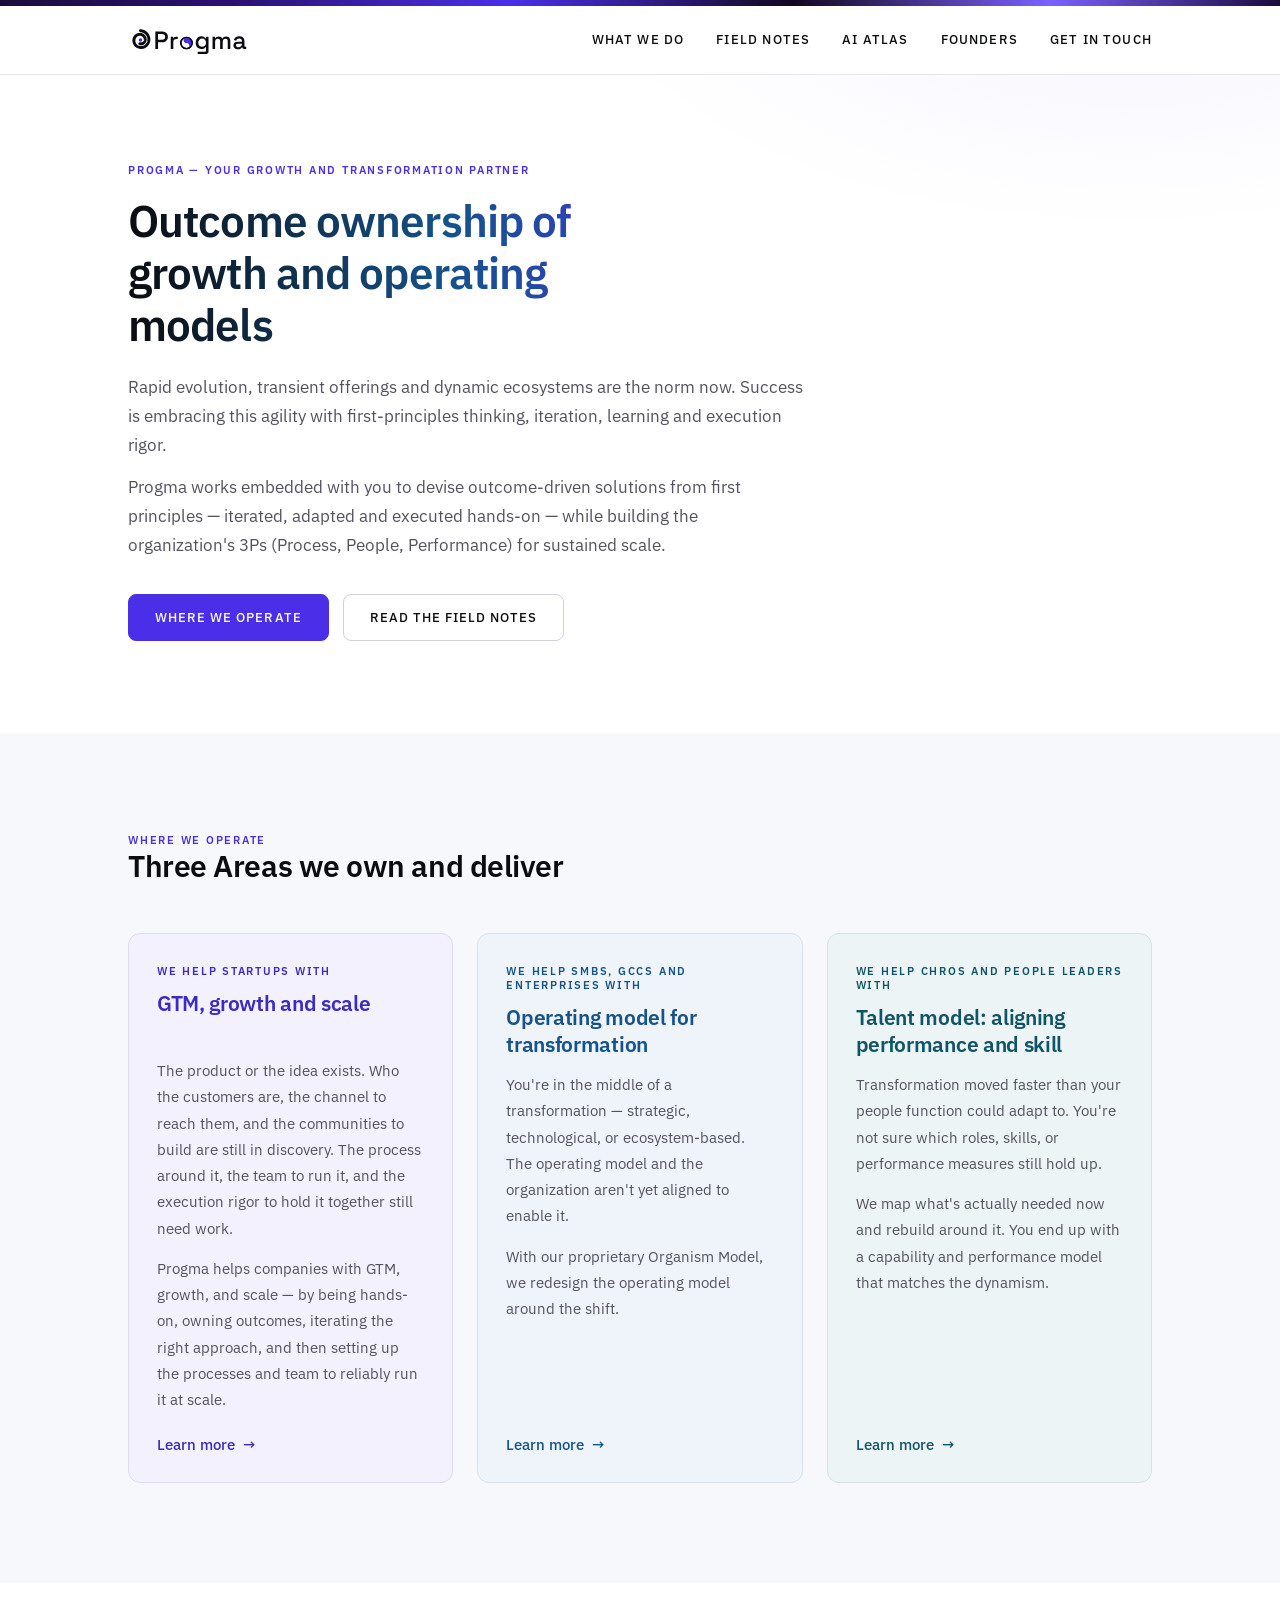
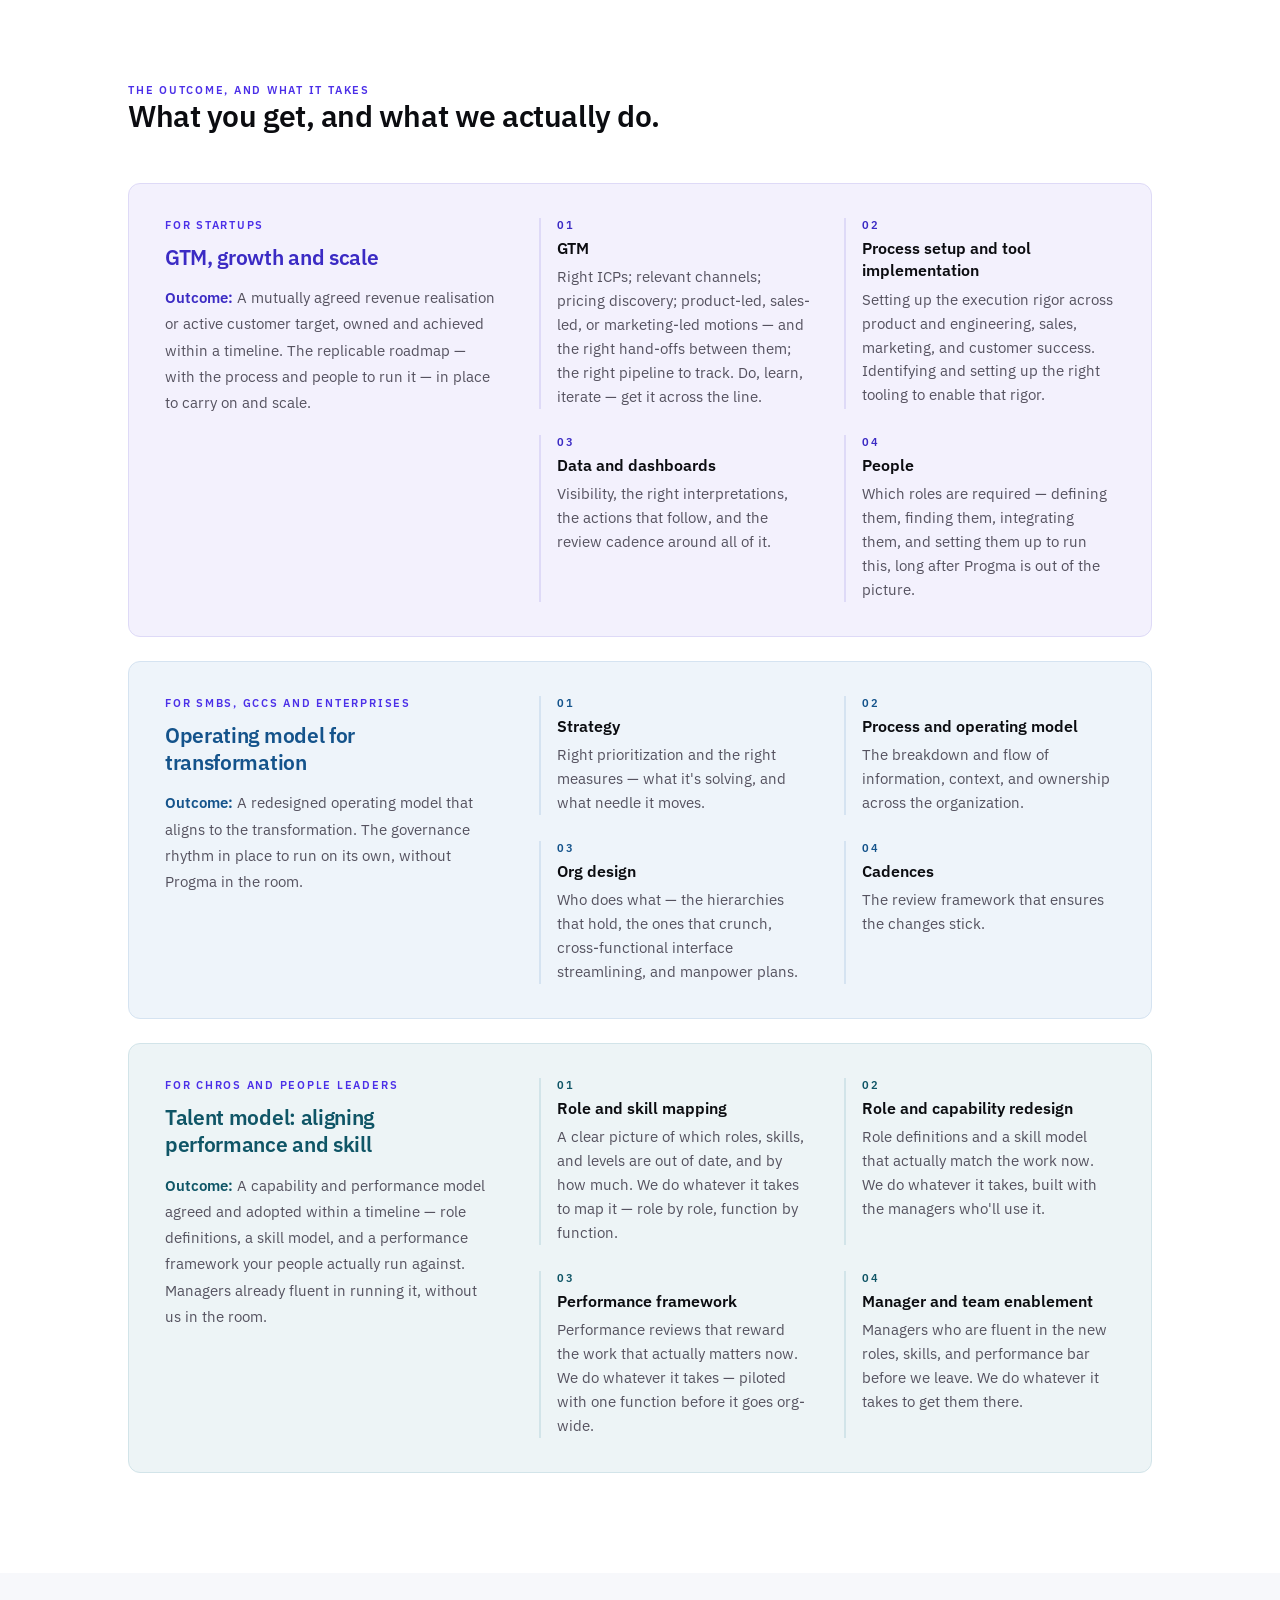
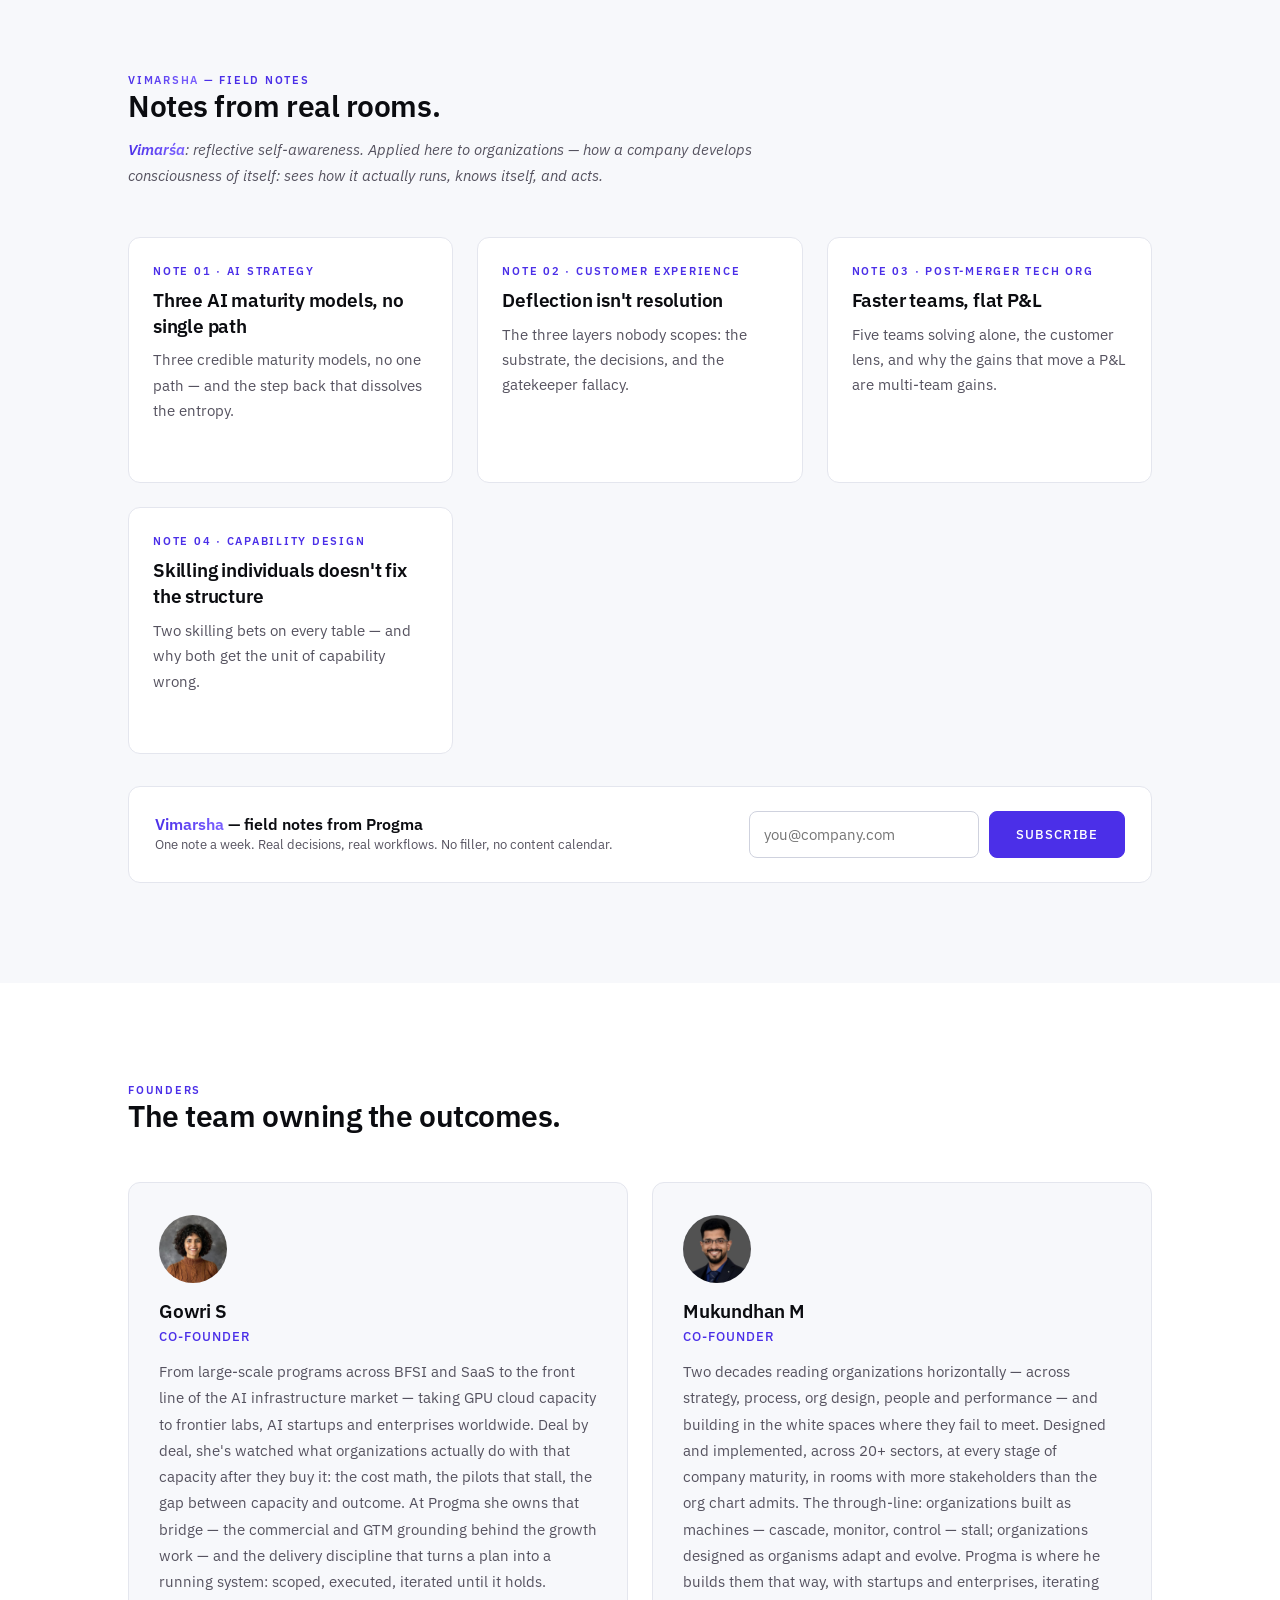
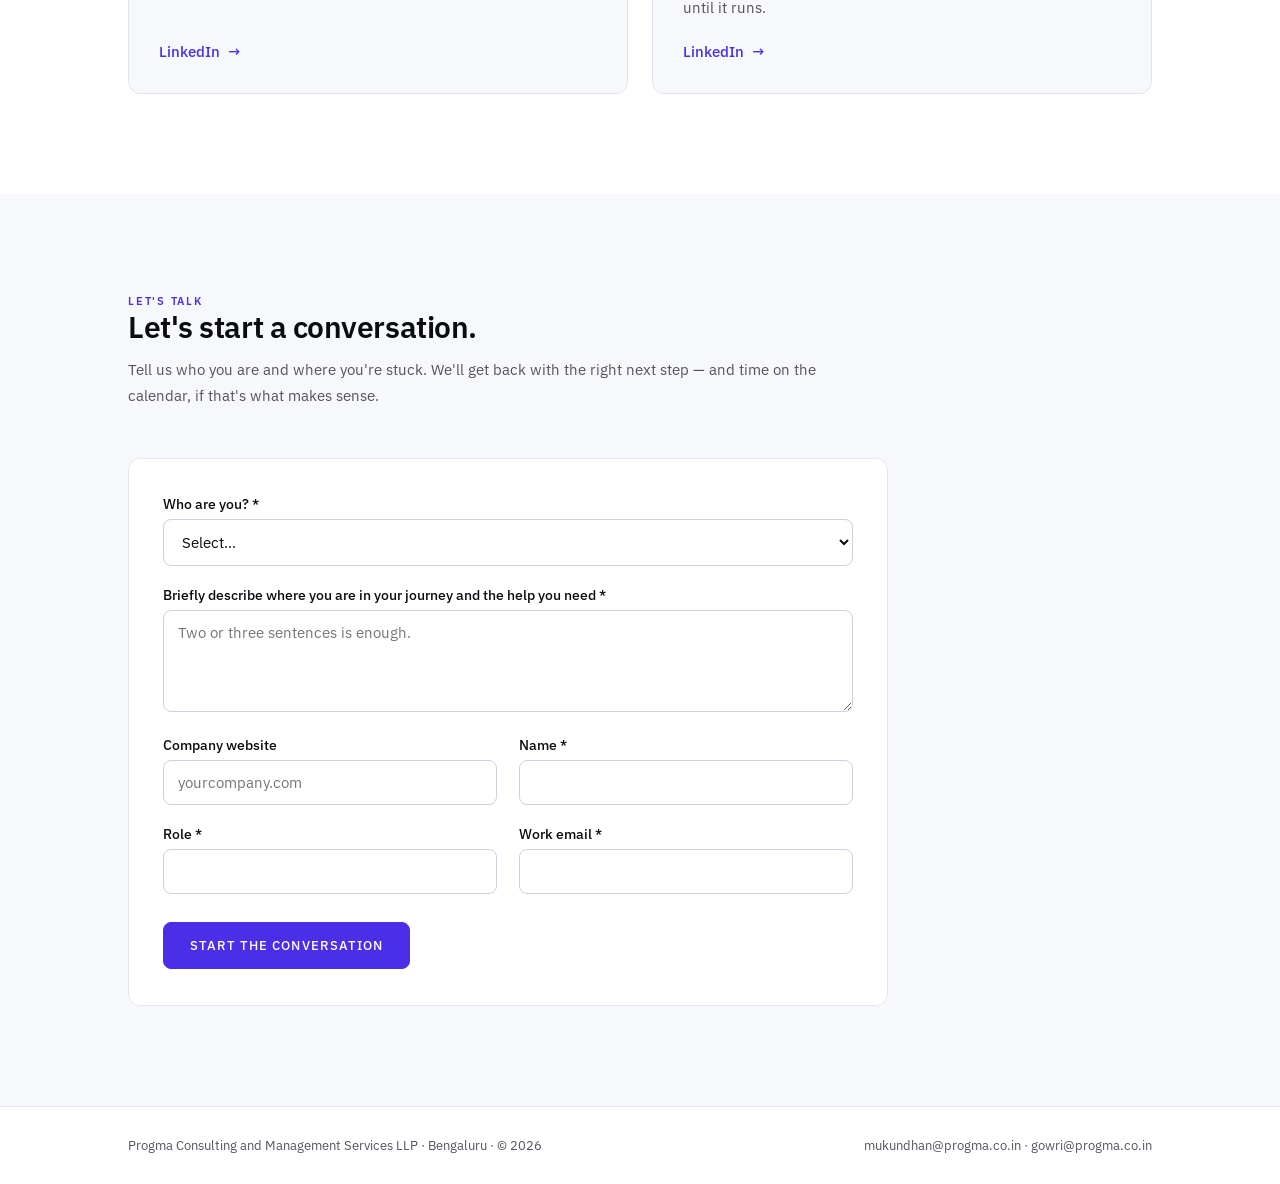
<file: index.html>
<!DOCTYPE html><html lang="en"><head><meta charset="utf-8"><meta name="viewport" content="width=device-width,initial-scale=1">
<title>Progma — outcome ownership of growth and operating models</title>
<meta name="description" content="Progma takes outcome ownership of growth and operating models — embedded with startups, SMBs, enterprises and people leaders, from first principles, iterated and executed hands-on. Bengaluru.">
<meta property="og:title" content="Progma — outcome ownership of growth and operating models"><meta property="og:description" content="Embedded with you — from first principles, iterated and executed hands-on. GTM and growth, operating model transformation, and talent models.">
<meta property="og:image" content="https://www.progma.co.in/assets/og.png"><meta property="og:type" content="website">
<meta property="og:url" content="https://www.progma.co.in/"><link rel="canonical" href="https://www.progma.co.in/">
<meta name="twitter:card" content="summary_large_image">
<link rel="icon" href="/assets/favicon-48.png"><link rel="apple-touch-icon" href="/assets/favicon-192.png">
<link rel="preconnect" href="https://fonts.googleapis.com"><link rel="preconnect" href="https://fonts.gstatic.com" crossorigin>
<link href="https://fonts.googleapis.com/css2?family=IBM+Plex+Sans:wght@400;500;600&display=swap" rel="stylesheet">
<link rel="stylesheet" href="https://assets.calendly.com/assets/external/widget.css">
<link rel="stylesheet" href="/assets/style.css"></head><body>
<div class="strip"></div>
<header><div class="hwrap">
<a href="/"><img class="logo" src="/assets/lockup-light.svg" alt="Progma"></a>
<nav><a href="#areas">What we do</a><a href="#notes">Field notes</a><a href="/atlas/">AI atlas</a><a href="#founders">Founders</a><a href="#read">Get in touch</a></nav>
</div></header>

<section class="hero"><div class="container">
<div class="label">Progma — your growth and transformation partner</div>
<h1>Outcome ownership of growth and operating models</h1>
<p class="lead measure">Rapid evolution, transient offerings and dynamic ecosystems are the norm now. Success is embracing this agility with first-principles thinking, iteration, learning and execution rigor.</p>
<p class="lead measure">Progma works embedded with you to devise outcome-driven solutions from first principles — iterated, adapted and executed hands-on — while building the organization's 3Ps (Process, People, Performance) for sustained scale.</p>
<div class="hero-ctas">
<a class="btn" href="#areas">Where we operate</a>
<a class="btn2" href="#notes">Read the field notes</a>
</div>
</div></section>

<section class="tint" id="areas"><div class="container">
<div class="sec-head"><div class="label">Where we operate</div>
<h2>Three Areas we own and deliver</h2></div>
<div class="grid3">

<a class="card t1" href="#offer-startups">
<div class="label">We help startups with</div>
<div class="card-title">GTM, growth and scale</div>
<p>The product or the idea exists. Who the customers are, the channel to reach them, and the communities to build are still in discovery. The process around it, the team to run it, and the execution rigor to hold it together still need work.</p>
<p>Progma helps companies with GTM, growth, and scale — by being hands-on, owning outcomes, iterating the right approach, and then setting up the processes and team to reliably run it at scale.</p>
<span class="card-link">Learn more <span class="arrow">&rarr;</span></span>
</a>

<a class="card t2" href="#offer-transformation">
<div class="label">We help SMBs, GCCs and enterprises with</div>
<div class="card-title">Operating model for transformation</div>
<p>You're in the middle of a transformation — strategic, technological, or ecosystem-based. The operating model and the organization aren't yet aligned to enable it.</p>
<p>With our proprietary Organism Model, we redesign the operating model around the shift.</p>
<span class="card-link">Learn more <span class="arrow">&rarr;</span></span>
</a>

<a class="card t3" href="#offer-talent">
<div class="label">We help CHROs and people leaders with</div>
<div class="card-title">Talent model: aligning performance and skill</div>
<p>Transformation moved faster than your people function could adapt to. You're not sure which roles, skills, or performance measures still hold up.</p>
<p>We map what's actually needed now and rebuild around it. You end up with a capability and performance model that matches the dynamism.</p>
<span class="card-link">Learn more <span class="arrow">&rarr;</span></span>
</a>

</div>
</div></section>

<section id="offerings"><div class="container">
<div class="sec-head"><div class="label">The outcome, and what it takes</div>
<h2>What you get, and what we actually do.</h2></div>
<div class="bands">

<article class="band t1" id="offer-startups">
<div class="band-head">
<div class="label">For startups</div>
<h3 class="band-title">GTM, growth and scale</h3>
<p class="outcome"><b>Outcome:</b> A mutually agreed revenue realisation or active customer target, owned and achieved within a timeline. The replicable roadmap — with the process and people to run it — in place to carry on and scale.</p>
</div>
<div class="band-items">
<div class="offer-item"><div class="offer-num">01</div><h4>GTM</h4><p>Right ICPs; relevant channels; pricing discovery; product-led, sales-led, or marketing-led motions — and the right hand-offs between them; the right pipeline to track. Do, learn, iterate — get it across the line.</p></div>
<div class="offer-item"><div class="offer-num">02</div><h4>Process setup and tool implementation</h4><p>Setting up the execution rigor across product and engineering, sales, marketing, and customer success. Identifying and setting up the right tooling to enable that rigor.</p></div>
<div class="offer-item"><div class="offer-num">03</div><h4>Data and dashboards</h4><p>Visibility, the right interpretations, the actions that follow, and the review cadence around all of it.</p></div>
<div class="offer-item"><div class="offer-num">04</div><h4>People</h4><p>Which roles are required — defining them, finding them, integrating them, and setting them up to run this, long after Progma is out of the picture.</p></div>
</div>
</article>

<article class="band t2" id="offer-transformation">
<div class="band-head">
<div class="label">For SMBs, GCCs and enterprises</div>
<h3 class="band-title">Operating model for transformation</h3>
<p class="outcome"><b>Outcome:</b> A redesigned operating model that aligns to the transformation. The governance rhythm in place to run on its own, without Progma in the room.</p>
</div>
<div class="band-items">
<div class="offer-item"><div class="offer-num">01</div><h4>Strategy</h4><p>Right prioritization and the right measures — what it's solving, and what needle it moves.</p></div>
<div class="offer-item"><div class="offer-num">02</div><h4>Process and operating model</h4><p>The breakdown and flow of information, context, and ownership across the organization.</p></div>
<div class="offer-item"><div class="offer-num">03</div><h4>Org design</h4><p>Who does what — the hierarchies that hold, the ones that crunch, cross-functional interface streamlining, and manpower plans.</p></div>
<div class="offer-item"><div class="offer-num">04</div><h4>Cadences</h4><p>The review framework that ensures the changes stick.</p></div>
</div>
</article>

<article class="band t3" id="offer-talent">
<div class="band-head">
<div class="label">For CHROs and people leaders</div>
<h3 class="band-title">Talent model: aligning performance and skill</h3>
<p class="outcome"><b>Outcome:</b> A capability and performance model agreed and adopted within a timeline — role definitions, a skill model, and a performance framework your people actually run against. Managers already fluent in running it, without us in the room.</p>
</div>
<div class="band-items">
<div class="offer-item"><div class="offer-num">01</div><h4>Role and skill mapping</h4><p>A clear picture of which roles, skills, and levels are out of date, and by how much. We do whatever it takes to map it — role by role, function by function.</p></div>
<div class="offer-item"><div class="offer-num">02</div><h4>Role and capability redesign</h4><p>Role definitions and a skill model that actually match the work now. We do whatever it takes, built with the managers who'll use it.</p></div>
<div class="offer-item"><div class="offer-num">03</div><h4>Performance framework</h4><p>Performance reviews that reward the work that actually matters now. We do whatever it takes — piloted with one function before it goes org-wide.</p></div>
<div class="offer-item"><div class="offer-num">04</div><h4>Manager and team enablement</h4><p>Managers who are fluent in the new roles, skills, and performance bar before we leave. We do whatever it takes to get them there.</p></div>
</div>
</article>

</div>
</div></section>

<section class="tint" id="notes"><div class="container">
<div class="sec-head"><div class="label"><span class="vim">Vimarsha</span> — field notes</div>
<h2>Notes from real rooms.</h2>
<p style="margin-top:12px"><i><span class="vim">Vimarśa</span>: reflective self-awareness. Applied here to organizations — how a company develops consciousness of itself: sees how it actually runs, knows itself, and acts.</i></p></div>
<div class="notes-grid">
<a class="notecard" href="/notes/three-maps.html"><div class="label">Note 01 · AI strategy</div><h3>Three AI maturity models, no single path</h3><p>Three credible maturity models, no one path — and the step back that dissolves the entropy.</p><span class="note-read">Read note <span class="arrow">&rarr;</span></span></a>
<a class="notecard" href="/notes/every-call-answered.html"><div class="label">Note 02 · Customer experience</div><h3>Deflection isn't resolution</h3><p>The three layers nobody scopes: the substrate, the decisions, and the gatekeeper fallacy.</p><span class="note-read">Read note <span class="arrow">&rarr;</span></span></a>
<a class="notecard" href="/notes/every-team-faster.html"><div class="label">Note 03 · Post-merger tech org</div><h3>Faster teams, flat P&amp;L</h3><p>Five teams solving alone, the customer lens, and why the gains that move a P&amp;L are multi-team gains.</p><span class="note-read">Read note <span class="arrow">&rarr;</span></span></a>
<a class="notecard" href="/notes/skilling-bets.html"><div class="label">Note 04 · Capability design</div><h3>Skilling individuals doesn't fix the structure</h3><p>Two skilling bets on every table — and why both get the unit of capability wrong.</p><span class="note-read">Read note <span class="arrow">&rarr;</span></span></a>
</div>
<div class="subband">
<div><h4><span class="vim">Vimarsha</span> — field notes from Progma</h4>
<div class="cap">One note a week. Real decisions, real workflows. No filler, no content calendar.</div></div>
<form action="https://formspree.io/f/mrenplyg" method="POST" class="inline-form">
<input type="email" name="email" required placeholder="you@company.com">
<button class="btn" type="submit">Subscribe</button></form></div>
</div></section>

<section id="founders"><div class="container">
<div class="sec-head"><div class="label">Founders</div>
<h2>The team owning the outcomes.</h2></div>
<div class="grid2">

<div class="founder">
<img src="/assets/gowri.jpg" alt="Gowri S">
<h3>Gowri S</h3>
<div class="role">Co-founder</div>
<p>From large-scale programs across BFSI and SaaS to the front line of the AI infrastructure market — taking GPU cloud capacity to frontier labs, AI startups and enterprises worldwide. Deal by deal, she's watched what organizations actually do with that capacity after they buy it: the cost math, the pilots that stall, the gap between capacity and outcome. At Progma she owns that bridge — the commercial and GTM grounding behind the growth work — and the delivery discipline that turns a plan into a running system: scoped, executed, iterated until it holds.</p>
<a class="founder-link" href="https://www.linkedin.com/in/gowrisethu/" target="_blank" rel="noopener">LinkedIn <span class="arrow">&rarr;</span></a>
</div>

<div class="founder">
<img src="/assets/mukundhan.jpg" alt="Mukundhan M">
<h3>Mukundhan M</h3>
<div class="role">Co-founder</div>
<p>Two decades reading organizations horizontally — across strategy, process, org design, people and performance — and building in the white spaces where they fail to meet. Designed and implemented, across 20+ sectors, at every stage of company maturity, in rooms with more stakeholders than the org chart admits. The through-line: organizations built as machines — cascade, monitor, control — stall; organizations designed as organisms adapt and evolve. Progma is where he builds them that way, with startups and enterprises, iterating until it runs.</p>
<a class="founder-link" href="https://www.linkedin.com/in/mukundhan-m-6b95ab28/" target="_blank" rel="noopener">LinkedIn <span class="arrow">&rarr;</span></a>
</div>

</div>
</div></section>

<section class="tint" id="read"><div class="container">
<div class="sec-head"><div class="label">Let's talk</div>
<h2>Let's start a conversation.</h2>
<p style="margin-top:12px">Tell us who you are and where you're stuck. We'll get back with the right next step — and time on the calendar, if that's what makes sense.</p></div>
<form action="https://formspree.io/f/mkodjzvl" method="POST" class="formcard" id="talk-form" novalidate>
<label>Who are you? *</label>
<select name="persona" required>
<option value="">Select…</option>
<option>A startup looking for GTM, growth and scale</option>
<option>An SMB or enterprise looking for transformation</option>
<option>A CHRO or people leader looking for talent models</option>
</select>
<label>Briefly describe where you are in your journey and the help you need *</label>
<textarea name="journey" rows="4" required placeholder="Two or three sentences is enough."></textarea>
<div class="fgrid">
<div><label>Company website</label><input name="company_website" placeholder="yourcompany.com"></div>
<div><label>Name *</label><input name="name" required></div>
<div><label>Role *</label><input name="role" required></div>
<div><label>Work email *</label><input type="email" name="email" required></div>
</div>
<button class="btn" type="submit" style="margin-top:28px" id="talk-submit">Start the conversation</button>
<p class="form-error" id="talk-error" hidden>That didn't go through. Please try again, or email <a href="mailto:mukundhan@progma.co.in">mukundhan@progma.co.in</a> directly.</p>
</form>

<div class="formcard confirm" id="talk-confirm">
<div class="confirm-mark" aria-hidden="true"><svg width="20" height="20" viewBox="0 0 24 24" fill="none" stroke="currentColor" stroke-width="2.5" stroke-linecap="round" stroke-linejoin="round"><polyline points="20 6 9 17 4 12"></polyline></svg></div>
<h3 id="confirm-title">Your request is in.</h3>
<p id="confirm-body">Now pick a time that suits you. Once you've chosen a slot, the calendar invite lands in your inbox straight away.</p>
<dl class="confirm-meta" id="confirm-meta"></dl>
<a class="btn" id="book-btn" href="https://calendly.com/mukundhan-progma/ai-transformation-exploration" target="_blank" rel="noopener">Pick your time</a>
</div>
</div></section>

<footer><div class="fwrap"><div>Progma Consulting and Management Services LLP · Bengaluru · © 2026</div>
<div><a href="mailto:mukundhan@progma.co.in">mukundhan@progma.co.in</a> · <a href="mailto:gowri@progma.co.in">gowri@progma.co.in</a></div></div></footer>

<script src="https://assets.calendly.com/assets/external/widget.js" async></script>
<script>
(function(){
  var CAL = "https://calendly.com/mukundhan-progma/ai-transformation-exploration";
  var form = document.getElementById('talk-form');
  if (!form) return;
  var submit  = document.getElementById('talk-submit');
  var errBox  = document.getElementById('talk-error');
  var panel   = document.getElementById('talk-confirm');
  var title   = document.getElementById('confirm-title');
  var body    = document.getElementById('confirm-body');
  var meta    = document.getElementById('confirm-meta');
  var bookBtn = document.getElementById('book-btn');
  var sentAt = null, email = '', name = '';

  function stamp(d){
    return d.toLocaleString(undefined,{weekday:'short',day:'numeric',month:'short',year:'numeric',
                                       hour:'numeric',minute:'2-digit',timeZoneName:'short'});
  }
  function rows(pairs){
    meta.innerHTML = pairs.map(function(r){
      return '<dt>'+r[0]+'</dt><dd>'+r[1]+'</dd>';
    }).join('');
  }
  function esc(s){ return String(s).replace(/[&<>"]/g,function(c){
    return {'&':'&amp;','<':'&lt;','>':'&gt;','"':'&quot;'}[c]; }); }

  form.addEventListener('submit', function(e){
    e.preventDefault();
    errBox.hidden = true;
    if (!form.checkValidity()) { form.reportValidity(); return; }

    var data = new FormData(form);
    name  = esc(data.get('name')  || '');
    email = esc(data.get('email') || '');
    submit.disabled = true;
    submit.textContent = 'Sending…';

    var done = function(ok){
      submit.disabled = false;
      submit.textContent = 'Start the conversation';
      if (!ok) { errBox.hidden = false; return; }
      sentAt = new Date();
      form.style.display = 'none';
      panel.setAttribute('data-show','1');
      rows([['Request sent', stamp(sentAt)], ['Name', name], ['We\'ll reply to', email]]);
      panel.scrollIntoView({behavior:'smooth', block:'center'});
    };

    if (form.dataset.demo === '1') { setTimeout(function(){ done(true); }, 450); return; }

    fetch(form.action, {method:'POST', body:data, headers:{'Accept':'application/json'}})
      .then(function(r){ done(r.ok); })
      .catch(function(){ done(false); });
  });

  // Calendly popup when its widget is available; plain new-tab link otherwise
  bookBtn.addEventListener('click', function(e){
    if (window.Calendly && typeof window.Calendly.initPopupWidget === 'function') {
      e.preventDefault();
      window.Calendly.initPopupWidget({url: CAL});
    }
  });

  // Calendly tells us the moment a slot is confirmed
  window.addEventListener('message', function(e){
    if (!e.data || e.data.event !== 'calendly.event_scheduled') return;
    var bookedAt = new Date();
    title.textContent = 'Conversation booked.';
    body.textContent  = 'The slot you picked and the calendar invite are already on their way to your inbox.';
    rows([['Request sent', sentAt ? stamp(sentAt) : '—'],
          ['Booked',       stamp(bookedAt)],
          ['Invite sent to', email || 'your inbox']]);
    bookBtn.textContent = 'Change or cancel your slot';
    panel.setAttribute('data-booked','1');
  });
})();
</script>
</body></html>
</file>
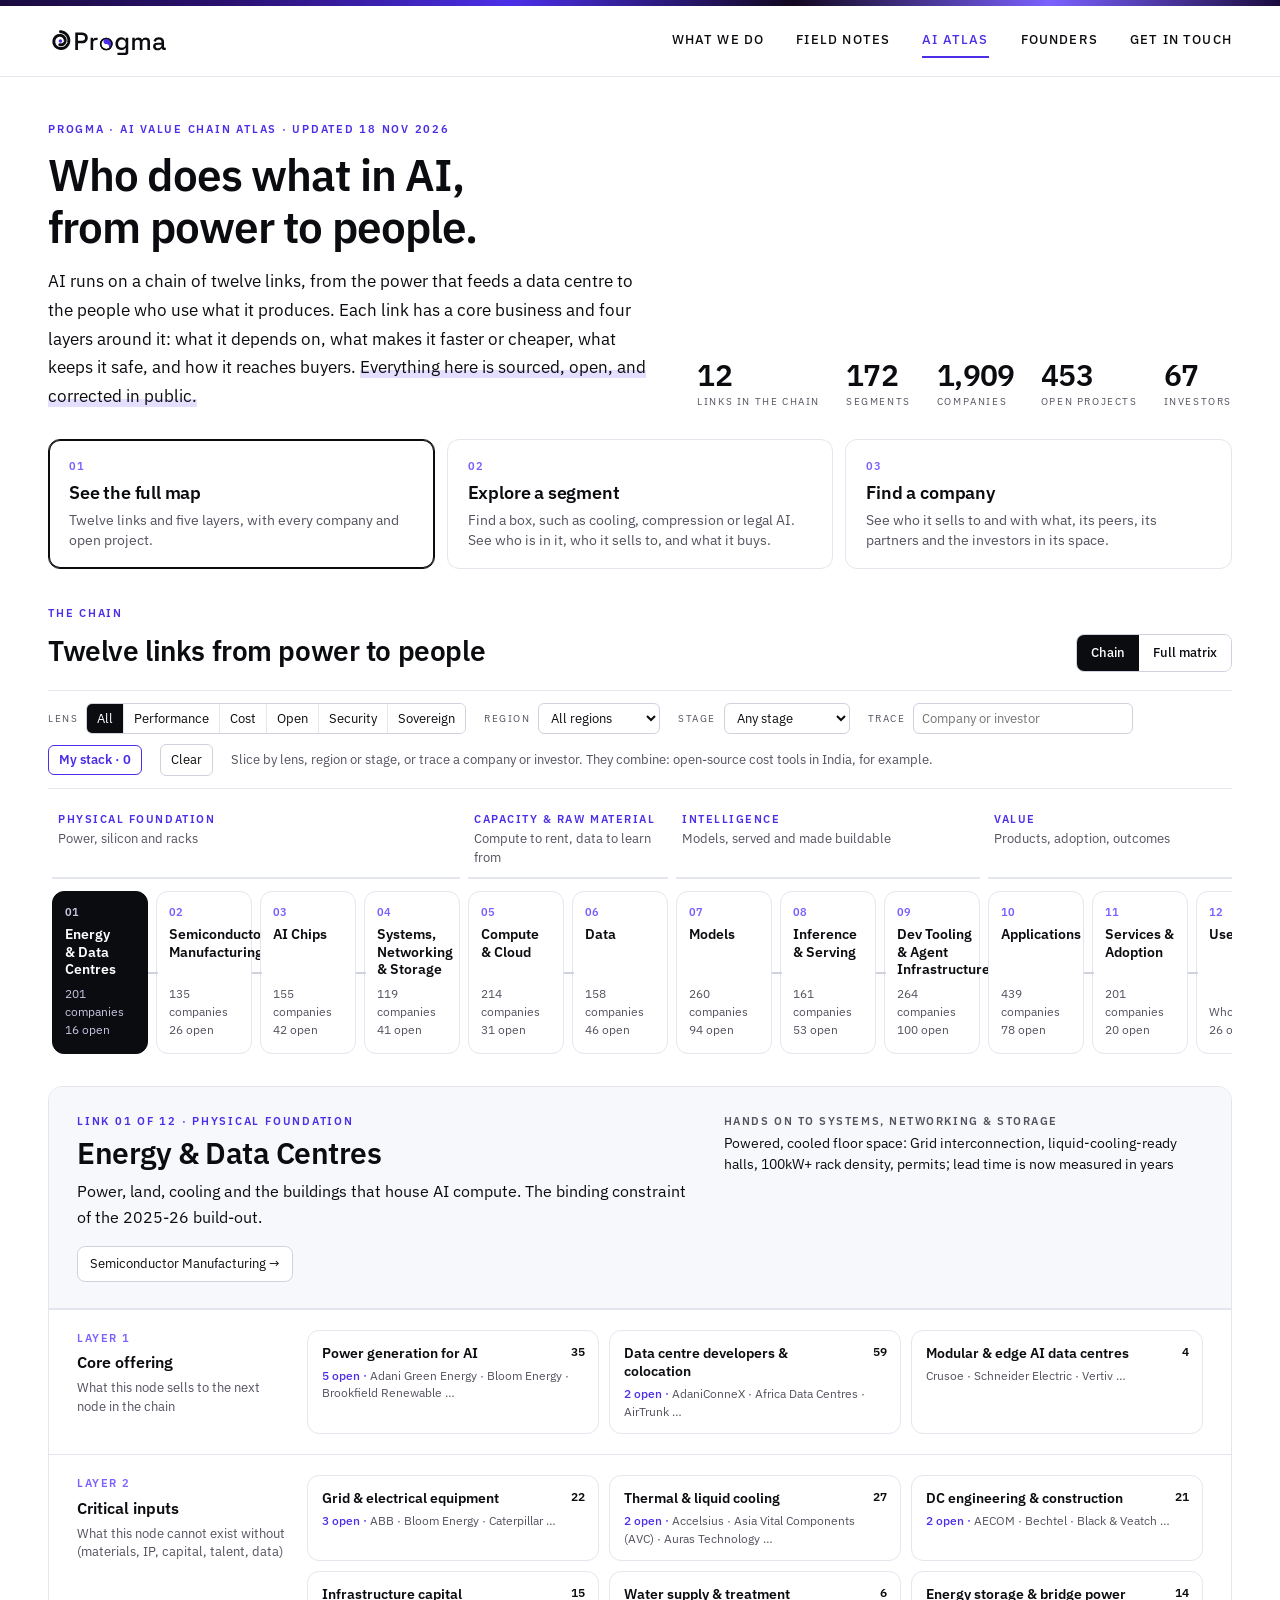
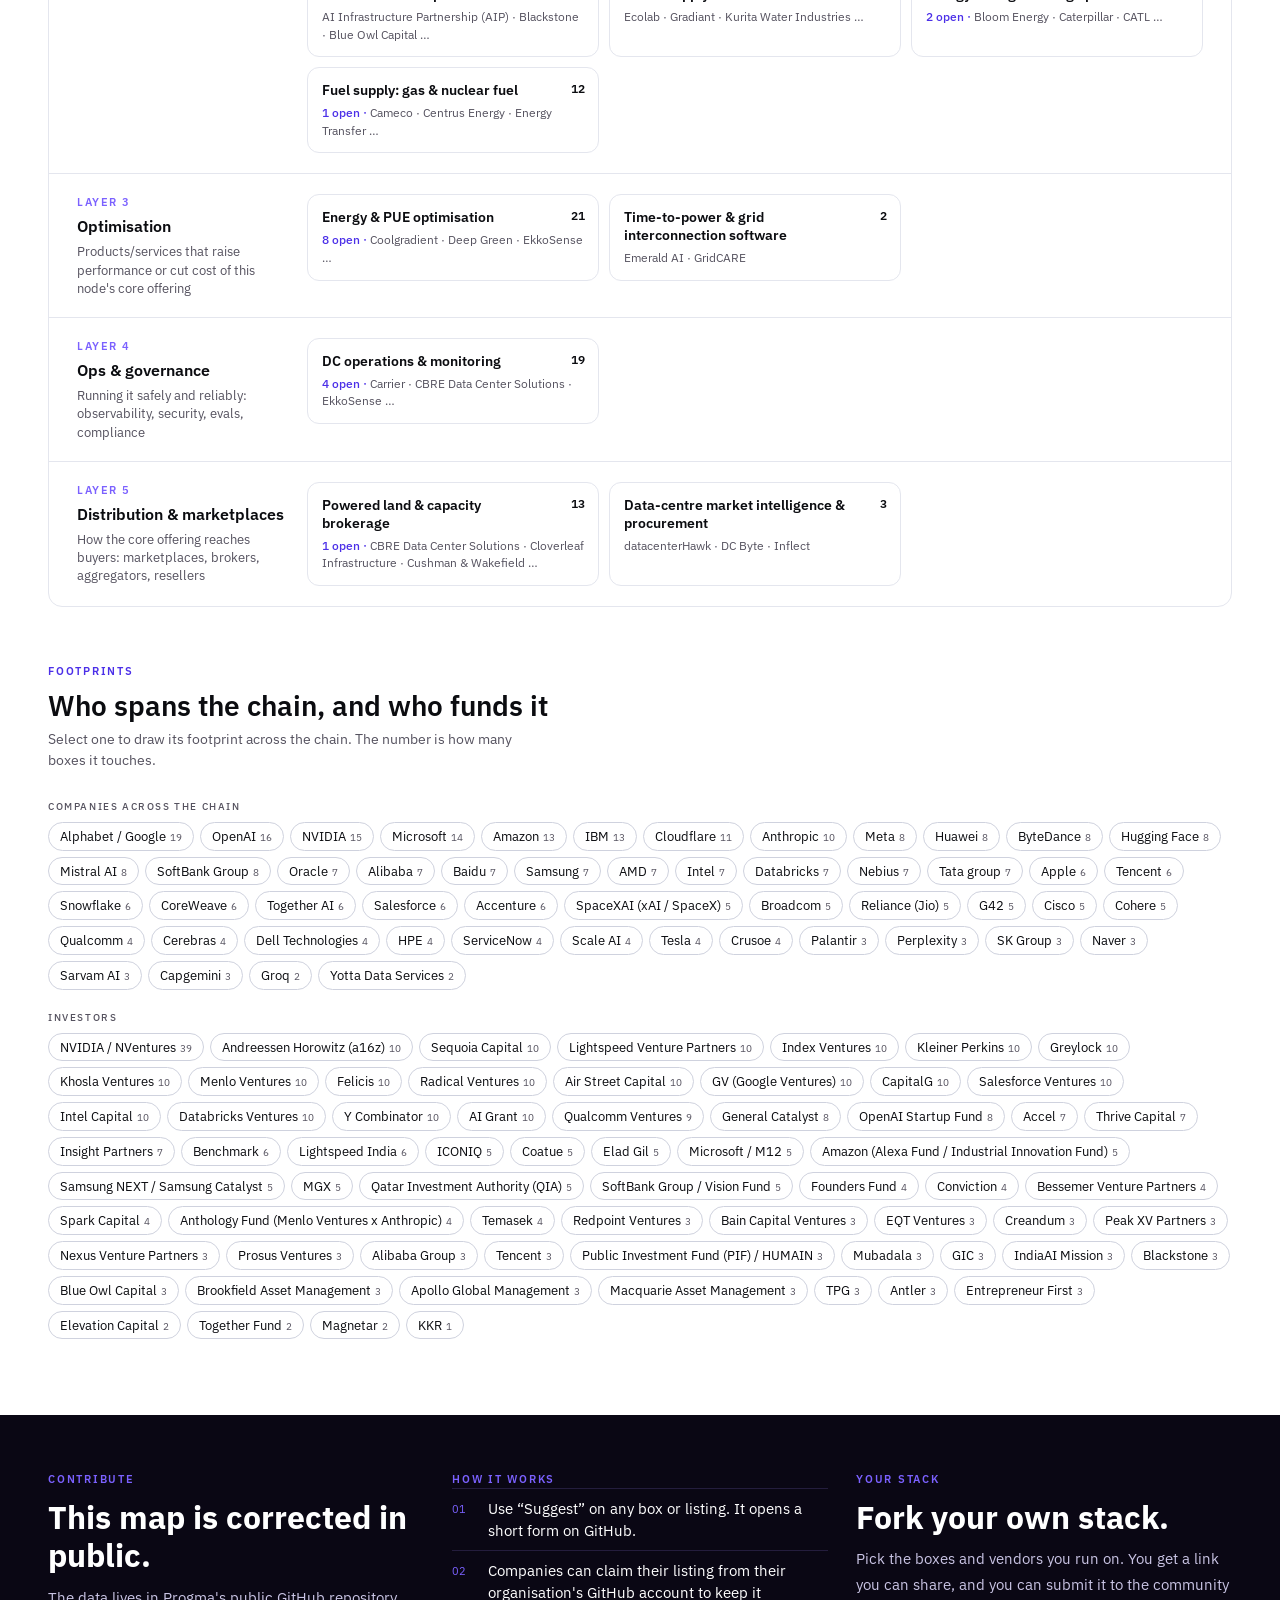
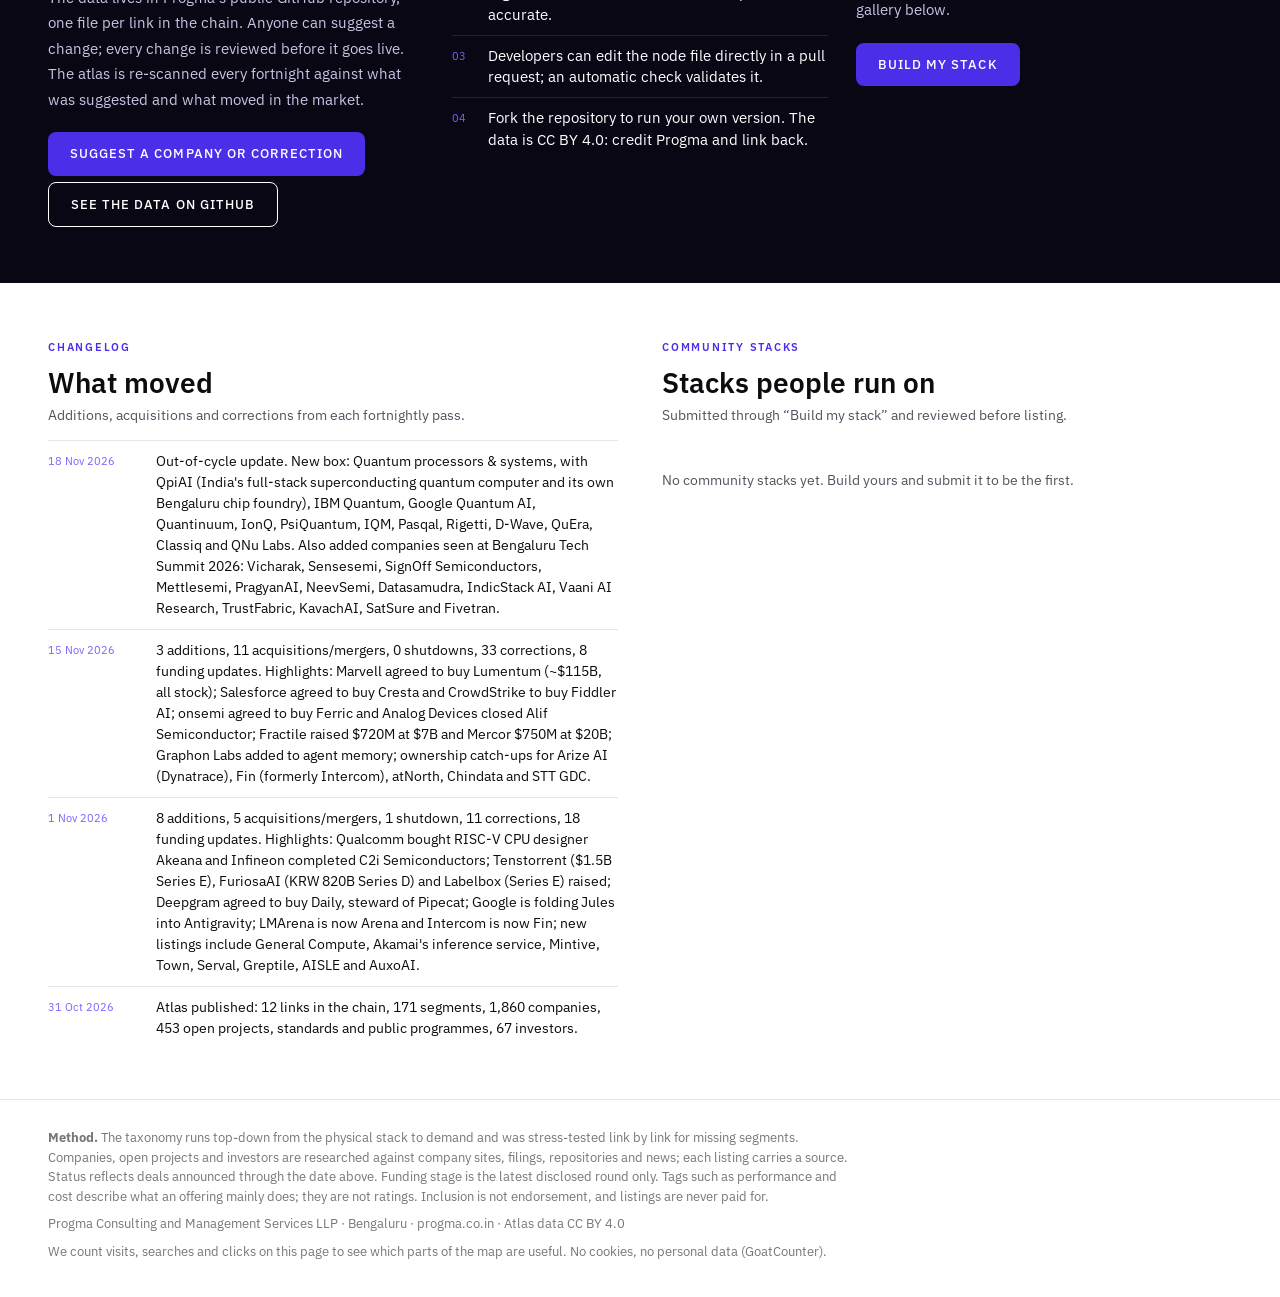
<file: atlas/index.html>
<!DOCTYPE html><html lang="en"><head><meta charset="utf-8"><meta name="viewport" content="width=device-width,initial-scale=1,viewport-fit=cover">
<title>AI Value Chain Atlas · Progma</title>
<meta name="claude:viewport-fit-sides" content="cover">
<meta name="description" content="Who does what across the AI value chain, from power and silicon to models, inference, tooling, applications, services and users. Open, sourced and updated every fortnight.">
<meta property="og:title" content="AI Value Chain Atlas · Progma"><meta property="og:description" content="Who does what across the AI value chain. Open, sourced, updated every fortnight.">
<meta property="og:image" content="https://www.progma.co.in/assets/og.png"><meta property="og:type" content="website">
<link rel="icon" href="/assets/favicon-48.png">
<link rel="preconnect" href="https://fonts.googleapis.com"><link rel="preconnect" href="https://fonts.gstatic.com" crossorigin>
<link rel="stylesheet" href="https://fonts.googleapis.com/css2?family=IBM+Plex+Sans:wght@400;500;600&display=swap">
<style>
/* Layout: a schematic board on the Progma grid. Columns = links in the chain, rows = support layers; traces in violet. Light-only, per the Progma site. */
@font-face{font-family:Plex;src:url(/assets/plex-400.woff2) format('woff2');font-weight:400;font-display:swap}
@font-face{font-family:Plex;src:url(/assets/plex-500.woff2) format('woff2');font-weight:500;font-display:swap}
:root{
  --white:#FFFFFF; --ink:#0B0C10; --violet:#4B2FE8; --peri:#7B61FF; --deep:#0A0714; --tint:#F7F8FB;
  --line:#E4E6EE; --line2:#CFD2DE; --muted:#55525F; --fine:#8A8799; --swipe:#E4DEFF; --vsoft:#EEEAFF;
  --f-head:"IBM Plex Sans",Plex,system-ui,-apple-system,sans-serif; --f-body:"IBM Plex Sans",Plex,system-ui,-apple-system,sans-serif; --f-mono:"IBM Plex Sans",Plex,system-ui,sans-serif;
  color-scheme:light;
}
*{box-sizing:border-box}
html,body{background:var(--white);color:var(--ink)}
body{margin:0;font-family:var(--f-body);font-size:14px;line-height:1.5}
a{color:var(--violet)}
button,select,input{font:inherit;color:inherit}
:focus-visible{outline:2px solid var(--violet);outline-offset:2px}
[hidden]{display:none!important}
.strip{height:6px;background:linear-gradient(90deg,#1A0B3E 0%,#2A1170 18%,#4B2FE8 40%,#12081F 62%,#7B61FF 82%,#1A0B3E 100%)}
.wrap{padding-left:max(16px,clamp(22px,5vw,48px),env(safe-area-inset-left,0px));padding-right:max(16px,clamp(22px,5vw,48px),env(safe-area-inset-right,0px))}
.site{border-bottom:1px solid var(--line);background:rgba(255,255,255,.92)}
.site .in{display:flex;justify-content:space-between;align-items:center;gap:24px;padding-block:18px;max-width:1440px;margin:0 auto}
.site svg{height:32px;width:auto;display:block}
.site nav{display:flex;align-items:center;gap:32px;flex-wrap:wrap}
.site nav a{color:var(--ink);text-decoration:none;font-size:13px;font-weight:500;letter-spacing:.09em;text-transform:uppercase;padding:6px 0;border-bottom:2px solid transparent}.site nav a:hover,.site nav a[aria-current]{color:var(--violet);border-bottom-color:var(--violet)}
.label{font-size:11px;font-weight:600;letter-spacing:.16em;text-transform:uppercase;color:var(--violet)}
.top{padding-block:44px 22px;max-width:1440px;margin:0 auto;display:grid;grid-template-columns:minmax(0,1fr) auto;gap:20px 40px;align-items:end}
h1{font-family:var(--f-head);font-weight:600;font-size:clamp(30px,3.6vw,44px);line-height:1.18;letter-spacing:-.02em;margin:12px 0 14px;text-wrap:balance}
.lede{font-size:17px;line-height:1.7;max-width:70ch;margin:0;color:var(--ink)}
.lede em{font-style:normal;background:linear-gradient(transparent 62%,var(--swipe) 62%)}
.stats{display:flex;gap:26px;flex-wrap:wrap}
.stat b{display:block;font-family:var(--f-head);font-size:30px;font-weight:600;letter-spacing:-.02em;font-variant-numeric:tabular-nums;line-height:1}
.stat span{font-family:var(--f-mono);font-size:10px;letter-spacing:1.6px;text-transform:uppercase;color:var(--muted)}
.ctas{display:flex;gap:10px;flex-wrap:wrap;margin-top:22px}
.btn{display:inline-block;background:var(--violet);color:#fff;border:1.5px solid var(--violet);font-size:13px;font-weight:500;letter-spacing:.08em;text-transform:uppercase;padding:12px 22px;border-radius:8px;text-decoration:none;border:0;cursor:pointer}
.btn2{display:inline-block;border:1.5px solid var(--ink);background:transparent;color:var(--ink);font-size:13px;font-weight:500;letter-spacing:.08em;text-transform:uppercase;padding:12px 22px;border-radius:8px;text-decoration:none;cursor:pointer}

/* Controls */
.controls{background:var(--white);border-block:1px solid var(--line);padding-block:12px;margin:0 auto 22px;max-width:1440px}
.controls .in{max-width:1440px;margin:0 auto;display:flex;flex-wrap:wrap;gap:10px 18px;align-items:center}
.ctl{display:flex;align-items:center;gap:8px;min-width:0}
.ctl>label,.ctl>.lb{font-family:var(--f-mono);font-size:10px;letter-spacing:1.5px;text-transform:uppercase;color:var(--muted)}
.seg{display:flex;flex-wrap:wrap;border:1px solid var(--line2);border-radius:6px;overflow:hidden}
.seg button{border:0;background:var(--white);padding:5px 10px;cursor:pointer;font-size:13px;border-right:1px solid var(--line)}
.seg button:last-child{border-right:0}
.seg button[aria-pressed="true"]{background:var(--ink);color:#fff}
select,input[type=search]{background:var(--white);border:1px solid var(--line2);border-radius:6px;padding:5px 8px;font-size:13px;max-width:100%}
input[type=search]{width:220px}
.reset{border:1px solid var(--line2);background:transparent;border-radius:6px;padding:5px 10px;cursor:pointer;font-size:13px}
.mystack{border:1.5px solid var(--violet);color:var(--violet);background:var(--white);border-radius:6px;padding:4px 10px;cursor:pointer;font-size:13px;font-weight:600}
.mystack[aria-pressed="true"]{background:var(--violet);color:#fff}
.slice-note{flex-basis:100%;font-size:13px;color:var(--muted);min-height:1.2em;max-width:110ch}
.slice-note b{color:var(--ink)}
body::before{content:"";position:fixed;inset:0 0 auto;height:env(safe-area-inset-top,0px);z-index:30;background:var(--white)}

/* Board */
.board-scroll{overflow-x:auto;padding-bottom:10px;margin-top:14px}
.board{position:relative;display:grid;grid-template-columns:118px var(--cols);width:max-content;min-width:100%}
.lane{grid-column:1 / -1;height:62px;position:relative;border-bottom:1px dashed var(--line2)}
.lane-hint{position:sticky;left:0;display:inline-block;padding:22px 0 0 4px;font-size:11px;letter-spacing:1px;color:var(--fine);font-family:var(--f-mono)}
.tpill{position:absolute;top:12px;transform:translateX(-50%);background:var(--violet);color:#fff;border-radius:999px;padding:6px 14px;font-weight:600;font-size:13px;white-space:nowrap;z-index:3;cursor:pointer;border:0}
.tpill small{font-weight:400;opacity:.85;margin-left:6px}
.colhead{padding:12px 10px 10px;border-left:1px solid var(--line);background:var(--white)}
.colhead .idx{font-family:var(--f-mono);font-size:10px;letter-spacing:1.2px;color:var(--peri)}
.colhead h2{font-family:var(--f-head);font-size:17px;font-weight:600;margin:4px 0 4px;line-height:1.15;text-wrap:balance}
.colhead p{margin:0;font-size:12px;color:var(--muted);line-height:1.4}
.colhead .tbtn{margin-top:8px;border:1px solid var(--line2);background:transparent;border-radius:4px;font-size:10px;letter-spacing:1px;padding:3px 7px;cursor:pointer;font-family:var(--f-mono);color:var(--muted);text-transform:uppercase}
.colhead .tbtn:hover{color:var(--violet);border-color:var(--violet)}
.corner{position:sticky;left:0;z-index:4;background:var(--white)}
.rowhead{position:sticky;left:0;z-index:4;padding:12px 10px 10px 2px;border-top:1px solid var(--line);background:var(--white)}
.rowhead .k{font-family:var(--f-mono);font-size:10px;color:var(--peri);letter-spacing:1.2px}
.rowhead b{display:block;font-family:var(--f-head);font-size:14px;margin-top:2px}
.rowhead span{font-size:11px;color:var(--muted);line-height:1.35;display:block;margin-top:3px}
.cell{border-top:1px solid var(--line);border-left:1px solid var(--line);padding:8px;display:grid;grid-template-columns:repeat(var(--sub,1),minmax(0,1fr));gap:6px;align-content:start;background:var(--lbg)}
.box{position:relative;text-align:left;border:1px solid var(--line);background:var(--white);border-radius:8px;padding:8px 9px;cursor:pointer;display:block;width:100%;transition:opacity .15s,border-color .15s}
.box:hover{border-color:var(--violet)}
.box .bn{font-weight:600;font-size:12.5px;line-height:1.25;display:block;padding-right:34px}
.box .bc{position:absolute;right:8px;top:7px;font-family:var(--f-mono);font-size:10.5px;color:var(--muted);font-variant-numeric:tabular-nums;text-align:right}
.box .bp i{font-style:normal;color:var(--violet);font-weight:500}
.box .bp{display:block;margin-top:4px;font-size:11px;color:var(--muted);line-height:1.35}
.dense .box .bp{display:none}
.box.off{opacity:.25}
.box.buy{border-color:var(--ink);box-shadow:0 0 0 1px var(--ink)}
.box.self{background:var(--deep);border-color:var(--deep)}
.box.self .bn,.box.self .bp{color:#fff}.box.self .bc,.box.self .sticker{color:var(--peri)}
.box.traced{border-color:var(--violet);box-shadow:0 0 0 2px var(--violet);z-index:3;opacity:1}
.box .off-tag{display:none}
.box.traced .off-tag{display:block;margin-top:5px;font-size:11px;background:var(--vsoft);color:var(--ink);border-radius:4px;padding:3px 6px;line-height:1.3}
.sticker{display:none;font-family:var(--f-mono);font-size:9.5px;letter-spacing:1.2px;text-transform:uppercase;margin-top:5px;color:var(--ink)}
.box.self .sticker,.box.buy .sticker{display:block}
.box .mine{display:none;position:absolute;left:-4px;top:-4px;width:10px;height:10px;border-radius:50%;background:var(--violet);border:2px solid var(--white)}
.box.has-mine .mine{display:block}
svg.traces{position:absolute;inset:0;pointer-events:none;z-index:2;overflow:visible}
svg.traces path{fill:none;stroke:var(--violet);stroke-width:1.3;opacity:.45}
svg.traces circle{fill:var(--violet)}

/* Guided view */
#guided,#matrix{scroll-margin-top:16px}
.views{display:flex;justify-content:space-between;align-items:end;gap:16px;flex-wrap:wrap;max-width:1440px;margin:36px auto 18px}
.views h2{font-family:var(--f-head);font-weight:600;font-size:clamp(22px,2.4vw,28px);letter-spacing:-.015em;margin:8px 0 0}
.vtabs{display:flex;border:1px solid var(--line2);border-radius:8px;overflow:hidden}
.vtabs button{border:0;background:var(--white);padding:8px 14px;font-size:13px;font-weight:500;cursor:pointer}
.vtabs button[aria-pressed="true"]{background:var(--ink);color:#fff}
.chainwrap{max-width:1440px;margin:0 auto;overflow-x:auto;padding-bottom:6px}
.chainrow{display:grid;grid-template-columns:repeat(12,minmax(104px,1fr));gap:0;min-width:1180px;position:relative}
.phase{grid-row:1;padding:0 6px 10px;border-bottom:2px solid var(--line);margin:0 4px 12px}
.phase b{display:block;font-size:11px;font-weight:600;letter-spacing:.14em;text-transform:uppercase;color:var(--violet)}
.phase span{display:block;font-size:12.5px;color:var(--muted);margin-top:2px}
.tile{grid-row:2;position:relative;margin:0 4px;text-align:left;border:1px solid var(--line);background:var(--white);border-radius:12px;padding:12px 12px 14px;cursor:pointer;transition:border-color .15s,background .15s,opacity .15s;min-height:128px;display:flex;flex-direction:column;gap:6px}
.tile:hover{border-color:var(--violet)}
.tile .ix{font-size:11px;font-weight:600;color:var(--peri);font-variant-numeric:tabular-nums}
.tile .tn{font-weight:600;font-size:14px;line-height:1.25;text-wrap:balance}
.tile .tc{margin-top:auto;font-size:12px;color:var(--muted);font-variant-numeric:tabular-nums}
.tile .tb{position:absolute;top:10px;right:10px;font-size:10.5px;font-weight:600;border-radius:999px;padding:1px 7px;background:var(--violet);color:#fff}
.tile[aria-current="true"]{background:var(--ink);border-color:var(--ink);color:#fff}
.tile[aria-current="true"] .tc,.tile[aria-current="true"] .ix{color:#C9C4E4}
.tile.dim{opacity:.35}
.tile.you{box-shadow:inset 0 0 0 2px var(--violet)}
.tile+.tile::before{content:"";position:absolute;left:-9px;top:50%;width:10px;height:2px;background:var(--line2)}
.nodeview{max-width:1440px;margin:26px auto 0;border:1px solid var(--line);border-radius:14px;overflow:hidden}
.nvhead{display:grid;grid-template-columns:minmax(0,1.3fr) minmax(0,1fr);gap:24px;padding:26px 28px;background:var(--tint);border-bottom:1px solid var(--line)}
.nvhead h3{font-family:var(--f-head);font-weight:600;font-size:clamp(24px,2.6vw,30px);letter-spacing:-.015em;margin:6px 0 8px;line-height:1.2}
.nvhead p{margin:0;font-size:15.5px;line-height:1.65;max-width:62ch}
.hand{font-size:13.5px;line-height:1.55;display:grid;gap:12px;align-content:start}
.hand div b{display:block;font-size:11px;font-weight:600;letter-spacing:.14em;text-transform:uppercase;color:var(--muted);margin-bottom:3px}
.hand .none{color:var(--fine)}
.nvnav{display:flex;gap:8px;margin-top:16px;flex-wrap:wrap}
.nvnav button{border:1px solid var(--line2);background:var(--white);border-radius:8px;padding:7px 12px;font-size:13px;cursor:pointer}
.nvnav button:hover{border-color:var(--violet);color:var(--violet)}
.lrow{display:grid;grid-template-columns:210px minmax(0,1fr);gap:20px;padding:20px 28px;border-top:1px solid var(--line)}
.lrow:first-of-type{border-top:0}
.lrow .lk{font-size:11px;font-weight:600;letter-spacing:.14em;text-transform:uppercase;color:var(--peri)}
.lrow h4{margin:4px 0 4px;font-size:16px;font-weight:600}
.lrow .ld{font-size:12.5px;color:var(--muted);line-height:1.45;margin:0}
.cards{display:grid;grid-template-columns:repeat(auto-fill,minmax(230px,1fr));gap:10px;align-content:start}
.scard{position:relative;text-align:left;border:1px solid var(--line);background:var(--white);border-radius:12px;padding:13px 14px;cursor:pointer;transition:border-color .15s,opacity .15s;display:flex;flex-direction:column;gap:5px}
.scard:hover{border-color:var(--violet)}
.scard .sn{font-weight:600;font-size:14px;line-height:1.3;padding-right:36px}
.scard .sc{position:absolute;right:13px;top:12px;font-size:12px;font-weight:600;font-variant-numeric:tabular-nums;color:var(--ink)}
.scard .sp{font-size:12px;color:var(--muted);line-height:1.45}
.scard .sp i{font-style:normal;color:var(--violet);font-weight:500}
.scard .sx{font-size:10.5px;font-weight:600;letter-spacing:.12em;text-transform:uppercase;color:var(--violet)}
.scard .so{font-size:12px;background:var(--vsoft);border-radius:6px;padding:5px 7px;line-height:1.35}
.scard.off{opacity:.3}
.scard.buy{border-color:var(--ink);box-shadow:inset 0 0 0 1px var(--ink)}
.scard.self{background:var(--deep);border-color:var(--deep)}.scard.self .sn,.scard.self .sc{color:#fff}.scard.self .sp{color:#C9C4E4}.scard.self .sx{color:var(--peri)}
.scard.traced{border-color:var(--violet);box-shadow:inset 0 0 0 2px var(--violet)}
.scard .mine{position:absolute;left:-4px;top:-4px;width:10px;height:10px;border-radius:50%;background:var(--violet);border:2px solid var(--white);display:none}
.scard.has-mine .mine{display:block}
.lrow .emptyl{font-size:13px;color:var(--fine);padding-top:4px}
@media (max-width:900px){
  .chainrow{grid-template-columns:repeat(2,minmax(0,1fr));min-width:0;gap:8px}
  .phase{grid-row:auto;grid-column:1 / -1 !important;margin:10px 0 0}
  .tile{grid-row:auto;grid-column:auto !important;margin:0;min-height:0}
  .tile+.tile::before{display:none}
  .nvhead{grid-template-columns:1fr;padding:20px}
  .lrow{grid-template-columns:1fr;padding:16px 20px;gap:10px}
}

/* Find your place */
.find{margin-top:0;display:flex;gap:8px;flex-wrap:wrap;max-width:620px}
.find input{flex:1;min-width:0;font-size:16px;padding:12px 14px;border:1.5px solid var(--ink);border-radius:8px;background:var(--white)}
.fit{max-width:1440px;margin:8px auto 30px;border:1px solid var(--line);border-radius:14px;overflow:hidden}
.fit .fh{padding:22px 26px;background:var(--deep);color:#fff;display:flex;justify-content:space-between;gap:16px;flex-wrap:wrap;align-items:start}
.fit .fh h3{font-weight:600;font-size:26px;letter-spacing:-.015em;margin:6px 0 6px}
.fit .fh p{margin:0;color:#C9C4E4;font-size:15px;max-width:70ch}
.fit .fh .label{color:var(--peri)}
.fit .fh .x2{border:1px solid #fff;background:transparent;color:#fff;border-radius:8px;padding:6px 12px;cursor:pointer;font-size:13px}
.fit .where{display:flex;flex-wrap:wrap;gap:8px;margin-top:12px}
.fit .where button{border:1px solid #3a3160;background:#151026;color:#fff;border-radius:999px;padding:5px 12px;font-size:12.5px;cursor:pointer}
.fit .where button:hover{border-color:var(--peri)}
.fgrid{display:grid;grid-template-columns:repeat(auto-fit,minmax(min(100%,300px),1fr));gap:0}
.fcol{padding:20px 26px;border-top:1px solid var(--line);border-right:1px solid var(--line)}
.fcol h4{margin:4px 0 2px;font-size:16px;font-weight:600}
.fcol .fd{margin:0 0 10px;font-size:12.5px;color:var(--muted)}
.fcol ul{list-style:none;margin:0;padding:0}
.fcol li{padding:8px 0;border-top:1px solid var(--line)}
.fcol li button.slh{border:0;background:none;padding:0;text-align:left;cursor:pointer;font:inherit;color:var(--ink);width:100%}
.fcol li .cos{display:flex;flex-wrap:wrap;gap:4px;margin-top:6px}
.fcol li .cos button{border:1px solid var(--line2);background:var(--white);border-radius:999px;padding:1px 8px;font-size:11.5px;cursor:pointer;color:var(--ink)}
.fcol li .cos button:hover{border-color:var(--violet);color:var(--violet)}
.fcol li .cos .more{border-style:dashed;color:var(--muted)}
.fcol li b{font-size:13.5px;font-weight:600;display:block}
.fcol li span{font-size:12px;color:var(--muted)}
.fcol li button.slh:hover b{color:var(--violet)}
.peers{display:flex;flex-wrap:wrap;gap:6px}
.peers button{border:1px solid var(--line2);background:var(--white);border-radius:999px;padding:3px 10px;font-size:12.5px;cursor:pointer}
.peers button:hover{border-color:var(--violet);color:var(--violet)}
.notfound{padding:24px 26px;display:grid;gap:12px;max-width:760px}
.notfound p{margin:0;font-size:15px}

.fcol li .rt,.rt{display:inline-block;font-size:10px;font-weight:600;letter-spacing:.08em;text-transform:uppercase;border-radius:4px;padding:1px 6px;margin-right:4px;vertical-align:1px;background:var(--white);border:1px solid var(--line2);color:var(--ink)}
.fcol li .rt-sells,.rt-sells{background:var(--ink);border-color:var(--ink);color:#fff}.fcol li .rt-optimises,.rt-optimises{background:var(--violet);border-color:var(--violet);color:#fff}.fcol li .rt-secures,.fcol li .rt-implements,.fcol li .rt-finances,.fcol li .rt-complements{color:var(--ink)}.fcol li .rt-channels{color:var(--violet)}.rt-owns{border-color:var(--muted);background:var(--tint)}.rt-secures{border-color:var(--ink)}
.rt-channels{border-color:var(--peri);color:var(--violet)}.rt-implements{background:var(--tint)}.rt-finances{background:var(--vsoft)}.rt-complements{border-style:dashed}
/* Ecosystem diagram */
.egowrap{padding:22px 26px 18px;border-bottom:1px solid var(--line);scroll-margin-top:16px}
.segego{border:1px solid var(--line);border-radius:14px;max-width:1440px;margin:0 auto 26px}
.ecrumbs{font-size:13px;color:var(--muted);margin-bottom:12px}
.ecrumbs button{border:0;background:none;color:var(--violet);cursor:pointer;padding:0;font:inherit;text-decoration:underline}
.ego{position:relative;display:grid;grid-template-columns:minmax(0,1fr) minmax(240px,300px) minmax(0,1fr);grid-template-areas:"top top top" "left center right" "bottom bottom bottom";gap:44px 56px;padding:26px;border-radius:14px;background-color:var(--tint);background-image:radial-gradient(var(--line2) 1px,transparent 1px);background-size:18px 18px}
.elines{position:absolute;inset:0;pointer-events:none;overflow:visible;z-index:0}
.elines path{fill:none;stroke-width:1.4;opacity:.55;transition:opacity .15s,stroke-width .15s}
.elines circle{fill:var(--ink)}
.ego.focus .elines path{opacity:.12}.ego.focus .elines path.on{opacity:1;stroke-width:2.4}
.etop{grid-area:top}.eleft{grid-area:left}.eright{grid-area:right}.ebottom{grid-area:bottom}.ecenter{grid-area:center;display:flex;align-items:center}
.etop,.eleft,.eright,.ebottom{position:relative;z-index:1;display:grid;gap:16px;align-content:start}
.etop .ecards,.ebottom .ecards{display:flex;flex-wrap:wrap;justify-content:center;gap:10px}
.eleft .ecards,.eright .ecards{display:grid;gap:8px}
.eleft .eh,.eright .eh{text-align:left}
.eh{font-size:10.5px;font-weight:600;letter-spacing:.14em;text-transform:uppercase;color:var(--muted);text-align:center;margin-bottom:8px}
.eh span{color:var(--peri)}
.ecard{position:relative;z-index:1;text-align:left;border:1px solid var(--line);background:var(--white);border-radius:10px;padding:9px 11px;cursor:pointer;display:grid;gap:2px;min-width:170px;max-width:240px;box-shadow:0 1px 2px rgba(11,12,16,.05);transition:border-color .15s,box-shadow .15s,opacity .15s}
.ecard:hover,.ecard.on{border-color:var(--violet);box-shadow:0 6px 18px rgba(75,47,232,.14)}
.ego.focus .ecard:not(.on){opacity:.55}
.ecard .en{font-weight:600;font-size:13px;line-height:1.25}
.ecard .em{font-size:11px;color:var(--muted)}
.ecard .et{display:flex;gap:3px;flex-wrap:wrap;margin-top:3px}
.ecard .et .rt{font-style:normal;font-size:9px;padding:0 5px}
.emore{font-size:12px;color:var(--fine);align-self:center}
.ecc{position:relative;z-index:1;width:100%;background:var(--deep);color:#fff;border-radius:14px;padding:18px 18px 16px;box-shadow:0 12px 34px rgba(11,12,16,.16)}
.ecc .label{color:var(--peri)}
.ecc b{display:block;font-size:20px;font-weight:600;letter-spacing:-.01em;margin:6px 0 4px}
.ecc p{margin:0 0 8px;font-size:12.5px;color:#C9C4E4;line-height:1.45}
.ecb{display:flex;flex-wrap:wrap;gap:4px;margin-top:6px}.ecb span{font-size:11px;border:1px solid #3a3160;border-radius:999px;padding:2px 8px;color:#fff}
.ecl{margin-top:8px;border:1px solid #fff;background:transparent;color:#fff;border-radius:8px;padding:6px 10px;font-size:12.5px;cursor:pointer}
.elegend{display:flex;flex-wrap:wrap;gap:6px 16px;align-items:center;margin-top:12px;font-size:12px;color:var(--muted)}
.elegend span{display:inline-flex;align-items:center;gap:6px}
.elegend .ehint{flex-basis:100%;color:var(--ink);font-size:12.5px;min-height:2.8em;line-height:1.5}.elegend .ecos{color:var(--muted)}
@media (max-width:900px){
  .ego{grid-template-columns:1fr;grid-template-areas:"center" "top" "left" "right" "bottom";gap:22px;padding:16px}
  .elines{display:none}.etop .ecards,.ebottom .ecards{justify-content:flex-start}.eh{text-align:left}.ecard{max-width:none}
  .egowrap{padding:16px}
}
.fit .fh a.x2.web{display:inline-flex;align-items:center;text-decoration:none;background:#fff;color:var(--deep);font-weight:600}
.eweb{display:inline-block;margin:2px 0 8px;font-size:12.5px;color:#fff;border-bottom:1px solid var(--peri);text-decoration:none}
.eweb:hover{color:var(--peri)}
.pl .links a.site{font-weight:600}
/* Modes */
.modes{max-width:1440px;margin:6px auto 34px;display:grid;grid-template-columns:repeat(3,minmax(0,1fr));gap:12px}
.modes button{text-align:left;border:1px solid var(--line);background:var(--white);border-radius:12px;padding:18px 20px;cursor:pointer;display:grid;gap:4px;transition:border-color .15s}
.modes button:hover{border-color:var(--violet)}
.modes button[aria-pressed="true"]{border-color:var(--ink);box-shadow:inset 0 0 0 1px var(--ink)}
.modes .mk{font-size:11px;font-weight:600;color:var(--peri);letter-spacing:.1em}
.modes b{font-size:18px;font-weight:600;letter-spacing:-.01em}
.modes button>span:last-child{font-size:13.5px;color:var(--muted);line-height:1.5}
.mode{scroll-margin-top:16px}
.panelhead{max-width:1440px;margin:0 auto 18px;display:flex;gap:16px 28px;flex-wrap:wrap;align-items:end}
.panelhead .find{margin-top:0;flex:1 1 420px}
.orpick{display:grid;gap:6px;flex:0 1 320px}
.orpick select{font-size:15px;padding:11px 12px;border-radius:8px}
.fitempty{padding:30px 28px;color:var(--muted);font-size:15.5px;line-height:1.7;max-width:80ch}
.fit .fact{display:flex;gap:8px;flex-wrap:wrap}
.strip2{display:grid;grid-template-columns:repeat(12,minmax(0,1fr));gap:4px;padding:14px 26px 10px;border-bottom:1px solid var(--line);background:var(--tint)}
.mc{border:1px solid var(--line2);background:var(--white);border-radius:6px;padding:6px 4px;font-size:10.5px;line-height:1.2;cursor:pointer;min-height:36px;color:var(--muted)}
.mc.you{background:var(--deep);border-color:var(--deep);color:#fff}
.mc.sell{background:var(--violet);border-color:var(--violet);color:#fff}
.mc.up{border-color:var(--ink);color:var(--ink)}
.legend{grid-column:1 / -1;display:flex;gap:16px;font-size:11.5px;color:var(--muted);margin-top:6px}
.legend span::before{content:"";display:inline-block;width:10px;height:10px;border-radius:3px;margin-right:6px;vertical-align:-1px;border:1px solid var(--ink)}
.legend .you::before{background:var(--deep)}.legend .sell::before{background:var(--violet);border-color:var(--violet)}.legend .up::before{background:var(--white)}
.fcol.wide{grid-column:1 / -1}
.fcol.wide ul{columns:2 360px;column-gap:28px}
.fcol.wide li{break-inside:avoid}
.fcol li em{display:block;font-style:normal;font-size:12px;margin-top:4px;color:var(--ink);background:var(--vsoft);border-radius:6px;padding:4px 7px}
.fcol li em .via,.fcol li b.via{display:inline;font-weight:600;font-size:12px}
.peers.backers button{border-color:var(--violet);color:var(--violet)}
.seglist{max-width:1440px;margin:0 auto;display:grid;gap:22px}
.sgh{display:flex;gap:10px;align-items:baseline;border-bottom:2px solid var(--line);padding-bottom:6px;margin-bottom:10px}
.sgh .ix{font-size:11px;font-weight:600;color:var(--peri)}
.sgh b{font-size:17px;font-weight:600}
.sgrid{display:grid;grid-template-columns:repeat(auto-fill,minmax(260px,1fr));gap:8px}
.srow{text-align:left;border:1px solid var(--line);background:var(--white);border-radius:10px;padding:10px 12px;cursor:pointer;display:grid;gap:3px}
.srow:hover{border-color:var(--violet)}
.srow .sl{font-size:10.5px;font-weight:600;letter-spacing:.12em;text-transform:uppercase;color:var(--peri)}
.srow b{font-size:14px;font-weight:600}
.srow .sd{font-size:12px;color:var(--muted);line-height:1.4}
.rel{display:grid;gap:8px;margin-top:12px}
.rel div{display:flex;flex-wrap:wrap;gap:5px;align-items:center}
.rel b{font-size:11px;font-weight:600;letter-spacing:.12em;text-transform:uppercase;color:var(--muted);margin-right:4px}
.rel button{border:1px solid var(--line2);background:var(--white);border-radius:999px;padding:2px 9px;font-size:12px;cursor:pointer}
.rel button:hover{border-color:var(--violet);color:var(--violet)}
.rel span{font-size:12px;color:var(--fine)}
@media (max-width:900px){.modes{grid-template-columns:1fr}.strip2{grid-template-columns:repeat(6,minmax(0,1fr));padding:12px 16px}}

/* Drawer */
.drawer{position:fixed;top:0;right:0;bottom:0;width:min(500px,100%);background:var(--white);border-left:1px solid var(--line2);z-index:50;display:flex;flex-direction:column;box-shadow:0 12px 34px rgba(11,12,16,.16);padding-top:env(safe-area-inset-top,0px);padding-bottom:env(safe-area-inset-bottom,0px);padding-right:env(safe-area-inset-right,0px)}
.drawer>header{padding:18px 20px 14px;border-bottom:1px solid var(--line)}
.drawer h3{font-family:var(--f-head);font-size:24px;font-weight:600;margin:8px 0 6px;line-height:1.15;padding-right:70px}
.drawer .desc{color:var(--muted);margin:0;font-size:13.5px}
.drawer .note{margin:12px 0 0;font-size:13px;background:var(--tint);border-left:3px solid var(--violet);padding:9px 11px;border-radius:0 6px 6px 0}
.drawer .x{position:absolute;right:max(16px,env(safe-area-inset-right,0px));top:calc(14px + env(safe-area-inset-top,0px));border:1.5px solid var(--ink);background:var(--white);border-radius:6px;padding:4px 10px;cursor:pointer;font-family:var(--f-mono);font-size:10px;letter-spacing:1.2px}
.drawer .body{overflow:auto;padding:6px 20px 28px;flex:1;min-height:0}
.drawer .acts{display:flex;gap:8px;flex-wrap:wrap;margin-top:12px}
.drawer .acts a,.drawer .acts button{font-family:var(--f-mono);font-size:10px;letter-spacing:1.2px;text-transform:uppercase}
.subtabs{display:flex;gap:6px;margin:12px 0 2px;flex-wrap:wrap}
.subtabs button{border:1px solid var(--line2);background:var(--white);border-radius:999px;padding:3px 10px;font-size:12px;cursor:pointer}
.subtabs button[aria-pressed="true"]{border-color:var(--ink);background:var(--ink);color:#fff}
.pl{border-bottom:1px solid var(--line);padding:12px 0}
.pl .row1{display:flex;gap:8px;align-items:baseline;flex-wrap:wrap}
.pl .nm{font-weight:600;font-size:14.5px}
.pl .meta{font-family:var(--f-mono);font-size:10.5px;color:var(--muted);letter-spacing:.4px}
.pl p{margin:4px 0 5px;font-size:13.5px}
.pl .acc{font-size:12.5px;background:var(--tint);border-radius:4px;padding:4px 7px;margin:4px 0 6px;font-family:var(--f-mono);letter-spacing:.2px}
.tags{display:flex;gap:4px;flex-wrap:wrap}
.tag{font-family:var(--f-mono);font-size:10px;padding:1px 6px;border-radius:3px;border:1px solid var(--line2);color:var(--muted)}
.tag.hot{border-color:var(--violet);color:var(--violet)}
.tag.kind{background:var(--deep);border-color:var(--deep);color:#fff}
.tag.stage{border-color:var(--peri);color:var(--violet)}
.pl .links{font-size:12px;margin-top:6px;display:flex;gap:12px;flex-wrap:wrap;align-items:center}
.pl .chg{font-size:12.5px;color:var(--violet);margin-top:3px}
.linkbtn{border:0;background:none;color:var(--violet);cursor:pointer;padding:0;font-size:12px;text-decoration:underline}
.add{border:1px solid var(--violet);background:var(--white);color:var(--violet);border-radius:4px;padding:1px 7px;font-size:11.5px;cursor:pointer}
.add[aria-pressed="true"]{background:var(--violet);color:#fff}
.empty{color:var(--muted);padding:16px 0}
.tlist{margin:0;padding:0;list-style:none}
.tlist li{padding:12px 0;border-bottom:1px solid var(--line)}
.tlist b{font-family:var(--f-head)}

/* Lower */
.lower{max-width:1440px;margin:0 auto;padding-block:56px 20px;display:grid;grid-template-columns:repeat(auto-fit,minmax(min(100%,420px),1fr));gap:44px}
.lower h2{font-family:var(--f-head);font-size:clamp(22px,2.6vw,28px);font-weight:600;margin:10px 0 6px;line-height:1.2}
.lower .sub{color:var(--muted);margin:0 0 14px;font-size:14px;max-width:62ch}
.chain{list-style:none;margin:0;padding:0}
.chain li{display:grid;grid-template-columns:auto minmax(0,1fr);gap:4px 14px;padding:11px 0;border-top:1px solid var(--line)}
.chain .ft{font-family:var(--f-mono);font-size:10.5px;color:var(--peri);white-space:nowrap;padding-top:3px;letter-spacing:.6px}
.chain b{font-size:14px}
.chain p{margin:2px 0 0;font-size:13.5px;color:var(--muted);grid-column:2}
.xn{display:flex;flex-wrap:wrap;gap:6px}
.xn button{border:1px solid var(--line2);background:var(--white);border-radius:999px;padding:4px 11px;cursor:pointer;font-size:12.5px}
.xn button small{font-family:var(--f-mono);color:var(--muted);margin-left:4px}
.xn button[aria-pressed="true"]{background:var(--violet);border-color:var(--violet);color:#fff}
.xn button[aria-pressed="true"] small{color:#fff}
.xn h3{flex-basis:100%;font-family:var(--f-mono);font-size:10px;letter-spacing:1.6px;text-transform:uppercase;color:var(--muted);margin:14px 0 2px;font-weight:500}
.band{background:var(--deep);color:#fff;margin-top:56px}
.band .in{max-width:1440px;margin:0 auto;padding-block:56px;display:grid;grid-template-columns:repeat(auto-fit,minmax(min(100%,300px),1fr));gap:28px}
.band .label{color:var(--peri)}
.band h2{font-family:var(--f-head);font-size:clamp(24px,3vw,32px);margin:10px 0 10px;line-height:1.2}
.band p{color:#C9C4E4;font-size:15px;line-height:1.7;margin:0 0 14px}
.band ol{margin:0;padding:0;list-style:none;counter-reset:s}
.band li{counter-increment:s;display:grid;grid-template-columns:28px 1fr;gap:8px;padding:9px 0;border-top:1px solid #241d3d;color:#fff;font-size:14.5px}
.band li::before{content:counter(s,decimal-leading-zero);font-family:var(--f-mono);color:var(--peri);font-size:11px;padding-top:3px}
.band .btn{margin-right:8px;margin-top:6px}
.band .btn2{border-color:#fff;color:#fff;margin-top:6px}
.log{list-style:none;margin:0;padding:0}
.log li{padding:10px 0;border-top:1px solid var(--line);display:grid;grid-template-columns:96px 1fr;gap:12px}
.log .d{font-family:var(--f-mono);font-size:10.5px;color:var(--peri);padding-top:3px}
.stacks{display:grid;gap:8px}
.stacks .s{border:1px solid var(--line);border-radius:12px;padding:12px 14px;display:flex;justify-content:space-between;gap:10px;align-items:center}
footer{border-top:1px solid var(--line);padding-block:28px;font-size:13px;color:#777;margin-top:30px}
footer .in{max-width:1440px;margin:0 auto;display:flex;justify-content:space-between;flex-wrap:wrap;gap:10px}
footer p{max-width:100ch;margin:0 0 8px}
@media (max-width:760px){
  .site nav{display:none}.top{grid-template-columns:1fr}
  .controls{position:static}input[type=search]{width:100%}.ctl{flex-wrap:wrap}
  .drawer{top:auto;height:80vh;width:100%;border-left:0;border-top:1px solid var(--line2);border-radius:14px 14px 0 0}
}
@media (prefers-reduced-motion:reduce){*{transition:none!important}html{scroll-behavior:auto}}
</style></head><body>
<div class="strip"></div>
<div class="site wrap"><div class="in">
<a href="/" aria-label="Progma home"><svg role="img" aria-label="Progma" xmlns="http://www.w3.org/2000/svg" viewBox="0 0 4744 1280">
<path d="M 496.87,267.35 L 526.50,270.41 L 555.64,275.81 L 584.11,283.49 L 611.73,293.38 L 638.33,305.40 L 663.75,319.44 L 687.83,335.39 L 710.44,353.12 L 731.45,372.52 L 750.73,393.43 L 768.17,415.70 L 783.69,439.17 L 797.20,463.68 L 808.64,489.06 L 817.96,515.14 L 825.11,541.73 L 830.08,568.67 L 832.86,595.77 L 833.44,622.85 L 831.86,649.75 L 828.15,676.28 L 822.34,702.28 L 814.52,727.59 L 804.74,752.05 L 793.10,775.52 L 779.68,797.84 L 764.60,818.89 L 747.98,838.55 L 729.94,856.70 L 710.61,873.25 L 690.13,888.10 L 668.66,901.19 L 646.33,912.43 L 623.32,921.79 L 599.77,929.23 L 575.84,934.71 L 551.70,938.24 L 527.50,939.80 L 503.41,939.41 L 479.57,937.10 L 456.14,932.91 L 433.27,926.89 L 411.10,919.09 L 389.77,909.60 L 369.39,898.50 L 350.11,885.88 L 332.02,871.83 L 315.22,856.48 L 299.82,839.94 L 285.90,822.33 L 273.51,803.77 L 262.74,784.42 L 253.62,764.39 L 246.19,743.84 L 240.48,722.90 L 236.50,701.71 L 234.25,680.42 L 233.74,659.17 L 234.92,638.10 L 237.78,617.33 L 242.27,597.01 L 248.34,577.27 L 255.92,558.21 L 264.95,539.96 L 275.35,522.63 L 287.02,506.31 L 299.87,491.10 L 313.80,477.08 L 328.70,464.32 L 344.46,452.90 L 360.96,442.87 L 378.09,434.26 L 395.71,427.12 L 413.72,421.47 L 431.97,417.33 L 450.35,414.69 L 468.73,413.56 L 487.00,413.91 L 505.03,415.71 L 522.71,418.95 L 539.93,423.56 L 556.57,429.50 L 572.55,436.70 L 587.76,445.10 L 602.12,454.61 L 615.54,465.17 L 627.96,476.67 L 639.30,489.04 L 649.52,502.16 L 658.55,515.94 L 666.38,530.27 L 672.95,545.06 L 678.26,560.19 L 682.28,575.55 L 685.02,591.05 L 686.49,606.57 L 686.68,622.00 L 685.64,637.25 L 683.38,652.22 L 679.95,666.82 L 675.40,680.94 L 669.76,694.51 L 663.12,707.45 L 655.52,719.67 L 647.04,731.12 L 637.76,741.73 L 627.75,751.45 L 617.10,760.22 L 605.89,768.02 L 594.21,774.80 L 582.16,780.54 L 569.81,785.23 L 557.27,788.86 L 544.61,791.42 L 531.94,792.92 L 519.34,793.38 L 506.89,792.81 L 494.67,791.25 L 482.77,788.72 L 471.26,785.27" stroke="#0B0C10" stroke-width="116.45" fill="none" stroke-linecap="round"/><circle cx="496.8727272727273" cy="640.0" r="69.87" fill="#4B2FE8"/>
<g transform="translate(1017,1000) scale(1,-1)"><path d="M73 0V700H351Q415 700 465.5 674.5Q516 649 544.5 602.5Q573 556 573 491V478Q573 413 543.5 366.0Q514 319 464.0 294.0Q414 269 351 269H181V0ZM181 367H340Q397 367 431.0 397.0Q465 427 465 479V489Q465 542 431.0 572.0Q397 602 340 602H181Z" transform="translate(0,0)" fill="#0B0C10"/><path d="M76 0V493H177V435H193Q205 466 231.5 480.5Q258 495 297 495H356V402H293Q243 402 211.0 374.5Q179 347 179 290V0Z" transform="translate(611,0)" fill="#0B0C10"/><circle cx="1313.5" cy="239.5" r="225" fill="#FFFFFF" stroke="#0B0C10" stroke-width="58"/><path d="M 1313.5,14.5 A 225,225 0 0,1 1313.5,464.5 A 112.5,112.5 0 0,1 1313.5,239.5 A 112.5,112.5 0 0,0 1313.5,14.5 Z" fill="#4B2FE8"/><circle cx="1313.5" cy="239.5" r="225" fill="none" stroke="#0B0C10" stroke-width="58"/><path d="M52 244V259Q52 337 83.5 392.0Q115 447 167.0 477.0Q219 507 281 507Q353 507 391.5 480.0Q430 453 448 422H464V493H564V-101Q564 -146 537.5 -173.0Q511 -200 465 -200H133V-110H433Q462 -110 462 -80V77H446Q435 59 415.0 40.0Q395 21 362.5 9.0Q330 -3 281 -3Q219 -3 166.5 26.5Q114 56 83.0 111.5Q52 167 52 244ZM309 87Q376 87 419.5 129.5Q463 172 463 247V256Q463 333 420.0 374.5Q377 416 309 416Q243 416 199.5 374.5Q156 333 156 256V247Q156 172 199.5 129.5Q243 87 309 87Z" transform="translate(1629,0)" fill="#0B0C10"/><path d="M76 0V493H177V435H193Q207 461 238.0 481.0Q269 501 322 501Q377 501 410.5 478.5Q444 456 461 421H477Q494 455 526.5 478.0Q559 501 619 501Q667 501 704.0 481.5Q741 462 763.0 423.5Q785 385 785 328V0H682V320Q682 365 657.5 389.5Q633 414 588 414Q540 414 511.0 383.0Q482 352 482 294V0H379V320Q379 365 354.5 389.5Q330 414 285 414Q237 414 208.0 383.0Q179 352 179 294V0Z" transform="translate(2277,0)" fill="#0B0C10"/><path d="M229 -14Q176 -14 134.5 4.0Q93 22 68.5 57.0Q44 92 44 142Q44 193 68.5 226.5Q93 260 135.5 277.0Q178 294 232 294H382V326Q382 369 356.0 395.0Q330 421 276 421Q223 421 195.0 396.0Q167 371 158 331L62 362Q74 402 100.5 434.5Q127 467 171.0 487.0Q215 507 277 507Q373 507 428.0 458.0Q483 409 483 319V116Q483 86 511 86H553V0H476Q441 0 419.0 18.0Q397 36 397 67V70H382Q374 55 358.0 35.0Q342 15 311.0 0.5Q280 -14 229 -14ZM244 71Q306 71 344.0 106.5Q382 142 382 204V214H238Q197 214 172.0 196.5Q147 179 147 145Q147 111 173.0 91.0Q199 71 244 71Z" transform="translate(3142,0)" fill="#0B0C10"/></g></svg></a>
<nav><a href="/#areas">What we do</a><a href="/#notes">Field notes</a><a href="/atlas/" aria-current="page">AI atlas</a><a href="/#founders">Founders</a><a href="/#read">Get in touch</a></nav>
</div></div>

<div class="wrap"><header class="top">
  <div>
    <div class="label">Progma · AI Value Chain Atlas · updated <span id="asof">…</span></div>
    <h1>Who does what in AI, from power to people.</h1>
    <p class="lede">AI runs on a chain of twelve links, from the power that feeds a data centre to the people who use what it produces. Each link has a core business and four layers around it: what it depends on, what makes it faster or cheaper, what keeps it safe, and how it reaches buyers. <em>Everything here is sourced, open, and corrected in public.</em></p>
  </div>
  <div class="stats" id="stats"></div>
</header>
<nav class="modes" aria-label="Ways to use the atlas">
  <button type="button" data-mode="map" aria-pressed="true"><span class="mk">01</span><b>See the full map</b><span>Twelve links and five layers, with every company and open project.</span></button>
  <button type="button" data-mode="segment" aria-pressed="false"><span class="mk">02</span><b>Explore a segment</b><span>Find a box, such as cooling, compression or legal AI. See who is in it, who it sells to, and what it buys.</span></button>
  <button type="button" data-mode="company" aria-pressed="false"><span class="mk">03</span><b>Find a company</b><span>See who it sells to and with what, its peers, its partners and the investors in its space.</span></button>
</nav></div>

<div class="wrap mode" id="mode-company" hidden>
  <div class="panelhead">
    <form class="find" id="findForm" role="search"><label for="findIn" class="label" style="flex-basis:100%">Find a company</label><input id="findIn" list="names" placeholder="Type a company, e.g. Tileward" autocomplete="off"><button class="btn" type="submit">Find</button></form>
    <div class="orpick"><label for="persona" class="label">Or pick what you are</label><select id="persona"></select></div>
  </div>
  <section class="fit" id="fit" aria-live="polite"><div class="fitempty">Type a company or pick what you are. You will see only what matters to you: who you sell to and what you offer them, your peers, your partners and marketplaces, what you build on, and the investors active in your space.</div></section>
</div>

<div class="wrap mode" id="mode-segment" hidden>
  <div class="panelhead"><div class="find" style="margin-top:0"><label for="segIn" class="label" style="flex-basis:100%">Find a segment</label><input id="segIn" type="search" placeholder="Try compression, cooling, legal, GPU cloud, or a company name" autocomplete="off"></div></div>
  <div class="egowrap segego" id="segEgo" hidden></div>
  <div class="seglist" id="seglist"></div>
</div>

<div class="mode" id="mode-map">
<div class="wrap">
  <div class="views"><div><div class="label">The chain</div><h2 id="viewTitle">Twelve links from power to people</h2></div>
    <div class="vtabs" role="group" aria-label="View"><button type="button" data-view="guided" aria-pressed="true">Chain</button><button type="button" data-view="matrix" aria-pressed="false">Full matrix</button></div></div>
<div class="controls" role="region" aria-label="Slices"><div class="in">
  <div class="ctl"><span class="lb" id="lensLb">Lens</span><div class="seg" id="lens" role="group" aria-labelledby="lensLb"></div></div>
  <div class="ctl"><label for="region">Region</label><select id="region"></select></div>
  <div class="ctl"><label for="stage">Stage</label><select id="stage"></select></div>
  <div class="ctl"><label for="trace">Trace</label><input type="search" id="trace" list="names" placeholder="Company or investor"><datalist id="names"></datalist></div>
  <div class="ctl" id="densityCtl" hidden><span class="lb" id="viewLb">Density</span><div class="seg" id="density" role="group" aria-labelledby="viewLb"><button type="button" data-v="detail" aria-pressed="true">Detail</button><button type="button" data-v="dense" aria-pressed="false">Overview</button></div></div>
  <button type="button" class="mystack" id="stackBtn" aria-pressed="false">My stack · <span id="stackN">0</span></button>
  <button type="button" class="reset" id="reset">Clear</button>
  <div class="slice-note" id="note" aria-live="polite"></div>
</div></div>
  <div id="guided">
    <div class="chainwrap"><div class="chainrow" id="chainrow"><p class="empty">Loading the atlas…</p></div></div>
    <div class="nodeview" id="nodeview"></div>
  </div>
  <div id="matrix" hidden><div class="board-scroll" id="scroll"><div class="board" id="board"></div></div></div>
</div>

<div class="wrap"><section class="lower">
  <div><div class="label">Footprints</div><h2>Who spans the chain, and who funds it</h2><p class="sub">Select one to draw its footprint across the chain. The number is how many boxes it touches.</p><div class="xn" id="xn"></div></div>
</section></div>
</div>

<section class="band" id="contribute"><div class="in wrap">
  <div><div class="label">Contribute</div><h2>This map is corrected in public.</h2>
    <p>The data lives in Progma's public GitHub repository, one file per link in the chain. Anyone can suggest a change; every change is reviewed before it goes live. The atlas is re-scanned every fortnight against what was suggested and what moved in the market.</p>
    <a class="btn" id="ghIssue" href="#">Suggest a company or correction</a><a class="btn2" id="ghRepo" href="#">See the data on GitHub</a></div>
  <div><div class="label">How it works</div><ol>
    <li>Use “Suggest” on any box or listing. It opens a short form on GitHub.</li>
    <li>Companies can claim their listing from their organisation's GitHub account to keep it accurate.</li>
    <li>Developers can edit the node file directly in a pull request; an automatic check validates it.</li>
    <li>Fork the repository to run your own version. The data is CC BY 4.0: credit Progma and link back.</li>
  </ol></div>
  <div><div class="label">Your stack</div><h2>Fork your own stack.</h2>
    <p>Pick the boxes and vendors you run on. You get a link you can share, and you can submit it to the community gallery below.</p>
    <button type="button" class="btn" id="openStack2">Build my stack</button></div>
</div></section>

<div class="wrap"><section class="lower">
  <div><div class="label">Changelog</div><h2>What moved</h2><p class="sub">Additions, acquisitions and corrections from each fortnightly pass.</p><ul class="log" id="log"></ul></div>
  <div><div class="label">Community stacks</div><h2>Stacks people run on</h2><p class="sub">Submitted through “Build my stack” and reviewed before listing.</p><div class="stacks" id="stacks"></div></div>
</section></div>

<footer class="wrap"><div class="in"><div>
  <p><b>Method.</b> The taxonomy runs top-down from the physical stack to demand and was stress-tested link by link for missing segments. Companies, open projects and investors are researched against company sites, filings, repositories and news; each listing carries a source. Status reflects deals announced through the date above. Funding stage is the latest disclosed round only. Tags such as performance and cost describe what an offering mainly does; they are not ratings. Inclusion is not endorsement, and listings are never paid for.</p>
  <p>Progma Consulting and Management Services LLP · Bengaluru · progma.co.in · Atlas data CC BY 4.0</p>
  <p>We count visits, searches and clicks on this page to see which parts of the map are useful. No cookies, no personal data (GoatCounter).</p></div></div></footer>

<aside class="drawer" id="drawer" hidden aria-label="Details"><button type="button" class="x" id="dx">CLOSE</button><header id="dh"></header><div class="body" id="db"></div></aside>

<script>
const REPO = "https://github.com/progma-co/progma-co.github.io";
const INLINE = null;
const $ = s => document.querySelector(s);
const esc = s => String(s ?? "").replace(/[&<>"]/g, c => ({"&":"&amp;","<":"&lt;",">":"&gt;",'"':"&quot;"}[c]));
const keyOf = n => String(n).toLowerCase().replace(/[^a-z0-9]/g, "");
function issueURL(template, title, body) {
  const u = new URL(REPO + "/issues/new");
  u.searchParams.set("template", template); if (title) u.searchParams.set("title", title); if (body) u.searchParams.set("body", body);
  return u.toString();
}
async function loadData() {
  if (INLINE) return INLINE;
  const get = p => fetch("data/" + p, {cache: "no-cache"}).then(r => { if (!r.ok) throw new Error(p); return r.json(); });
  const [meta, taxonomy, cross, investors, stacks, rel] = await Promise.all([get("meta.json"), get("taxonomy.json"), get("cross.json"), get("investors.json"), get("stacks.json").catch(() => ({stacks: []})), get("links.json").catch(() => ({types: {}, links: []}))]);
  const nodeFiles = await Promise.all(taxonomy.nodes.map(n => get("nodes/" + n.id + ".json").catch(() => ({entries: [], notes: {}}))));
  const players = [], notes = {};
  nodeFiles.forEach(f => { players.push(...(f.entries || [])); Object.assign(notes, f.notes || {}); });
  return {analytics: meta.analytics || {}, asof: meta.asof, personas: meta.personas, changelog: meta.changelog || [], taxonomy, players, cross: cross.cross || [], investors: investors.investors || [], notes, stacks: stacks.stacks || [], types: rel.types, links: rel.links};
}

loadData().then(start).catch(e => { $("#board").innerHTML = `<p class="empty">The atlas data did not load (${esc(e.message)}). Refresh, or open the data on GitHub.</p>`; });

/* ---------- analytics (GoatCounter: no cookies, no personal data) ---------- */
function track(path, title) { try { if (window.goatcounter && window.goatcounter.count) window.goatcounter.count({path: "atlas/" + path, title: title || path, event: true}); } catch (e) {} }
function loadAnalytics(cfg) {
  if (!cfg || !cfg.goatcounter || window.goatcounter) return;
  const sc = document.createElement("script"); sc.async = true; sc.src = "https://gc.zgo.at/count.js"; sc.dataset.goatcounter = cfg.goatcounter; document.head.appendChild(sc);
}
function start(DATA) {
loadAnalytics(DATA.analytics);
const T = DATA.taxonomy, P = DATA.players, X = DATA.cross, INV = DATA.investors;
const LAYERS = T.layers, NODES = T.nodes;
const SEG = {}; NODES.forEach(n => n.subsegments.forEach(s => SEG[s.id] = {...s, node: n}));
const bySeg = {}; Object.keys(SEG).forEach(k => bySeg[k] = []);
P.forEach(p => { p.kind = p.kind || "company"; (p.subsegments || []).forEach(s => bySeg[s] && bySeg[s].push(p)); });
const isOpen = p => p.kind !== "company";
const BYKEY = {}; P.forEach(p => { BYKEY[keyOf(p.name)] = p; (p.aka || []).forEach(a => { if (!BYKEY[keyOf(a)]) BYKEY[keyOf(a)] = p; }); });

const LENSES = [{id: "all", name: "All"}, {id: "performance", name: "Performance"}, {id: "cost", name: "Cost"}, {id: "open", name: "Open"}, {id: "security", name: "Security"}, {id: "sovereign", name: "Sovereign"}];
const STAGES = ["Any stage", "Pre-seed/Seed", "Series A", "Series B", "Series C+", "Public", "Acquired"];
const PERSONAS = DATA.personas;
const REGIONS = ["All regions", ...[...new Set(P.map(p => p.region).filter(Boolean))].sort()];
const st = {lens: "all", persona: "", region: "All regions", stage: "Any stage", trace: "", dense: false, stack: new Set(), node: NODES[0].id, view: "guided", mode: "map", fitSubject: null};
const PHASES = T.phases || [
  {name: "Physical foundation", desc: "Power, silicon and racks", nodes: ["n0", "n1", "n2", "n3"]},
  {name: "Capacity and raw material", desc: "Compute to rent, data to learn from", nodes: ["n4", "n5"]},
  {name: "Intelligence", desc: "Models, served and made buildable", nodes: ["n6", "n7", "n8"]},
  {name: "Value", desc: "Products, adoption, outcomes", nodes: ["n9", "n10", "n11"]}];
const stageOf = p => p.status === "public" ? "Public" : p.status === "acquired" ? "Acquired" : (p.stage || "");
const tagOK = p => st.lens === "all" || (st.lens === "open" ? (isOpen(p) || (p.tags || []).includes("open-source")) : (p.tags || []).includes(st.lens));
const passes = p => (st.region === "All regions" || p.region === st.region) && tagOK(p) && (st.stage === "Any stage" || stageOf(p) === st.stage);

/* header */
$("#asof").textContent = DATA.asof;
const nCo = P.filter(p => !isOpen(p)).length, nOpen = P.length - nCo;
$("#stats").innerHTML = [[NODES.length, "links in the chain"], [Object.keys(SEG).length, "segments"], [nCo, "companies"], [nOpen, "open projects"], [INV.length, "investors"]].filter(([n]) => n > 0).map(([n, l]) => `<div class="stat"><b>${n.toLocaleString()}</b><span>${l}</span></div>`).join("");
$("#ghRepo").href = REPO + "/tree/main/atlas";
$("#ghIssue").href = issueURL("atlas-suggest.yml", "[Atlas] ");

/* controls */
$("#lens").innerHTML = LENSES.map(l => `<button type="button" data-v="${l.id}" aria-pressed="${l.id === "all"}">${l.name}</button>`).join("");
$("#persona").innerHTML = `<option value="">Anyone</option>` + PERSONAS.map(p => `<option value="${p.id}">${esc(p.name)}</option>`).join("");
$("#region").innerHTML = REGIONS.map(r => `<option>${esc(r)}</option>`).join("");
$("#stage").innerHTML = STAGES.map(r => `<option>${esc(r)}</option>`).join("");
const traceNames = [...new Set([...X.map(x => x.name), ...INV.map(i => i.name), ...P.map(p => p.name), ...P.flatMap(p => p.aka || [])])];
$("#names").innerHTML = traceNames.map(n => `<option value="${esc(n)}"></option>`).join("");

/* board */
NODES.forEach(n => n.sub = Math.max(...LAYERS.map(l => n.subsegments.filter(s => s.layer === l.id).length)) > 7 ? 2 : 1);
const LBG = {core: "var(--white)", inputs: "var(--tint)", optimisation: "#F1EEFF", ops: "var(--tint)", distribution: "var(--white)"};
function buildBoard() {
  const w = st.dense ? 150 : 205, b = $("#board");
  b.classList.toggle("dense", st.dense);
  b.style.setProperty("--cols", NODES.map(n => (w * n.sub) + "px").join(" "));
  let h = `<div class="lane" id="lane"><span class="lane-hint" id="lanehint">TRACE A COMPANY OR INVESTOR TO DRAW ITS FOOTPRINT</span></div><div class="corner"></div>`;
  NODES.forEach((n, i) => {
    const inbound = T.transitions.some(t => t.to === n.id);
    h += `<div class="colhead"><div class="idx">${String(i).padStart(2, "0")} · ${n.subsegments.length} SUB-SEGMENTS</div><h2>${esc(n.name)}</h2>${st.dense ? "" : `<p>${esc(n.desc)}</p>`}${inbound ? `<button type="button" class="tbtn" data-tr="${n.id}">How to get here</button>` : ""}</div>`;
  });
  LAYERS.forEach((l, li) => {
    h += `<div class="rowhead"><div class="k">LAYER ${String(li + 1).padStart(2, "0")}</div><b>${esc(l.name)}</b><span>${esc(l.desc)}</span></div>`;
    NODES.forEach(n => {
      const segs = n.subsegments.filter(s => s.layer === l.id);
      h += `<div class="cell" style="--lbg:${LBG[l.id]};--sub:${segs.length > 1 ? n.sub : 1}">` + segs.map(s =>
        `<button type="button" class="box" data-seg="${s.id}"><span class="mine"></span><span class="bn">${esc(s.name)}</span><span class="bc"></span><span class="bp"></span><span class="sticker"></span><span class="off-tag"></span></button>`).join("") + `</div>`;
    });
  });
  h += `<svg class="traces" id="svg" aria-hidden="true"></svg>`;
  b.innerHTML = h; update();
}
function traceTarget() {
  if (!st.trace) return null;
  const q = keyOf(st.trace), roles = new Map(), add = (s, t) => SEG[s] && roles.set(s, roles.has(s) ? roles.get(s) + "; " + t : t);
  const x = X.find(c => keyOf(c.name) === q), inv = INV.find(c => keyOf(c.name) === q), p = BYKEY[q];
  if (x) x.roles.forEach(r => add(r.subsegment, r.offering));
  if (inv) inv.roles.forEach(r => add(r.subsegment, "Backs " + r.portfolio));
  if (p) p.subsegments.forEach(s => { if (!roles.has(s)) add(s, p.one_liner); });
  if (!roles.size) return null;
  return {name: (x || inv || p).name, summary: (x || inv || {}).summary || "", investor: !!inv && !x, roles};
}
function update() {
  const per = PERSONAS.find(p => p.id === st.persona), tr = traceTarget(), filtered = st.lens !== "all" || st.region !== "All regions" || st.stage !== "Any stage";
  const mineSegs = new Set(); st.stack.forEach(k => BYKEY[k] && BYKEY[k].subsegments.forEach(s => mineSegs.add(s)));
  document.querySelectorAll(".box").forEach(el => {
    const id = el.dataset.seg, demand = id.startsWith("n11."), list = bySeg[id].filter(passes), op = list.filter(isOpen).length;
    el.querySelector(".bc").textContent = demand && !list.length ? "" : list.length;
    el.querySelector(".bp").innerHTML = demand && !list.length ? esc(SEG[id].desc) : (op ? `<i>${op} open · </i>` : "") + esc(list.slice(0, 4).map(p => p.name).join(" · ") + (list.length > 4 ? " …" : ""));
    const isSelf = per && per.self.includes(id), isBuy = per && per.buys.includes(id);
    el.classList.toggle("self", !!isSelf); el.classList.toggle("buy", !!isBuy && !isSelf);
    el.querySelector(".sticker").textContent = isSelf ? "You are here" : isBuy ? "In your stack" : "";
    el.classList.toggle("off", (filtered && !list.length && !demand) || (per && !isSelf && !isBuy) || (tr && !tr.roles.has(id)));
    const t = tr && tr.roles.get(id); el.classList.toggle("traced", !!t); el.querySelector(".off-tag").textContent = t || "";
    el.classList.toggle("has-mine", mineSegs.has(id));
  });
  document.querySelectorAll("#lens button").forEach(b => b.setAttribute("aria-pressed", b.dataset.v === st.lens));
  document.querySelectorAll("#xn button").forEach(b => b.setAttribute("aria-pressed", !!tr && b.dataset.n === tr.name));
  $("#stackN").textContent = st.stack.size; $("#stackBtn").setAttribute("aria-pressed", st.stack.size > 0);
  noteText(per, tr); renderGuided(per, tr, mineSegs); writeHash(); if (st.view === "matrix") requestAnimationFrame(drawTraces);
}
function nodeEntries(n) { const set = new Set(); n.subsegments.forEach(s => bySeg[s.id].filter(passes).forEach(p => set.add(p))); return [...set]; }
function renderGuided(per, tr, mineSegs) {
  const filtered = st.lens !== "all" || st.region !== "All regions" || st.stage !== "Any stage";
  let row = "";
  const tileHTML = {};
  NODES.forEach((n, i) => {
    const es = nodeEntries(n), op = es.filter(isOpen).length;
    const tHits = tr ? n.subsegments.filter(s => tr.roles.has(s.id)).length : 0;
    const pHits = per ? n.subsegments.filter(s => per.self.includes(s.id) || per.buys.includes(s.id)).length : 0;
    const dim = (tr && !tHits) || (per && !pHits) || (filtered && !es.length && n.id !== "n11");
    const you = per && n.subsegments.some(s => per.self.includes(s.id));
    const badge = tr && tHits ? tHits : per && pHits ? pHits : "";
    tileHTML[n.id] = `<button type="button" class="tile${dim ? " dim" : ""}${you ? " you" : ""}" data-node="${n.id}" aria-current="${st.node === n.id}" style="grid-column:${i + 1}">
      <span class="ix">${String(i + 1).padStart(2, "0")}</span><span class="tn">${esc(n.name)}</span>
      <span class="tc">${n.id === "n11" ? "Who buys" : `${(es.length - op).toLocaleString()} companies`}${op ? `<br>${op} open` : ""}</span>${badge ? `<span class="tb">${badge}</span>` : ""}</button>`;
  });
  PHASES.forEach(ph => { const i0 = NODES.findIndex(n => n.id === ph.nodes[0]); row += `<div class="phase" style="grid-column:${i0 + 1} / span ${ph.nodes.length}"><b>${esc(ph.name)}</b><span>${esc(ph.desc)}</span></div>` + ph.nodes.map(id => tileHTML[id] || "").join(""); });
  $("#chainrow").innerHTML = row;
  const n = NODES.find(x => x.id === st.node), idx = NODES.indexOf(n), nm = id => NODES.find(x => x.id === id).name;
  const inb = T.transitions.filter(t => t.to === n.id), outb = T.transitions.filter(t => t.from === n.id);
  const hand = (lst, dir) => lst.length ? lst.map(t => `<div><b>${dir === "in" ? "Gets here from " + esc(nm(t.from)) : "Hands on to " + esc(nm(t.to))}</b>${esc(t.name)}: ${esc(t.needs)}</div>`).join("") : "";
  let h = `<div class="nvhead"><div><div class="label">Link ${String(idx + 1).padStart(2, "0")} of ${NODES.length} · ${esc((PHASES.find(p => p.nodes.includes(n.id)) || {}).name || "")}</div><h3>${esc(n.name)}</h3><p>${esc(n.desc)}</p>
    <div class="nvnav">${idx > 0 ? `<button type="button" data-node="${NODES[idx - 1].id}">← ${esc(NODES[idx - 1].name)}</button>` : ""}${idx < NODES.length - 1 ? `<button type="button" data-node="${NODES[idx + 1].id}">${esc(NODES[idx + 1].name)} →</button>` : ""}</div></div>
    <div class="hand">${hand(inb, "in") + hand(outb, "out") || `<div class="none">The start of the chain.</div>`}</div></div>`;
  LAYERS.forEach((l, li) => {
    const segs = n.subsegments.filter(s => s.layer === l.id);
    h += `<div class="lrow"><div><div class="lk">Layer ${li + 1}</div><h4>${esc(l.name)}</h4><p class="ld">${esc(l.desc)}</p></div>`;
    if (!segs.length) { h += `<div class="emptyl">No distinct segment here yet. <a href="${esc(issueURL("atlas-suggest.yml", "[Atlas] New segment in " + n.name + " / " + l.name))}" target="_blank" rel="noopener">Suggest one</a></div></div>`; return; }
    h += `<div class="cards">` + segs.map(s => {
      const list = bySeg[s.id].filter(passes), op = list.filter(isOpen).length, demand = s.id.startsWith("n11.") && !bySeg[s.id].length;
      const isSelf = per && per.self.includes(s.id), isBuy = per && per.buys.includes(s.id), t = tr && tr.roles.get(s.id);
      const off = (filtered && !list.length && !demand) || (per && !isSelf && !isBuy) || (tr && !t);
      const cls = ["scard", off ? "off" : "", isSelf ? "self" : isBuy ? "buy" : "", t ? "traced" : "", mineSegs.has(s.id) ? "has-mine" : ""].join(" ");
      const names = demand ? esc(s.desc) : (op ? `<i>${op} open · </i>` : "") + esc(list.slice(0, 3).map(p => p.name).join(" · ") + (list.length > 3 ? " …" : ""));
      return `<button type="button" class="${cls}" data-seg="${s.id}"><span class="mine"></span><span class="sn">${esc(s.name)}</span>${demand ? "" : `<span class="sc">${list.length}</span>`}<span class="sp">${names}</span>${isSelf ? `<span class="sx">You are here</span>` : isBuy ? `<span class="sx">In your stack</span>` : ""}${t ? `<span class="so">${esc(t)}</span>` : ""}</button>`;
    }).join("") + `</div></div>`;
  });
  $("#nodeview").innerHTML = h;
}
function noteText(per, tr) {
  const bits = [], lensName = LENSES.find(l => l.id === st.lens).name.toLowerCase();
  if (per) bits.push(`<b>${esc(per.name)}</b>: ${esc(per.blurb)}`);
  if (st.lens !== "all") bits.push(st.lens === "open" ? `Showing open-source projects, open weights, open standards and public programmes.` : `Showing listings tagged <b>${esc(lensName)}</b>.`);
  if (st.region !== "All regions") bits.push(`Region: <b>${esc(st.region)}</b>.`);
  if (st.stage !== "Any stage") bits.push(`Stage: <b>${esc(st.stage)}</b> (latest disclosed round only).`);
  if (tr) bits.push(`<b>${esc(tr.name)}</b> ${tr.investor ? "backs companies in" : "touches"} ${tr.roles.size} boxes${tr.summary ? ". " + esc(tr.summary) : "."}`);
  if (per && (st.lens !== "all" || st.region !== "All regions")) { const n = new Set(); per.buys.forEach(s => (bySeg[s] || []).filter(passes).forEach(p => n.add(p.name))); bits.push(`<b>${n.size}</b> options in this slice of your stack.`); }
  $("#note").innerHTML = bits.join(" ") || "Slice by lens, region or stage, or trace a company or investor. They combine: open-source cost tools in India, for example.";
}
function drawTraces() {
  const svg = $("#svg"), lane = $("#lane"), board = $("#board"); if (!svg) return;
  lane.querySelectorAll(".tpill").forEach(e => e.remove()); svg.innerHTML = "";
  const tr = traceTarget(); $("#lanehint").hidden = !!tr; if (!tr) return;
  const br = board.getBoundingClientRect(); svg.setAttribute("width", board.scrollWidth); svg.setAttribute("height", board.scrollHeight);
  const pts = []; tr.roles.forEach((_, id) => { const el = board.querySelector(`.box[data-seg="${id}"]`); if (!el) return; const r = el.getBoundingClientRect(); pts.push({x: r.left - br.left + r.width / 2, y: r.top - br.top}); });
  if (!pts.length) return;
  const lr = lane.getBoundingClientRect(); let cx = pts.reduce((a, p) => a + p.x, 0) / pts.length; cx = Math.max(150, Math.min(board.scrollWidth - 150, cx));
  const pill = document.createElement("button"); pill.type = "button"; pill.className = "tpill"; pill.style.left = cx + "px";
  pill.innerHTML = `${esc(tr.name)}<small>${tr.roles.size} boxes · clear</small>`; pill.onclick = () => { st.trace = ""; $("#trace").value = ""; update(); }; lane.appendChild(pill);
  const y0 = lr.bottom - br.top - 18; let d = "", dots = "";
  pts.forEach(p => { const my = (y0 + p.y) / 2; d += `M${cx},${y0} C${cx},${my} ${p.x},${my - 30} ${p.x},${p.y - 1} `; dots += `<circle cx="${p.x}" cy="${p.y - 1}" r="3.2"/>`; });
  svg.innerHTML = `<path d="${d}"/>${dots}<circle cx="${cx}" cy="${y0}" r="3.2"/>`;
}

/* drawer */
let lastFocus = null;
function openDrawer(head, body) { lastFocus = document.activeElement; $("#dh").innerHTML = head; $("#db").innerHTML = body; $("#drawer").hidden = false; $("#db").scrollTop = 0; $("#dx").focus(); }
function closeDrawer() { $("#drawer").hidden = true; if (lastFocus) lastFocus.focus(); }
function playerHTML(p) {
  const k = keyOf(p.name), open = isOpen(p);
  const tags = (p.tags || []).filter(t => t !== "open-source" || !open).map(t => `<span class="tag ${t === st.lens ? "hot" : ""}">${esc(t)}</span>`).join("");
  const status = p.status === "acquired" && p.parent ? `acquired · ${p.parent}` : (p.parent ? `${p.status || ""} · ${p.parent}` : (p.status || ""));
  const meta = open ? [p.licence, p.steward, p.stars ? `★ ${Number(p.stars).toLocaleString()}` : "", p.archived ? "archived" : ""].filter(Boolean).join(" · ") : [p.hq, status].filter(Boolean).join(" · ");
  const stg = !open && p.stage ? `<span class="tag stage" title="${esc(p.last_round || "")}">${esc(p.stage)}</span>` : "";
  const multi = (p.subsegments || []).length > 1;
  const sug = issueURL("atlas-correct.yml", `[Atlas] Correction: ${p.name}`, `Listing: ${p.name}\nBoxes: ${(p.subsegments || []).join(", ")}\n\nWhat should change:\n\nSource:\n`);
  const claim = issueURL("atlas-claim.yml", `[Atlas] Claim: ${p.name}`);
  return `<div class="pl"><div class="row1"><span class="nm">${esc(p.name)}</span>${open ? `<span class="tag kind">${esc(p.kind)}</span>` : ""}<span class="meta">${esc(meta)}</span></div>
  <p>${esc(p.one_liner)}</p>${open && p.access ? `<div class="acc">${esc(p.access)}</div>` : ""}${!open && p.last_round ? `<div class="chg">${esc(p.last_round)}</div>` : ""}${p.note ? `<div class="chg">${esc(p.note)}</div>` : ""}
  <div class="tags">${stg}${tags}</div>
  <div class="links"><button type="button" class="add" data-add="${esc(k)}" aria-pressed="${st.stack.has(k)}">${st.stack.has(k) ? "In my stack" : "+ My stack"}</button>
  ${p.url ? `<a class="site" href="${esc(p.url)}" target="_blank" rel="noopener">${esc(hostOf(p.url) || "Website")} ↗</a>` : ""}${p.repo ? `<a href="${esc(p.repo)}" target="_blank" rel="noopener">Repo</a>` : ""}${p.source ? `<a href="${esc(p.source)}" target="_blank" rel="noopener">Source</a>` : ""}
  ${multi ? `<button type="button" class="linkbtn" data-trace="${esc(p.name)}">Trace ${p.subsegments.length} boxes</button>` : ""}
  <a href="${esc(sug)}" target="_blank" rel="noopener">Suggest edit</a>${open ? "" : `<a href="${esc(claim)}" target="_blank" rel="noopener">Claim</a>`}</div></div>`;
}
let segTab = "all";
function showSeg(id) {
  if (SEG[id]) track("segment/" + id, "Opened segment: " + SEG[id].name);
  const s = SEG[id], l = LAYERS.find(x => x.id === s.layer), all = bySeg[id], list = all.filter(passes);
  if (id.startsWith("n11.") && !all.length) {
    const pid = {"n11.ent": "enterprise", "n11.dev": "dev", "n11.startup": "aiproduct"}[id], per = PERSONAS.find(p => p.id === pid);
    return openDrawer(`<div class="label">Users · demand segment</div><h3>${esc(s.name)}</h3><p class="desc">${esc(s.desc)}</p>`, per ? `<p>${esc(per.name)}: ${esc(per.blurb)}</p><button type="button" class="btn" data-persona="${pid}">Show this buyer's stack</button>` : `<p class="empty">This column describes who buys AI and how.</p>`);
  }
  const co = list.filter(p => !isOpen(p)), op = list.filter(isOpen);
  const shown = segTab === "open" ? op : segTab === "co" ? co : list;
  const add = issueURL("atlas-suggest.yml", `[Atlas] Add to ${s.name}`, `Box: ${s.name} (${id})\nCompany or project:\nWebsite:\nOne line on what it sells:\nSource:\n`);
  const head = `<div class="label">${esc(s.node.name)} · ${esc(l.name)}</div><h3>${esc(s.name)}</h3><p class="desc">${esc(s.desc)}</p>${DATA.notes[id] ? `<p class="note">${esc(DATA.notes[id])}</p>` : ""}
  <div class="rel">${["out", "in"].map(side => { const ls = side === "out" ? OUT[id] : IN[id].filter(l => l.type !== "complements"); const by = {}; ls.forEach(l => (by[l.type] = by[l.type] || new Set()).add(side === "out" ? l.to : l.from)); return Object.entries(by).map(([t, set]) => { const ids = [...set].sort(bySegOrder); return `<div><b>${esc(side === "out" ? TYPES[t].label : TYPES[t].inverse)}</b>${ids.slice(0, 8).map(c => `<button type="button" data-seg="${c}">${esc(SEG[c].name)}</button>`).join("")}${ids.length > 8 ? `<span>+${ids.length - 8} more</span>` : ""}</div>`; }).join(""); }).join("")}</div>
  <div class="subtabs" role="group" aria-label="Show"><button type="button" data-tab="all" aria-pressed="${segTab === "all"}">All ${list.length}</button><button type="button" data-tab="co" aria-pressed="${segTab === "co"}">Companies ${co.length}</button><button type="button" data-tab="open" aria-pressed="${segTab === "open"}">Open ${op.length}</button></div>
  <div class="acts"><a class="btn2" href="${esc(add)}" target="_blank" rel="noopener">Suggest an addition</a></div>`;
  const filt = list.length !== all.length ? `<p class="empty">Showing ${list.length} of ${all.length} after slices.</p>` : "";
  openDrawer(head, filt + (shown.length ? shown.map(playerHTML).join("") : `<p class="empty">Nothing here for the current slices.</p>`));
  $("#drawer").dataset.seg = id;
}
function showTransitions(nid) {
  const n = NODES.find(x => x.id === nid), nm = id => NODES.find(x => x.id === id).name;
  openDrawer(`<div class="label">Transition into</div><h3>${esc(n.name)}</h3>`, `<ul class="tlist">${T.transitions.filter(t => t.to === nid).map(t => `<li><b>${esc(nm(t.from))} → ${esc(nm(t.to))}: ${esc(t.name)}</b><br>${esc(t.needs)}</li>`).join("")}</ul>`);
}
function showStack() {
  const items = [...st.stack].map(k => BYKEY[k]).filter(Boolean);
  const groups = {}; items.forEach(p => { const s = SEG[p.subsegments[0]]; (groups[s.node.name] = groups[s.node.name] || []).push(p); });
  const json = JSON.stringify({title: "", items: items.map(p => p.name)}, null, 1);
  const submit = issueURL("atlas-stack.yml", "[Atlas] Stack: ", "Stack title:\nWho runs it (optional):\n\n```json\n" + json + "\n```\n");
  const body = items.length ? Object.entries(groups).map(([g, ps]) => `<p class="label" style="margin-top:16px">${esc(g)}</p>` + ps.map(playerHTML).join("")).join("") : `<p class="empty">Your stack is empty. Open any box and press “+ My stack” on the vendors and projects you run on. Boxes in your stack get a violet dot.</p>`;
  openDrawer(`<div class="label">Build my stack</div><h3>My stack · ${items.length}</h3><p class="desc">The link in your address bar now carries this stack. Copy it to share, or submit it to the community gallery.</p>
  <div class="acts"><button type="button" class="btn" id="copyStack" ${items.length ? "" : "disabled"}>Copy link</button><a class="btn2" href="${esc(submit)}" target="_blank" rel="noopener">Submit to gallery</a><button type="button" class="btn2" id="clearStack">Clear</button></div>`, body);
}

/* hash: #seg=…, #trace=…, #stack=… */
function writeHash() {
  const parts = []; if (st.mode && st.mode !== "map") parts.push("mode=" + st.mode); if (st.mode === "company" && st.fitSubject) parts.push(st.fitSubject.persona ? "as=" + st.persona : "find=" + encodeURIComponent(st.fitSubject.name)); if (st.mode === "map" && st.node !== NODES[0].id) parts.push("node=" + st.node); if (st.mode === "map" && st.trace) parts.push("trace=" + encodeURIComponent(st.trace)); if (st.stack.size) parts.push("stack=" + [...st.stack].map(encodeURIComponent).join(","));
  const h = parts.length ? "#" + parts.join("&") : ""; if ((location.hash || "") !== h) try { history.replaceState(null, "", h || location.pathname + location.search); } catch (e) {}
}
function readHash() {
  const h = new URLSearchParams(location.hash.slice(1));
  if (h.get("find")) setTimeout(() => { $("#findIn").value = h.get("find"); findCompany(h.get("find")); }, 60);
  else if (h.get("as")) setTimeout(() => { $("#persona").value = h.get("as"); personaFit(h.get("as")); }, 60);
  else if (h.get("mode") === "segment") setTimeout(() => setMode("segment"), 60);
  if (h.get("node") && NODES.some(n => n.id === h.get("node"))) st.node = h.get("node");
  if (h.get("trace")) { st.trace = h.get("trace"); $("#trace").value = st.trace; }
  if (h.get("stack")) h.get("stack").split(",").map(decodeURIComponent).forEach(k => BYKEY[k] && st.stack.add(k));
  if (h.get("seg") && SEG[h.get("seg")]) setTimeout(() => showSeg(h.get("seg")), 50);
}

/* lower sections */
const pills = arr => arr.slice().sort((a, b) => b.roles.length - a.roles.length).map(x => `<button type="button" data-n="${esc(x.name)}" aria-pressed="false">${esc(x.name)}<small>${x.roles.length}</small></button>`).join("");
$("#xn").innerHTML = `<h3>Companies across the chain</h3>${pills(X)}<h3>Investors</h3>${INV.length ? pills(INV) : `<span class="sub">Investor footprints are being added.</span>`}`;
$("#log").innerHTML = (DATA.changelog || []).map(c => `<li><span class="d">${esc(c.date)}</span><span>${esc(c.text)}</span></li>`).join("") || `<li><span class="d">—</span><span>No changes yet.</span></li>`;
$("#stacks").innerHTML = (DATA.stacks || []).length ? DATA.stacks.map((s, i) => `<div class="s"><div><b>${esc(s.title)}</b><br><span class="meta">${esc(s.by || "")} · ${s.items.length} listings</span></div><button type="button" class="btn2" data-gallery="${i}">Open on map</button></div>`).join("") : `<p class="empty">No community stacks yet. Build yours and submit it to be the first.</p>`;

function focusTrace() { if (st.trace) track("trace/" + st.trace, "Traced: " + st.trace); const tr = traceTarget(); if (tr && st.view === "guided") { const first = NODES.find(n => n.subsegments.some(s => tr.roles.has(s.id))); if (first && !NODES.find(n => n.id === st.node).subsegments.some(s => tr.roles.has(s.id))) st.node = first.id; } update(); (st.view === "guided" ? $("#guided") : $("#scroll")).scrollIntoView({behavior: "smooth", block: "start"}); }
/* ---------- relationships (typed graph) ---------- */
const TYPES = DATA.types || {}, LINKS = DATA.links || [];
const OUT = {}, IN = {}; Object.keys(SEG).forEach(id => { OUT[id] = []; IN[id] = []; });
LINKS.forEach(l => { if (!SEG[l.from] || !SEG[l.to]) return; OUT[l.from].push(l); IN[l.to].push(l); if (l.type === "complements") { OUT[l.to].push({...l, from: l.to, to: l.from}); IN[l.from].push({...l, from: l.to, to: l.from}); } });
const nodeIdx = id => NODES.findIndex(n => n.id === SEG[id].node.id);
const bySegOrder = (a, b) => nodeIdx(a) - nodeIdx(b);
const nearTo = segs => { const idx = segs.map(s => nodeIdx(s)); return (a, b) => Math.min(...idx.map(i => Math.abs(nodeIdx(a) - i))) - Math.min(...idx.map(i => Math.abs(nodeIdx(b) - i))) || bySegOrder(a, b); };
const TAG = {sells: "Sells", optimises: "Optimises", secures: "Secures", channels: "Distributes", implements: "Implements", finances: "Funds", complements: "Partners", owns: "Owns"};
function topNames(id, excl, n = 3) { return bySeg[id].filter(p => keyOf(p.name) !== excl).slice(0, n).map(p => p.name).join(" · "); }
function segLine(id, excl, extra) {
  const s = SEG[id], list = bySeg[id].filter(p => keyOf(p.name) !== excl), c = list.length, max = 10;
  return `<li><button type="button" class="slh" data-seg="${id}"><b>${esc(s.name)}</b><span>${esc(s.node.name)}${c ? ` · ${c} listed` : " · " + esc(s.desc)}</span></button>${extra ? `<em>${extra}</em>` : ""}${c ? `<div class="cos">${list.slice(0, max).map(p => `<button type="button" data-find="${esc(p.name)}">${esc(p.name)}</button>`).join("")}${c > max ? `<button type="button" class="more" data-seg="${id}">+${c - max} more</button>` : ""}</div>` : ""}</li>`; }
function chips(list, attr) { return list.map(o => `<button type="button" ${attr}="${esc(o.name)}">${esc(o.name)}</button>`).join(""); }
function groupLinks(links, side) { const m = new Map(); links.forEach(l => { const k = side === "out" ? l.to : l.from; if (!m.has(k)) m.set(k, []); if (!m.get(k).some(x => x.type === l.type && x.flow === l.flow)) m.get(k).push(l); }); return m; }
function linkNote(ls, own) { return ls.map(l => `<span class="rt rt-${l.type}">${TAG[l.type]}</span> ${own && own.size > 1 && own.has(l.from) ? `<b class="via">${esc(SEG[l.from].name)}:</b> ` : ""}${esc(l.flow)}`).join("<br>"); }
function hostOf(u) { try { return new URL(u).hostname.replace(/^www\./, ""); } catch (e) { return ""; } }
function renderFit(sub) {
  const own = new Set(sub.segs), kk = sub.key || "";
  const outs = sub.segs.flatMap(s => OUT[s]).filter(l => !own.has(l.to));
  const ins = sub.segs.flatMap(s => IN[s]).filter(l => !own.has(l.from));
  const sellTypes = ["sells", "optimises", "secures", "implements", "channels", "finances"];
  const custMap = groupLinks(outs.filter(l => sellTypes.includes(l.type)), "out");
  const custIds = [...custMap.keys()].sort((a, b) => bySegOrder(a, b));
  const near = nearTo(sub.segs);
  const inBy = t => [...groupLinks(ins.filter(l => l.type === t), "in").entries()].sort((a, b) => near(a[0], b[0]));
  const partners = [...groupLinks(outs.filter(l => l.type === "complements"), "out").entries()];
  const seen = new Set([kk]), peers = []; sub.segs.forEach(s => bySeg[s].forEach(o => { const k = keyOf(o.name); if (!seen.has(k)) { seen.add(k); peers.push(o); } }));
  const nm = sub.name.toLowerCase().replace(/\s*\(.*\)/, "").trim();
  const backers = sub.persona ? [] : INV.filter(i => i.roles.some(r => (r.portfolio || "").toLowerCase().split(/[,;]\s*/).some(x => x.replace(/\s*\(.*\)/, "").trim() === nm)));
  const active = INV.map(i => ({i, n: i.roles.filter(r => own.has(r.subsegment)).length})).filter(x => x.n && !backers.includes(x.i)).sort((a, b) => b.n - a.n).slice(0, 10).map(x => x.i);
  const funders = inBy("finances");
  const myNodes = new Set(sub.segs.map(s => SEG[s].node.id)), custNodes = new Set(custIds.map(c => SEG[c].node.id)), upNodes = new Set(ins.filter(l => l.type === "sells").map(l => SEG[l.from].node.id));
  const strip = NODES.map(n => { const c = myNodes.has(n.id) ? "you" : custNodes.has(n.id) ? "sell" : upNodes.has(n.id) ? "up" : ""; return `<button type="button" class="mc ${c}" data-gonode="${n.id}" title="${esc(n.name)}"><span>${esc(n.short)}</span></button>`; }).join("");
  const list = (pairs, max) => pairs.length ? `<ul>${pairs.slice(0, max).map(([id, ls]) => segLine(id, kk, linkNote(ls, own))).join("")}</ul>${pairs.length > max ? `<p class="fd">+${pairs.length - max} more</p>` : ""}` : "";
  const sec = (title, desc, body, wide) => body ? `<div class="fcol${wide ? " wide" : ""}"><div class="label">${title}</div>${desc ? `<p class="fd">${desc}</p>` : ""}${body}</div>` : "";
  const who = sub.persona ? "you" : esc(sub.name);
  $("#fit").innerHTML = `<div class="fh"><div><div class="label">${sub.persona ? "Your view" : "Where it fits"}</div><h3>${esc(sub.name)}</h3>${sub.oneLiner ? `<p>${esc(sub.oneLiner)}</p>` : ""}
      <div class="where">${sub.segs.map(s => `<button type="button" data-seg="${s}">${esc(SEG[s].node.name)} · ${esc(SEG[s].name)}</button>`).join("")}</div></div>
      <div class="fact">${sub.url ? `<a class="x2 web" href="${esc(sub.url)}" target="_blank" rel="noopener">Visit ${esc(sub.host)} ↗</a>` : ""}<button type="button" class="x2" data-showmap>See it on the full map</button></div></div>
    <div class="strip2" aria-label="Where this sits in the chain">${strip}<div class="legend"><span class="you">${sub.persona ? "You" : "Its boxes"}</span><span class="sell">Who it sells to or serves</span><span class="up">What it builds on</span></div></div>
    <div class="egowrap" id="fitEgo"></div>
    <div class="fgrid">
      ${sec("Who " + (sub.persona ? "you sell" : "it sells") + " to, and with what", "Each buyer box, the relationship, and what flows to it. The companies already in each box are the prospects.", list(custIds.map(c => [c, custMap.get(c)]), 16), true)}
      ${sec("Peers", `${peers.length} others in the same boxes: competitors, alternatives, possible partners.`, peers.length ? `<div class="peers">${chips(peers.slice(0, 30), "data-find")}</div>` : "")}
      ${sec("Partners", "Boxes it integrates or co-sells with.", list(partners, 8))}
      ${sec("Ownership", "Captive units: boxes it owns, or the parent box it is part of.", list([...groupLinks(outs.filter(l => l.type === "owns"), "out").entries(), ...inBy("owns")], 6))}
      ${sec("Sold through", "Marketplaces, aggregators, partner programmes and channels for this kind of offering.", list(inBy("channels"), 8))}
      ${sec("Implemented by", "Services firms that deploy this kind of offering.", list(inBy("implements"), 6))}
      ${sec("What " + (sub.persona ? "you build" : who + " builds") + " on", "Suppliers of the products, capacity, models and data it depends on.", list(inBy("sells"), 12))}
      ${sec("What makes " + who + " faster or cheaper", "Optimisation vendors aimed at its boxes, nearest in the chain first.", list(inBy("optimises"), 20))}
      ${sec("What keeps " + who + " safe and compliant", "Security, monitoring, evaluation and governance aimed at its boxes, nearest first.", list(inBy("secures"), 20))}
      ${sec("Capital", backers.length ? "Backers named in public portfolios, then investors active in its boxes." : "Investors with portfolio companies in its boxes, and other sources of capital.", (backers.length || active.length || funders.length) ? `${backers.length ? `<div class="peers backers">${chips(backers, "data-inv")}</div>` : ""}${active.length ? `<div class="peers">${chips(active, "data-inv")}</div>` : ""}${funders.length ? list(funders, 4) : ""}` : "")}
    </div>
    ${sub.persona ? "" : `<div class="notfound" style="padding-top:14px"><p style="font-size:13px;color:var(--muted)">Is this wrong or out of date? <a href="${esc(issueURL("atlas-correct.yml", "[Atlas] Correction: " + sub.name))}" target="_blank" rel="noopener">Suggest a correction</a> or <a href="${esc(issueURL("atlas-claim.yml", "[Atlas] Claim: " + sub.name))}" target="_blank" rel="noopener">claim this listing</a>.</p></div>`}`;
  st.fitSubject = sub;
  renderEgo($("#fitEgo"), {title: sub.name, sub: "", segs: sub.segs, root: true, url: sub.url});
  writeHash();
}
/* ---------- ecosystem diagram ---------- */
const EGO_STYLE = {sells: {c: "var(--ink)", d: ""}, optimises: {c: "var(--violet)", d: ""}, secures: {c: "var(--ink)", d: "5 4"}, channels: {c: "var(--peri)", d: ""}, implements: {c: "var(--muted)", d: "2 3"}, complements: {c: "var(--fine)", d: "2 3"}, finances: {c: "var(--peri)", d: "6 3"}, owns: {c: "var(--muted)", d: ""}};
const egoState = {};
function egoGroups(segs) {
  const own = new Set(segs);
  const outs = segs.flatMap(s => OUT[s]).filter(l => !own.has(l.to)), ins = segs.flatMap(s => IN[s]).filter(l => !own.has(l.from));
  const near = nearTo(segs), g = (ls, side) => [...groupLinks(ls, side).entries()].sort((a, b) => near(a[0], b[0]));
  return {
    top: [["Builds on", g(ins.filter(l => l.type === "sells" || l.type === "finances"), "in")]],
    left: [["Made faster or cheaper by", g(ins.filter(l => l.type === "optimises"), "in")], ["Kept safe and compliant by", g(ins.filter(l => l.type === "secures"), "in")]],
    right: [["Partners", g(outs.filter(l => l.type === "complements"), "out")], ["Sold through", g(ins.filter(l => l.type === "channels"), "in")], ["Implemented by", g(ins.filter(l => l.type === "implements"), "in")], ["Ownership", g([...outs.filter(l => l.type === "owns")], "out").concat(g(ins.filter(l => l.type === "owns"), "in"))]],
    bottom: [["Sells to and serves", g(outs.filter(l => !["complements", "owns"].includes(l.type)), "out")]],
  };
}
function egoCard(id, ls, max) {
  const s = SEG[id], types = [...new Set(ls.map(l => l.type))];
  return `<button type="button" class="ecard" data-ego="${id}" data-types="${types.join(" ")}" data-flow="${esc(ls.map(l => TAG[l.type] + ": " + l.flow).join(" · "))}" data-cos="${esc(bySeg[id].slice(0, 10).map(p => p.name).join(", ") + (bySeg[id].length > 10 ? ` and ${bySeg[id].length - 10} more` : ""))}">
    <span class="en">${esc(s.name)}</span><span class="em">${esc(s.node.short)}${bySeg[id].length ? " · " + bySeg[id].length : ""}</span>
    <span class="et">${types.map(t => `<i class="rt rt-${t}">${TAG[t]}</i>`).join("")}</span></button>`;
}
function egoGroupHTML(title, pairs, max) {
  if (!pairs.length) return "";
  return `<div class="egrp"><div class="eh">${esc(title)} <span>${pairs.length}</span></div><div class="ecards">${pairs.slice(0, max).map(([id, ls]) => egoCard(id, ls)).join("")}${pairs.length > max ? `<span class="emore">+${pairs.length - max} more in the lists below</span>` : ""}</div></div>`;
}
function renderEgo(el, center) {
  // center = {key, title, sub, segs, root}
  const st2 = egoState[el.id] = egoState[el.id] || {trail: []};
  if (center.root) st2.trail = [center]; else st2.trail.push(center);
  drawEgo(el);
}
function drawEgo(el) {
  const st2 = egoState[el.id], c = st2.trail[st2.trail.length - 1], G = egoGroups(c.segs);
  const sideHTML = (groups, max) => groups.map(([t, p]) => egoGroupHTML(t, p, max)).join("");
  const crumbs = st2.trail.length > 1 ? `<div class="ecrumbs">${st2.trail.map((x, i) => i < st2.trail.length - 1 ? `<button type="button" data-egoback="${i}">${esc(x.title)}</button> → ` : `<b>${esc(x.title)}</b>`).join("")}</div>` : "";
  el.innerHTML = `${crumbs}<div class="ego">
    <svg class="elines" aria-hidden="true"></svg>
    <div class="etop">${sideHTML(G.top, 6)}</div>
    <div class="eleft">${sideHTML(G.left, 10)}</div>
    <div class="ecenter"><div class="ecc" data-center><div class="label">${c.segs.length > 1 ? "Company" : esc(SEG[c.segs[0]].node.name)}</div><b>${esc(c.title)}</b>${c.sub ? `<p>${esc(c.sub)}</p>` : ""}
      ${c.url ? `<a class="eweb" href="${esc(c.url)}" target="_blank" rel="noopener">${esc(hostOf(c.url))} ↗</a>` : ""}${c.segs.length > 1 ? `<div class="ecb">${c.segs.map(s => `<span>${esc(SEG[s].name)}</span>`).join("")}</div>` : `<button type="button" class="ecl" data-seg="${c.segs[0]}">See the ${bySeg[c.segs[0]].length} listings</button>`}</div></div>
    <div class="eright">${sideHTML(G.right, 5)}</div>
    <div class="ebottom">${sideHTML(G.bottom, 8)}</div>
  </div>
  <div class="elegend">${["sells", "optimises", "secures", "channels", "complements", "implements"].map(t => `<span><svg width="26" height="8"><line x1="0" y1="4" x2="26" y2="4" stroke="${EGO_STYLE[t].c}" stroke-width="2" stroke-dasharray="${EGO_STYLE[t].d}"/></svg>${TAG[t]}</span>`).join("")}<span class="ehint" data-einfo>Hover a card to see what flows and who is in it. Click one to re-centre on it.</span></div>`;
  requestAnimationFrame(() => egoLines(el));
}
function egoLines(el) {
  const ego = el.querySelector(".ego"); if (!ego) return;
  const svg = ego.querySelector(".elines"), box = ego.getBoundingClientRect(), cc = ego.querySelector(".ecc");
  if (!cc || getComputedStyle(svg).display === "none") return;
  const C = cc.getBoundingClientRect(); svg.setAttribute("width", box.width); svg.setAttribute("height", box.height);
  const rel = r => ({l: r.left - box.left, r: r.right - box.left, t: r.top - box.top, b: r.bottom - box.top, cx: r.left - box.left + r.width / 2, cy: r.top - box.top + r.height / 2});
  const c = rel(C); let out = "";
  ego.querySelectorAll(".ecard").forEach(card => {
    const r = rel(card.getBoundingClientRect()), zone = card.closest(".etop,.eleft,.eright,.ebottom").className, t = card.dataset.types.split(" ")[0], s = EGO_STYLE[t] || EGO_STYLE.sells;
    let x1, y1, x2, y2, d;
    if (zone === "etop") { x1 = r.cx; y1 = r.b; x2 = c.cx; y2 = c.t; const my = (y1 + y2) / 2; d = `M${x1},${y1} C${x1},${my} ${x2},${my} ${x2},${y2}`; }
    else if (zone === "ebottom") { x1 = c.cx; y1 = c.b; x2 = r.cx; y2 = r.t; const my = (y1 + y2) / 2; d = `M${x1},${y1} C${x1},${my} ${x2},${my} ${x2},${y2}`; }
    else if (zone === "eleft") { x1 = r.r; y1 = r.cy; x2 = c.l; y2 = c.cy; const mx = (x1 + x2) / 2; d = `M${x1},${y1} C${mx},${y1} ${mx},${y2} ${x2},${y2}`; }
    else { x1 = c.r; y1 = c.cy; x2 = r.l; y2 = r.cy; const mx = (x1 + x2) / 2; d = `M${x1},${y1} C${mx},${y1} ${mx},${y2} ${x2},${y2}`; }
    out += `<path data-for="${card.dataset.ego}" d="${d}" stroke="${s.c}" stroke-dasharray="${s.d}"/>`;
  });
  svg.innerHTML = out + `<circle cx="${c.cx}" cy="${c.t}" r="3"/><circle cx="${c.cx}" cy="${c.b}" r="3"/>`;
}
function egoHover(card, on) {
  const ego = card.closest(".ego"), wrap = ego.parentElement;
  ego.classList.toggle("focus", on);
  ego.querySelectorAll(`path[data-for="${card.dataset.ego}"]`).forEach(p => p.classList.toggle("on", on));
  card.classList.toggle("on", on);
  const info = wrap.querySelector("[data-einfo]"); if (info) info.innerHTML = on ? `<b>${esc(SEG[card.dataset.ego].name)}</b>: ${esc(card.dataset.flow)}${card.dataset.cos ? `<br><span class="ecos">Companies: ${esc(card.dataset.cos)}</span>` : ""}` : "Hover a card to see what flows and who is in it. Click one to re-centre on it.";
}
document.addEventListener("mouseover", e => { const c = e.target.closest(".ecard"); if (c && !c.contains(e.relatedTarget)) egoHover(c, true); });
document.addEventListener("mouseout", e => { const c = e.target.closest(".ecard"); if (c && !c.contains(e.relatedTarget)) egoHover(c, false); });
document.addEventListener("focusin", e => { const c = e.target.closest(".ecard"); if (c) egoHover(c, true); });
document.addEventListener("focusout", e => { const c = e.target.closest(".ecard"); if (c) egoHover(c, false); });
window.addEventListener("resize", () => document.querySelectorAll(".egowrap").forEach(el => egoLines(el)));

function findCompany(q) {
  const k = keyOf(q); if (!k) return;
  const p = BYKEY[k] || P.find(x => keyOf(x.name).startsWith(k)) || P.find(x => keyOf(x.name).includes(k));
  const x = X.find(c => keyOf(c.name) === k) || (p && X.find(c => keyOf(c.name) === keyOf(p.name)));
  const inv = INV.find(c => keyOf(c.name) === k);
  setMode("company");
  if (!p && !x && inv) return renderInvestor(inv);
  if (!p && !x) {
    track("search-miss/" + q, "Searched, not listed: " + q);
    const req = issueURL("atlas-suggest.yml", `[Atlas] Add: ${q}`, `Name: ${q}\nWebsite:\nWhich box:\nWhat it sells (one line):\nSource:\n`);
    $("#fit").innerHTML = `<div class="fh"><div><div class="label">Not listed yet</div><h3>${esc(q)}</h3><p>This company is not in the atlas yet. Request a listing and it will be reviewed in the next fortnightly pass. Say what it sells and link a source. Listings are free and never paid for.</p></div></div>
      <div class="notfound"><p><a class="btn" href="${esc(req)}" target="_blank" rel="noopener">Request a listing for ${esc(q)}</a></p><p>No GitHub account? Email <span style="user-select:all">mukundhan@progma.co.in</span> with the company name, website, what it sells in one line, and where you think it fits.</p></div>`;
    return;
  }
  track("search/" + ((x || p).name), "Searched company: " + (x || p).name);
  const segs = new Set(); if (p) p.subsegments.forEach(s => segs.add(s)); if (x) x.roles.forEach(r => SEG[r.subsegment] && segs.add(r.subsegment));
  // gather the same company's product listings, e.g. "GMI Cloud" + "GMI Cloud Inference Engine", "Crusoe" + "Crusoe Managed Inference"
  const base = keyOf(((x || p).name).replace(/\s*\(.*\)/, "")), fam = [];
  if (base.length >= 4) P.forEach(e => { const ek = keyOf(e.name); if (e !== p && (ek.startsWith(base) || (e.parent && keyOf(e.parent).startsWith(base)))) { fam.push(e); e.subsegments.forEach(s => segs.add(s)); } });
  const name = (x || p).name, role = s => { const r = x && x.roles.find(r => r.subsegment === s); return r ? r.offering : (p ? p.one_liner : ""); };
  const akas = [...new Set([...((p && p.aka) || []), ...fam.map(e => e.name)])];
  const one = (p ? p.one_liner : x.summary) + (akas.length ? ` Includes: ${akas.join(", ")}.` : "");
  const url = (p && p.url) || (x && x.url) || "";
  renderFit({name, key: keyOf(name), segs: [...segs].sort(bySegOrder), oneLiner: one, persona: false, url, host: hostOf(url)});
  st.persona = ""; $("#persona").value = "";
}
function renderInvestor(inv) {
  track("investor/" + inv.name, "Viewed investor: " + inv.name);
  $("#fit").innerHTML = `<div class="fh"><div><div class="label">Investor</div><h3>${esc(inv.name)}</h3><p>${esc(inv.summary || "")}</p></div><div class="fact"><button type="button" class="x2" data-trace="${esc(inv.name)}">See its footprint on the map</button></div></div>
   <div class="fgrid"><div class="fcol wide"><div class="label">Where it invests</div><ul>${inv.roles.map(r => segLine(r.subsegment, "", "Backs " + esc(r.portfolio))).join("")}</ul></div></div>`;
  st.fitSubject = {name: inv.name, trace: true};
}
function personaFit(pid) {
  const per = PERSONAS.find(p => p.id === pid); if (!per) return;
  track("persona/" + pid, "Picked persona: " + per.name);
  setMode("company"); st.persona = pid;
  renderFit({name: per.name, key: "", segs: per.self.filter(s => SEG[s]), oneLiner: per.blurb.charAt(0).toUpperCase() + per.blurb.slice(1), persona: true});
}

/* ---------- segment explorer ---------- */
function renderSegList() {
  const q = ($("#segIn").value || "").trim().toLowerCase();
  const match = s => !q || s.name.toLowerCase().includes(q) || s.desc.toLowerCase().includes(q) || s.node.name.toLowerCase().includes(q) || bySeg[s.id].some(p => p.name.toLowerCase().includes(q));
  const LN = Object.fromEntries(LAYERS.map(l => [l.id, l.name]));
  let h = "", total = 0;
  NODES.forEach((n, i) => {
    const segs = n.subsegments.filter(s => match({...s, node: n})); if (!segs.length) return; total += segs.length;
    h += `<div class="sgroup"><div class="sgh"><span class="ix">${String(i + 1).padStart(2, "0")}</span><b>${esc(n.name)}</b></div><div class="sgrid">` +
      segs.map(s => `<button type="button" class="srow" data-seg="${s.id}"><span class="sl">${esc(LN[s.layer])}</span><b>${esc(s.name)}</b><span class="sd">${bySeg[s.id].length ? bySeg[s.id].length + " listed · " + esc(topNames(s.id, "", 3)) : esc(s.desc)}</span></button>`).join("") + `</div></div>`;
  });
  $("#seglist").innerHTML = h || `<p class="empty">No segment matches “${esc(q)}”. <a href="${esc(issueURL("atlas-suggest.yml", "[Atlas] New segment: " + q))}" target="_blank" rel="noopener">Suggest it as a new segment</a>.</p>`;
}

/* ---------- modes ---------- */
function setMode(m) {
  if (st.mode !== m) track("mode/" + m, "Mode: " + m);
  st.mode = m;
  document.querySelectorAll("[data-mode]").forEach(b => b.setAttribute("aria-pressed", b.dataset.mode === m));
  ["map", "segment", "company"].forEach(x => $("#mode-" + x).hidden = x !== m);
  if (m === "segment") renderSegList();
  if (m === "map") update(); else writeHash();
}
$("#findForm").addEventListener("submit", e => { e.preventDefault(); findCompany($("#findIn").value.trim()); });
$("#segIn").addEventListener("input", renderSegList);


document.addEventListener("click", e => {
  const a = e.target.closest("a[href]"); if (!a) return;
  let u; try { u = new URL(a.href, location.href); } catch (x) { return; }
  if (u.hostname === location.hostname) return;
  if (u.hostname.endsWith("github.com")) track("github/" + (u.searchParams.get("template") || u.pathname.split("/").slice(3, 5).join("/") || "repo"), "Opened GitHub: " + (u.searchParams.get("title") || u.pathname));
  else track("out/" + u.hostname.replace(/^www\./, ""), "Visited company site: " + u.hostname.replace(/^www\./, ""));
}, true);
/* events */
document.addEventListener("click", e => {
  const t = e.target;
  const ec = t.closest(".ecard"); if (ec) { track("ecosystem/" + ec.dataset.ego, "Re-centred diagram on: " + SEG[ec.dataset.ego].name); const w = ec.closest(".egowrap"); renderEgo(w, {title: SEG[ec.dataset.ego].name, sub: SEG[ec.dataset.ego].desc, segs: [ec.dataset.ego]}); w.scrollIntoView({behavior: "smooth", block: "start"}); return; }
  const eb = t.closest("[data-egoback]"); if (eb) { const w = eb.closest(".egowrap"), s2 = egoState[w.id]; s2.trail = s2.trail.slice(0, +eb.dataset.egoback + 1); drawEgo(w); return; }
  const sr = t.closest(".srow"); if (sr) { track("segment/" + sr.dataset.seg, "Opened segment: " + SEG[sr.dataset.seg].name); const w = $("#segEgo"); w.hidden = false; renderEgo(w, {title: SEG[sr.dataset.seg].name, sub: SEG[sr.dataset.seg].desc, segs: [sr.dataset.seg], root: true}); w.scrollIntoView({behavior: "smooth", block: "start"}); return; }
  const md = t.closest("[data-mode]"); if (md) { setMode(md.dataset.mode); return; }
  const iv = t.closest("[data-inv]"); if (iv) { const inv = INV.find(i => i.name === iv.dataset.inv); if (inv) { renderInvestor(inv); $("#fit").scrollIntoView({behavior: "smooth", block: "start"}); } return; }
  const gn = t.closest("[data-gonode]"); if (gn) { st.node = gn.dataset.gonode; if (st.fitSubject && !st.fitSubject.persona) st.trace = st.fitSubject.name, $("#trace").value = st.trace; setMode("map"); $("#guided").scrollIntoView({behavior: "smooth", block: "start"}); return; }
  if (t.closest("[data-showmap]")) { const sub = st.fitSubject; if (sub && !sub.persona) { st.trace = sub.name; $("#trace").value = sub.name; } if (sub && sub.segs && sub.segs.length) st.node = SEG[sub.segs[0]].node.id; setMode("map"); focusTrace(); return; }
  const ws = t.closest(".where [data-seg], .fcol [data-seg], .rel [data-seg], .ecl"); if (ws) { segTab = "all"; return showSeg(ws.dataset.seg); }
  const fd = t.closest("[data-find]"); if (fd) { $("#findIn").value = fd.dataset.find; findCompany(fd.dataset.find); $("#fit").scrollIntoView({behavior: "smooth", block: "start"}); return; }
  const box = t.closest(".box,.scard"); if (box) { segTab = "all"; return showSeg(box.dataset.seg); }
  const nb = t.closest("[data-node]"); if (nb) { track("link/" + nb.dataset.node, "Opened link: " + (NODES.find(n => n.id === nb.dataset.node) || {}).name); st.node = nb.dataset.node; update(); if (nb.closest(".nvnav")) $("#nodeview").scrollIntoView({behavior: "smooth", block: "start"}); return; }
  const vb = t.closest("[data-view]"); if (vb) { st.view = vb.dataset.view; document.querySelectorAll("[data-view]").forEach(b => b.setAttribute("aria-pressed", b === vb)); $("#guided").hidden = st.view !== "guided"; $("#matrix").hidden = st.view !== "matrix"; $("#densityCtl").hidden = st.view !== "matrix"; $("#viewTitle").textContent = st.view === "matrix" ? "Every link and layer at once" : "Twelve links from power to people"; update(); return; }
  const tab = t.closest("[data-tab]"); if (tab) { segTab = tab.dataset.tab; return showSeg($("#drawer").dataset.seg); }
  const tb = t.closest(".tbtn"); if (tb) return showTransitions(tb.dataset.tr);
  const lb = t.closest("#lens button"); if (lb) { st.lens = lb.dataset.v; return update(); }
  const db = t.closest("#density button"); if (db) { st.dense = db.dataset.v === "dense"; document.querySelectorAll("#density button").forEach(b => b.setAttribute("aria-pressed", b === db)); return buildBoard(); }
  const xb = t.closest("#xn button"); if (xb) { st.trace = st.trace === xb.dataset.n ? "" : xb.dataset.n; $("#trace").value = st.trace; focusTrace(); return; }
  const tm = t.closest("[data-trace]"); if (tm) { st.trace = tm.dataset.trace; $("#trace").value = st.trace; closeDrawer(); focusTrace(); return; }
  const pb = t.closest("[data-persona]"); if (pb) { st.persona = pb.dataset.persona; $("#persona").value = st.persona; closeDrawer(); return update(); }
  const ad = t.closest("[data-add]"); if (ad) { const k = ad.dataset.add; st.stack.has(k) ? st.stack.delete(k) : st.stack.add(k); ad.setAttribute("aria-pressed", st.stack.has(k)); ad.textContent = st.stack.has(k) ? "In my stack" : "+ My stack"; return update(); }
  if (t.closest("#stackBtn,#openStack,#openStack2")) return showStack();
  if (t.closest("#clearStack")) { st.stack.clear(); update(); return showStack(); }
  if (t.closest("#copyStack")) { writeHash(); const url = location.href, btn = t.closest("#copyStack"); (navigator.clipboard ? navigator.clipboard.writeText(url) : Promise.reject()).then(() => btn.textContent = "Copied", () => { btn.textContent = "Copy from address bar"; }); return; }
  const gb = t.closest("[data-gallery]"); if (gb) { const s = DATA.stacks[+gb.dataset.gallery]; st.stack = new Set(s.items.map(keyOf).filter(k => BYKEY[k])); update(); $("#guided").scrollIntoView({behavior: "smooth"}); return; }
});
$("#dx").onclick = closeDrawer;
document.addEventListener("keydown", e => { if (e.key === "Escape" && !$("#drawer").hidden) closeDrawer(); });
$("#persona").onchange = e => { if (e.target.value) personaFit(e.target.value); else { st.persona = ""; update(); } };
$("#region").onchange = e => { st.region = e.target.value; update(); };
$("#stage").onchange = e => { st.stage = e.target.value; update(); };
$("#trace").addEventListener("input", e => { const v = e.target.value.trim(); if (!v || traceNames.some(n => keyOf(n) === keyOf(v))) { st.trace = v; v ? focusTrace() : update(); } });
$("#reset").onclick = () => { Object.assign(st, {lens: "all", persona: "", region: "All regions", stage: "Any stage", trace: ""}); $("#persona").value = ""; $("#region").value = "All regions"; $("#stage").value = "Any stage"; $("#trace").value = ""; update(); };
window.addEventListener("resize", () => requestAnimationFrame(drawTraces));
if (document.fonts) document.fonts.ready.then(() => requestAnimationFrame(drawTraces));
readHash(); buildBoard();
}
</script>
</body></html>
</file>
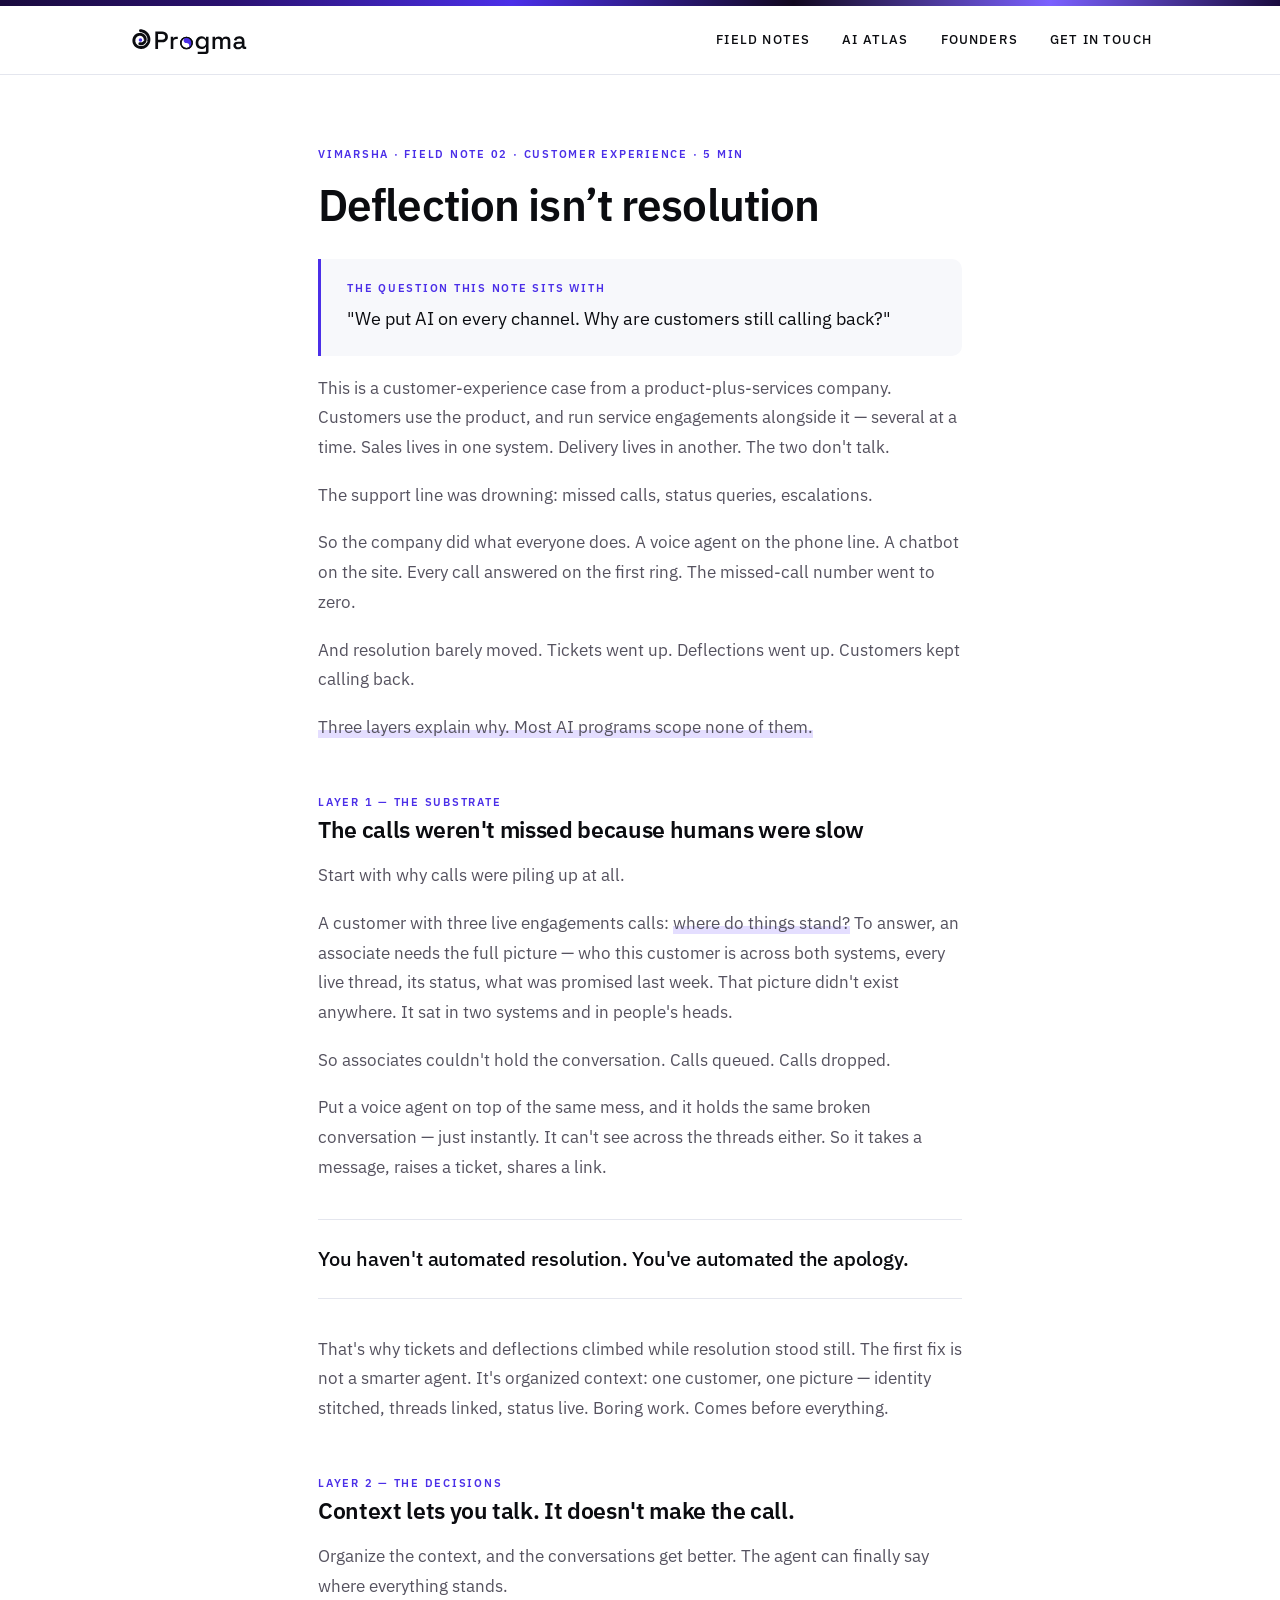
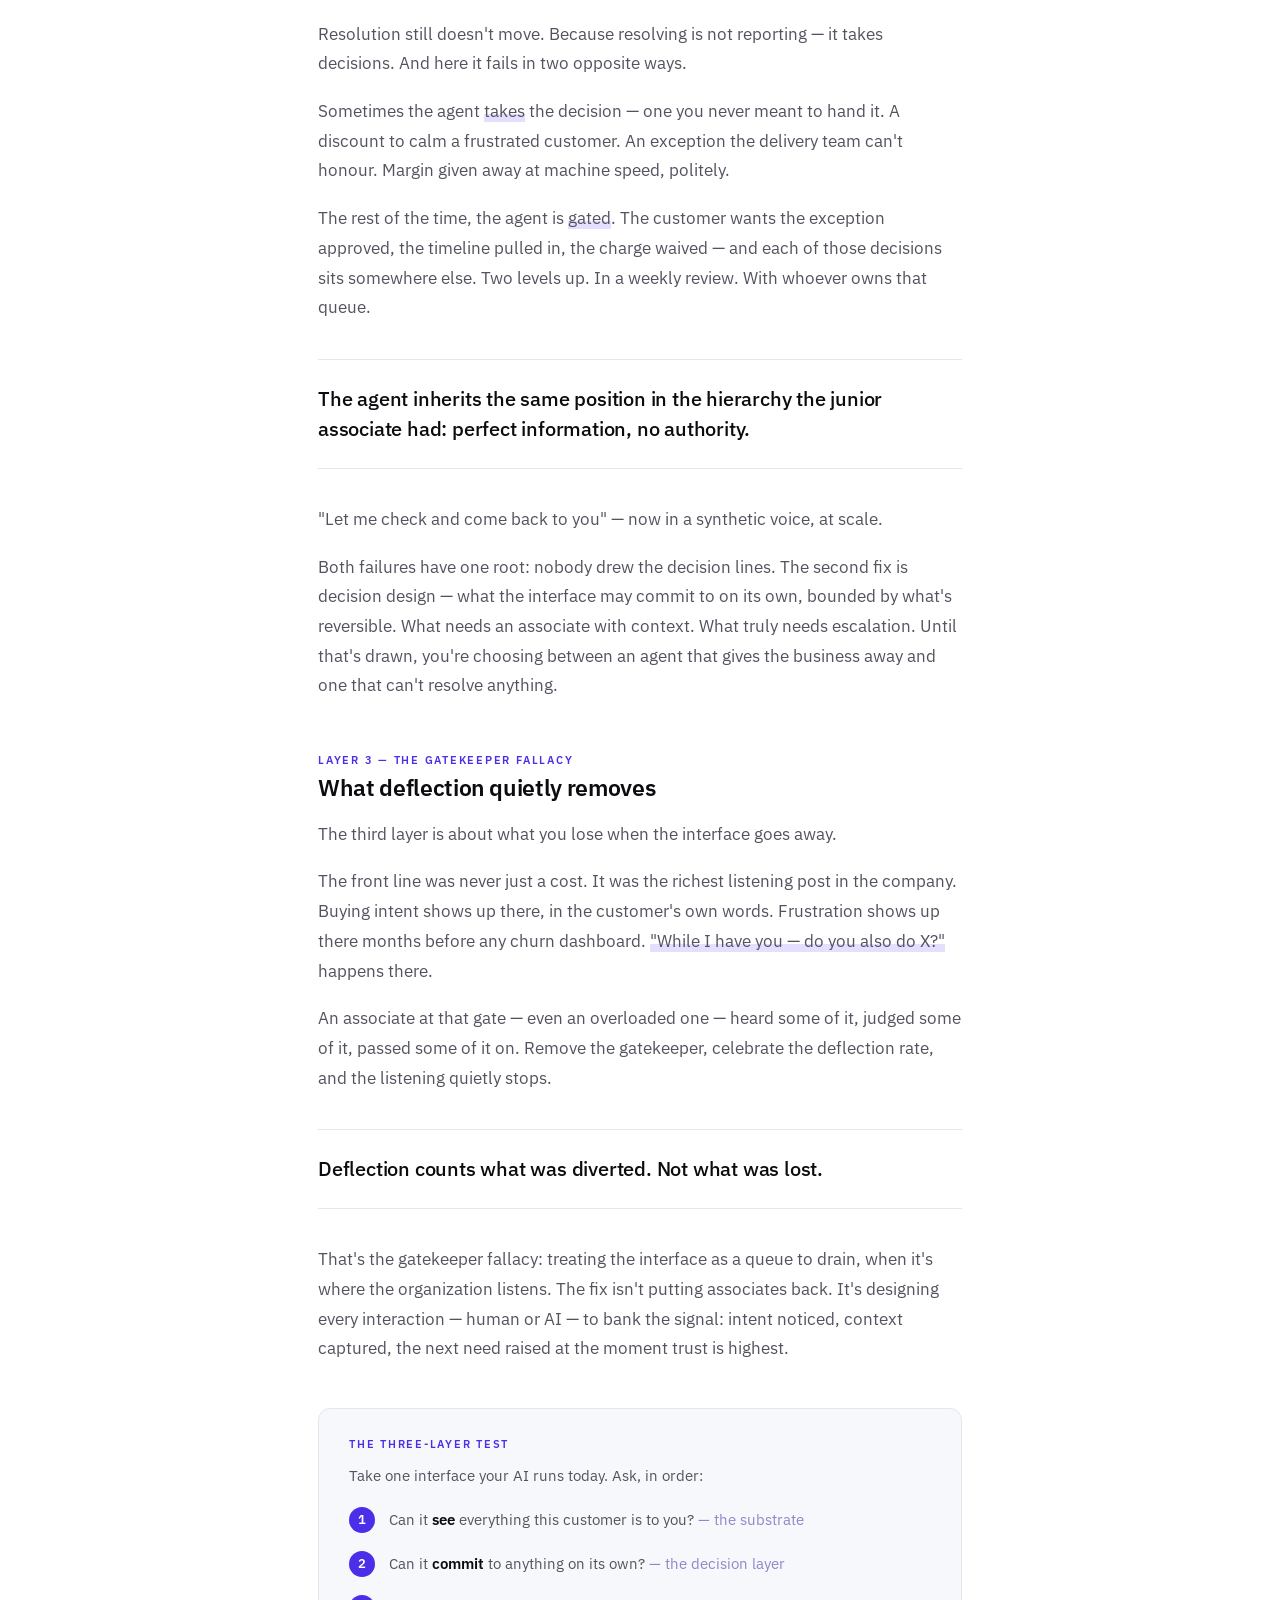
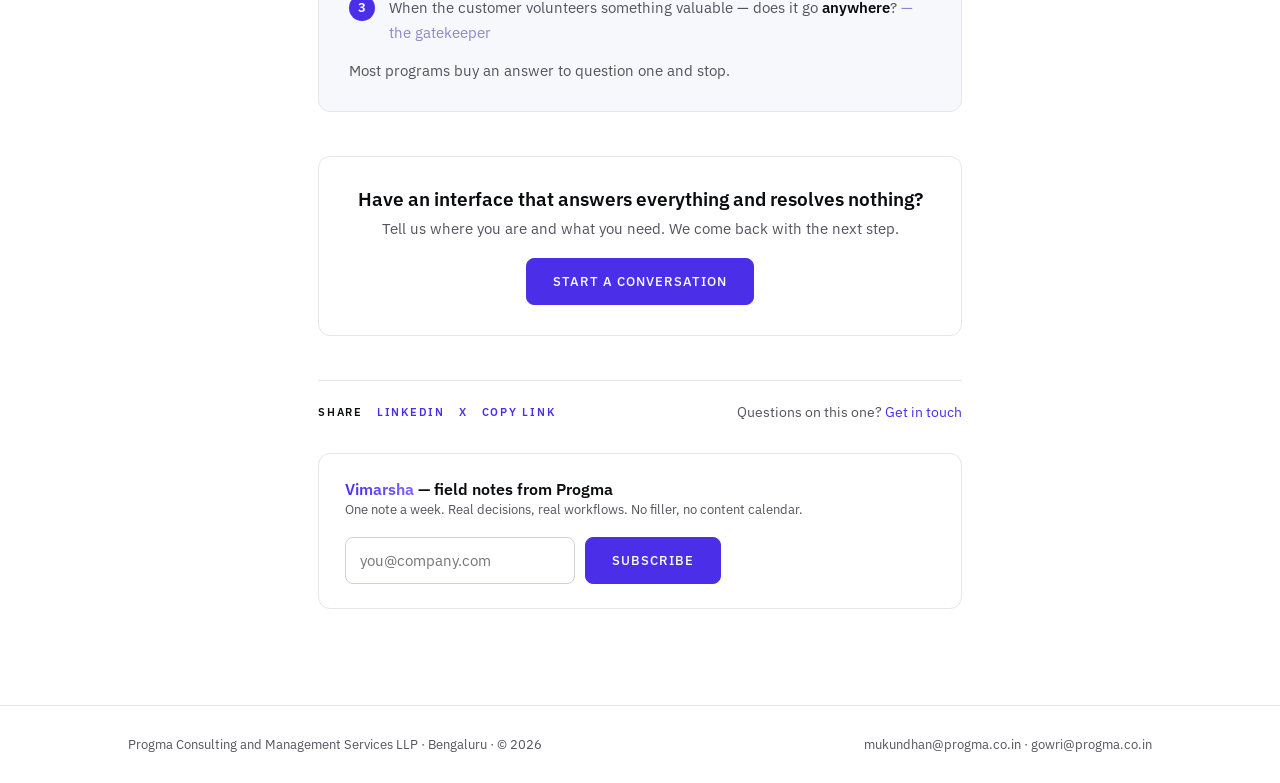
<file: notes/every-call-answered.html>
<!DOCTYPE html><html lang="en"><head><meta charset="utf-8"><meta name="viewport" content="width=device-width,initial-scale=1">
<title>Deflection isn't resolution — Vimarsha · Progma</title><meta name="description" content="The three layers nobody scopes: the substrate, the decisions, and the gatekeeper fallacy.">
<meta property="og:title" content="Deflection isn't resolution — Vimarsha · Progma"><meta property="og:description" content="The three layers nobody scopes: the substrate, the decisions, and the gatekeeper fallacy.">
<meta property="og:image" content="https://www.progma.co.in/assets/og.png"><meta property="og:type" content="article">
<link rel="icon" href="/assets/favicon-48.png">
<link rel="preconnect" href="https://fonts.googleapis.com"><link rel="preconnect" href="https://fonts.gstatic.com" crossorigin>
<link href="https://fonts.googleapis.com/css2?family=IBM+Plex+Sans:wght@400;500;600&display=swap" rel="stylesheet">
<link rel="stylesheet" href="/assets/style.css"></head><body>
<div class="strip"></div>
<header><div class="hwrap">
<a href="/"><img class="logo" src="/assets/lockup-light.svg" alt="Progma"></a>
<nav><a href="/#notes">Field notes</a><a href="/atlas/">AI atlas</a><a href="/#founders">Founders</a><a href="/#read">Get in touch</a></nav>
</div></header>
<div class="wrap">
<div class="meta">VIMARSHA · FIELD NOTE 02 · CUSTOMER EXPERIENCE · 5 MIN</div>
<h1>Deflection isn&#8217;t resolution</h1>

<div class="q"><div class="qlabel">THE QUESTION THIS NOTE SITS WITH</div>
<div class="qtext">"We put AI on every channel. Why are customers still calling back?"</div></div>

<p>This is a customer-experience case from a product-plus-services company. Customers use the product, and run service engagements alongside it — several at a time. Sales lives in one system. Delivery lives in another. The two don't talk.</p>
<p>The support line was drowning: missed calls, status queries, escalations.</p>
<p>So the company did what everyone does. A voice agent on the phone line. A chatbot on the site. Every call answered on the first ring. The missed-call number went to zero.</p>
<p>And resolution barely moved. Tickets went up. Deflections went up. Customers kept calling back.</p>
<p><em>Three layers explain why. Most AI programs scope none of them.</em></p>

<div class="layer">LAYER 1 — THE SUBSTRATE</div>
<h2>The calls weren't missed because humans were slow</h2>
<p>Start with why calls were piling up at all.</p>
<p>A customer with three live engagements calls: <em>where do things stand?</em> To answer, an associate needs the full picture — who this customer is across both systems, every live thread, its status, what was promised last week. That picture didn't exist anywhere. It sat in two systems and in people's heads.</p>
<p>So associates couldn't hold the conversation. Calls queued. Calls dropped.</p>
<p>Put a voice agent on top of the same mess, and it holds the same broken conversation — just instantly. It can't see across the threads either. So it takes a message, raises a ticket, shares a link.</p>
<div class="pull"><div>You haven't automated resolution. You've automated the apology.</div></div>
<p>That's why tickets and deflections climbed while resolution stood still. The first fix is not a smarter agent. It's organized context: one customer, one picture — identity stitched, threads linked, status live. Boring work. Comes before everything.</p>

<div class="layer">LAYER 2 — THE DECISIONS</div>
<h2>Context lets you talk. It doesn't make the call.</h2>
<p>Organize the context, and the conversations get better. The agent can finally say where everything stands.</p>
<p>Resolution still doesn't move. Because resolving is not reporting — it takes decisions. And here it fails in two opposite ways.</p>
<p>Sometimes the agent <em>takes</em> the decision — one you never meant to hand it. A discount to calm a frustrated customer. An exception the delivery team can't honour. Margin given away at machine speed, politely.</p>
<p>The rest of the time, the agent is <em>gated</em>. The customer wants the exception approved, the timeline pulled in, the charge waived — and each of those decisions sits somewhere else. Two levels up. In a weekly review. With whoever owns that queue.</p>
<div class="pull"><div>The agent inherits the same position in the hierarchy the junior associate had: perfect information, no authority.</div></div>
<p>"Let me check and come back to you" — now in a synthetic voice, at scale.</p>
<p>Both failures have one root: nobody drew the decision lines. The second fix is decision design — what the interface may commit to on its own, bounded by what's reversible. What needs an associate with context. What truly needs escalation. Until that's drawn, you're choosing between an agent that gives the business away and one that can't resolve anything.</p>

<div class="layer">LAYER 3 — THE GATEKEEPER FALLACY</div>
<h2>What deflection quietly removes</h2>
<p>The third layer is about what you lose when the interface goes away.</p>
<p>The front line was never just a cost. It was the richest listening post in the company. Buying intent shows up there, in the customer's own words. Frustration shows up there months before any churn dashboard. <em>"While I have you — do you also do X?"</em> happens there.</p>
<p>An associate at that gate — even an overloaded one — heard some of it, judged some of it, passed some of it on. Remove the gatekeeper, celebrate the deflection rate, and the listening quietly stops.</p>
<div class="pull"><div>Deflection counts what was diverted. Not what was lost.</div></div>
<p>That's the gatekeeper fallacy: treating the interface as a queue to drain, when it's where the organization listens. The fix isn't putting associates back. It's designing every interaction — human or AI — to bank the signal: intent noticed, context captured, the next need raised at the moment trust is highest.</p>

<div class="test">
<div class="tl">THE THREE-LAYER TEST</div>
<p>Take one interface your AI runs today. Ask, in order:</p>
<div class="item"><div class="n">1</div><div class="t">Can it <b>see</b> everything this customer is to you? <span style="color:#8F87C9">— the substrate</span></div></div>
<div class="item"><div class="n">2</div><div class="t">Can it <b>commit</b> to anything on its own? <span style="color:#8F87C9">— the decision layer</span></div></div>
<div class="item"><div class="n">3</div><div class="t">When the customer volunteers something valuable — does it go <b>anywhere</b>? <span style="color:#8F87C9">— the gatekeeper</span></div></div>
<p>Most programs buy an answer to question one and stop.</p>
</div>

<div class="cta">
<div class="l">Have an interface that answers everything and resolves nothing?</div>
<div class="s">Tell us where you are and what you need. We come back with the next step.</div>
<a class="btn" href="/#read">Start a conversation</a>
</div>

<div class="note-foot">
<div class="note-share">Share
<a href="https://www.linkedin.com/sharing/share-offsite/?url=https%3A%2F%2Fprogma.co.in%2Fnotes%2Fevery-call-answered.html" target="_blank" rel="noopener">LinkedIn</a>
<a href="https://twitter.com/intent/tweet?url=https%3A%2F%2Fprogma.co.in%2Fnotes%2Fevery-call-answered.html" target="_blank" rel="noopener">X</a>
<a href="#" data-copy>Copy link</a></div>
<div>Questions on this one? <a href="/#read">Get in touch</a></div>
</div>

<div class="subband">
<div><h4><span class="vim">Vimarsha</span> — field notes from Progma</h4>
<div class="cap">One note a week. Real decisions, real workflows. No filler, no content calendar.</div></div>
<form action="https://formspree.io/f/mrenplyg" method="POST" class="inline-form">
<input type="email" name="email" required placeholder="you@company.com">
<button class="btn" type="submit">Subscribe</button></form></div>
</div>

<footer><div class="fwrap"><div>Progma Consulting and Management Services LLP · Bengaluru · © 2026</div>
<div><a href="mailto:mukundhan@progma.co.in">mukundhan@progma.co.in</a> · <a href="mailto:gowri@progma.co.in">gowri@progma.co.in</a></div></div></footer>
<script>
var cp=document.querySelector('[data-copy]');
if(cp)cp.addEventListener('click',function(e){e.preventDefault();var b=this;
navigator.clipboard.writeText(location.href).then(function(){b.textContent='Copied';setTimeout(function(){b.textContent='Copy link';},1600);});});
</script>
</body></html>
</file>
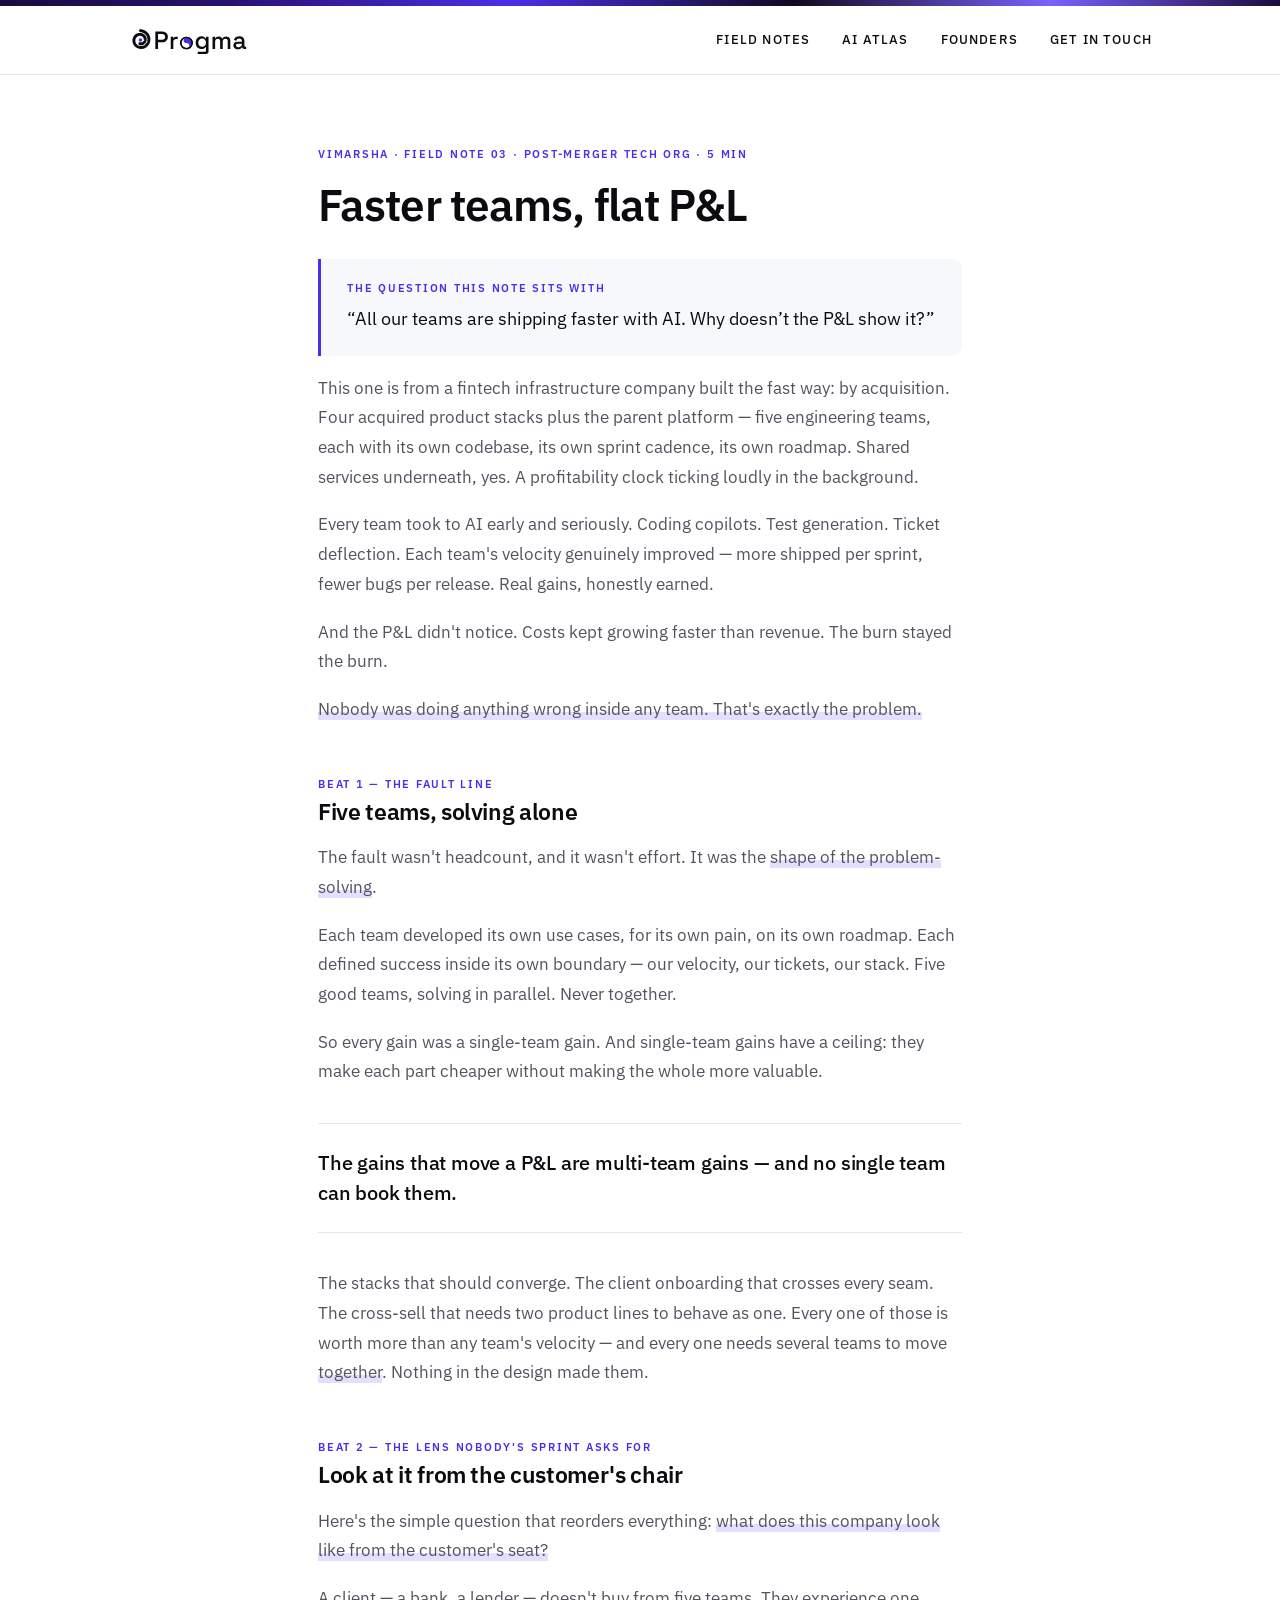
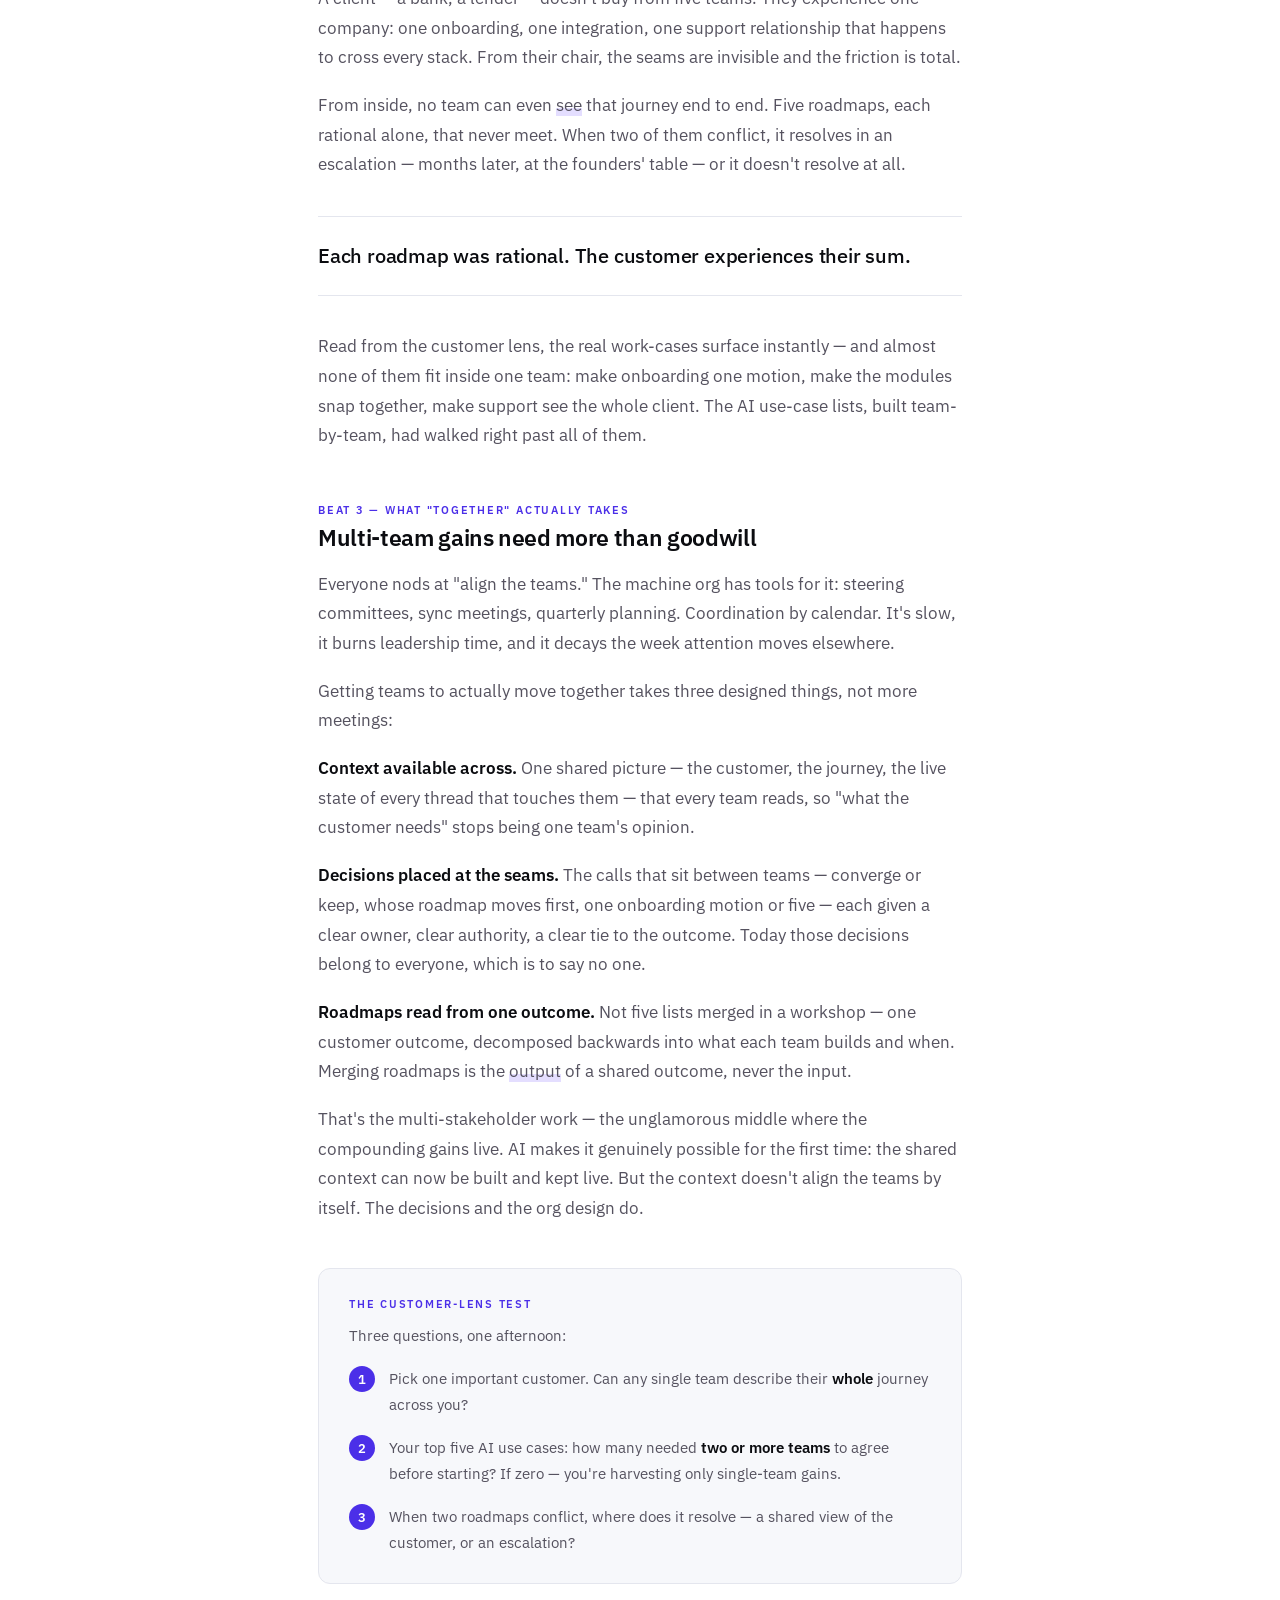
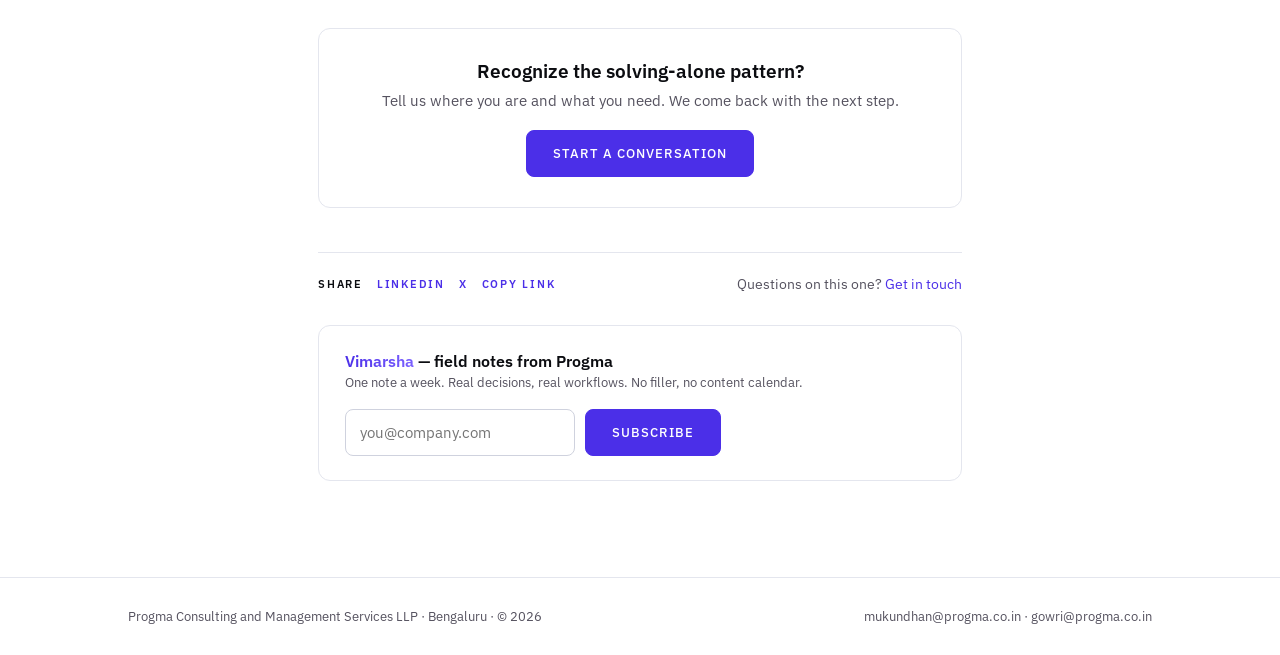
<file: notes/every-team-faster.html>
<!DOCTYPE html><html lang="en"><head><meta charset="utf-8"><meta name="viewport" content="width=device-width,initial-scale=1">
<title>Faster teams, flat P&amp;L — Vimarsha · Progma</title><meta name="description" content="Five teams solving alone, the customer lens, and why the gains that move a P&L are multi-team gains.">
<meta property="og:title" content="Faster teams, flat P&amp;L — Vimarsha · Progma"><meta property="og:description" content="Five teams solving alone, the customer lens, and why the gains that move a P&L are multi-team gains.">
<meta property="og:image" content="https://www.progma.co.in/assets/og.png"><meta property="og:type" content="article">
<link rel="icon" href="/assets/favicon-48.png">
<link rel="preconnect" href="https://fonts.googleapis.com"><link rel="preconnect" href="https://fonts.gstatic.com" crossorigin>
<link href="https://fonts.googleapis.com/css2?family=IBM+Plex+Sans:wght@400;500;600&display=swap" rel="stylesheet">
<link rel="stylesheet" href="/assets/style.css"></head><body>
<div class="strip"></div>
<header><div class="hwrap">
<a href="/"><img class="logo" src="/assets/lockup-light.svg" alt="Progma"></a>
<nav><a href="/#notes">Field notes</a><a href="/atlas/">AI atlas</a><a href="/#founders">Founders</a><a href="/#read">Get in touch</a></nav>
</div></header>
<div class="wrap">
<div class="meta">VIMARSHA · FIELD NOTE 03 · POST-MERGER TECH ORG · 5 MIN</div>
<h1>Faster teams, flat P&amp;L</h1>
<div class="q"><div class="qlabel">THE QUESTION THIS NOTE SITS WITH</div><div class="qtext">&#8220;All our teams are shipping faster with AI. Why doesn&#8217;t the P&amp;L show it?&#8221;</div></div>

<p>This one is from a fintech infrastructure company built the fast way: by acquisition. Four acquired product stacks plus the parent platform — five engineering teams, each with its own codebase, its own sprint cadence, its own roadmap. Shared services underneath, yes. A profitability clock ticking loudly in the background.</p>
<p>Every team took to AI early and seriously. Coding copilots. Test generation. Ticket deflection. Each team's velocity genuinely improved — more shipped per sprint, fewer bugs per release. Real gains, honestly earned.</p>
<p>And the P&amp;L didn't notice. Costs kept growing faster than revenue. The burn stayed the burn.</p>
<p><em>Nobody was doing anything wrong inside any team. That's exactly the problem.</em></p>

<div class="layer">BEAT 1 — THE FAULT LINE</div>
<h2>Five teams, solving alone</h2>
<p>The fault wasn't headcount, and it wasn't effort. It was the <em>shape of the problem-solving</em>.</p>
<p>Each team developed its own use cases, for its own pain, on its own roadmap. Each defined success inside its own boundary — our velocity, our tickets, our stack. Five good teams, solving in parallel. Never together.</p>
<p>So every gain was a single-team gain. And single-team gains have a ceiling: they make each part cheaper without making the whole more valuable.</p>
<div class="pull"><div>The gains that move a P&amp;L are multi-team gains — and no single team can book them.</div></div>
<p>The stacks that should converge. The client onboarding that crosses every seam. The cross-sell that needs two product lines to behave as one. Every one of those is worth more than any team's velocity — and every one needs several teams to move <em>together</em>. Nothing in the design made them.</p>

<div class="layer">BEAT 2 — THE LENS NOBODY'S SPRINT ASKS FOR</div>
<h2>Look at it from the customer's chair</h2>
<p>Here's the simple question that reorders everything: <em>what does this company look like from the customer's seat?</em></p>
<p>A client — a bank, a lender — doesn't buy from five teams. They experience one company: one onboarding, one integration, one support relationship that happens to cross every stack. From their chair, the seams are invisible and the friction is total.</p>
<p>From inside, no team can even <em>see</em> that journey end to end. Five roadmaps, each rational alone, that never meet. When two of them conflict, it resolves in an escalation — months later, at the founders' table — or it doesn't resolve at all.</p>
<div class="pull"><div>Each roadmap was rational. The customer experiences their sum.</div></div>
<p>Read from the customer lens, the real work-cases surface instantly — and almost none of them fit inside one team: make onboarding one motion, make the modules snap together, make support see the whole client. The AI use-case lists, built team-by-team, had walked right past all of them.</p>

<div class="layer">BEAT 3 — WHAT "TOGETHER" ACTUALLY TAKES</div>
<h2>Multi-team gains need more than goodwill</h2>
<p>Everyone nods at "align the teams." The machine org has tools for it: steering committees, sync meetings, quarterly planning. Coordination by calendar. It's slow, it burns leadership time, and it decays the week attention moves elsewhere.</p>
<p>Getting teams to actually move together takes three designed things, not more meetings:</p>
<p><b>Context available across.</b> One shared picture — the customer, the journey, the live state of every thread that touches them — that every team reads, so "what the customer needs" stops being one team's opinion.</p>
<p><b>Decisions placed at the seams.</b> The calls that sit between teams — converge or keep, whose roadmap moves first, one onboarding motion or five — each given a clear owner, clear authority, a clear tie to the outcome. Today those decisions belong to everyone, which is to say no one.</p>
<p><b>Roadmaps read from one outcome.</b> Not five lists merged in a workshop — one customer outcome, decomposed backwards into what each team builds and when. Merging roadmaps is the <em>output</em> of a shared outcome, never the input.</p>
<p>That's the multi-stakeholder work — the unglamorous middle where the compounding gains live. AI makes it genuinely possible for the first time: the shared context can now be built and kept live. But the context doesn't align the teams by itself. The decisions and the org design do.</p>

<div class="test">
<div class="tl">THE CUSTOMER-LENS TEST</div>
<p>Three questions, one afternoon:</p>
<div class="item"><div class="n">1</div><div class="t">Pick one important customer. Can any single team describe their <b>whole</b> journey across you?</div></div>
<div class="item"><div class="n">2</div><div class="t">Your top five AI use cases: how many needed <b>two or more teams</b> to agree before starting? If zero — you're harvesting only single-team gains.</div></div>
<div class="item"><div class="n">3</div><div class="t">When two roadmaps conflict, where does it resolve — a shared view of the customer, or an escalation?</div></div>
</div>

<div class="cta">
<div class="l">Recognize the solving-alone pattern?</div>
<div class="s">Tell us where you are and what you need. We come back with the next step.</div>
<a class="btn" href="/#read">Start a conversation</a>
</div>

<div class="note-foot">
<div class="note-share">Share
<a href="https://www.linkedin.com/sharing/share-offsite/?url=https%3A%2F%2Fprogma.co.in%2Fnotes%2Fevery-team-faster.html" target="_blank" rel="noopener">LinkedIn</a>
<a href="https://twitter.com/intent/tweet?url=https%3A%2F%2Fprogma.co.in%2Fnotes%2Fevery-team-faster.html" target="_blank" rel="noopener">X</a>
<a href="#" data-copy>Copy link</a></div>
<div>Questions on this one? <a href="/#read">Get in touch</a></div>
</div>

<div class="subband">
<div><h4><span class="vim">Vimarsha</span> — field notes from Progma</h4>
<div class="cap">One note a week. Real decisions, real workflows. No filler, no content calendar.</div></div>
<form action="https://formspree.io/f/mrenplyg" method="POST" class="inline-form">
<input type="email" name="email" required placeholder="you@company.com">
<button class="btn" type="submit">Subscribe</button></form></div>
</div>

<footer><div class="fwrap"><div>Progma Consulting and Management Services LLP · Bengaluru · © 2026</div>
<div><a href="mailto:mukundhan@progma.co.in">mukundhan@progma.co.in</a> · <a href="mailto:gowri@progma.co.in">gowri@progma.co.in</a></div></div></footer>
<script>
var cp=document.querySelector('[data-copy]');
if(cp)cp.addEventListener('click',function(e){e.preventDefault();var b=this;
navigator.clipboard.writeText(location.href).then(function(){b.textContent='Copied';setTimeout(function(){b.textContent='Copy link';},1600);});});
</script>
</body></html>
</file>
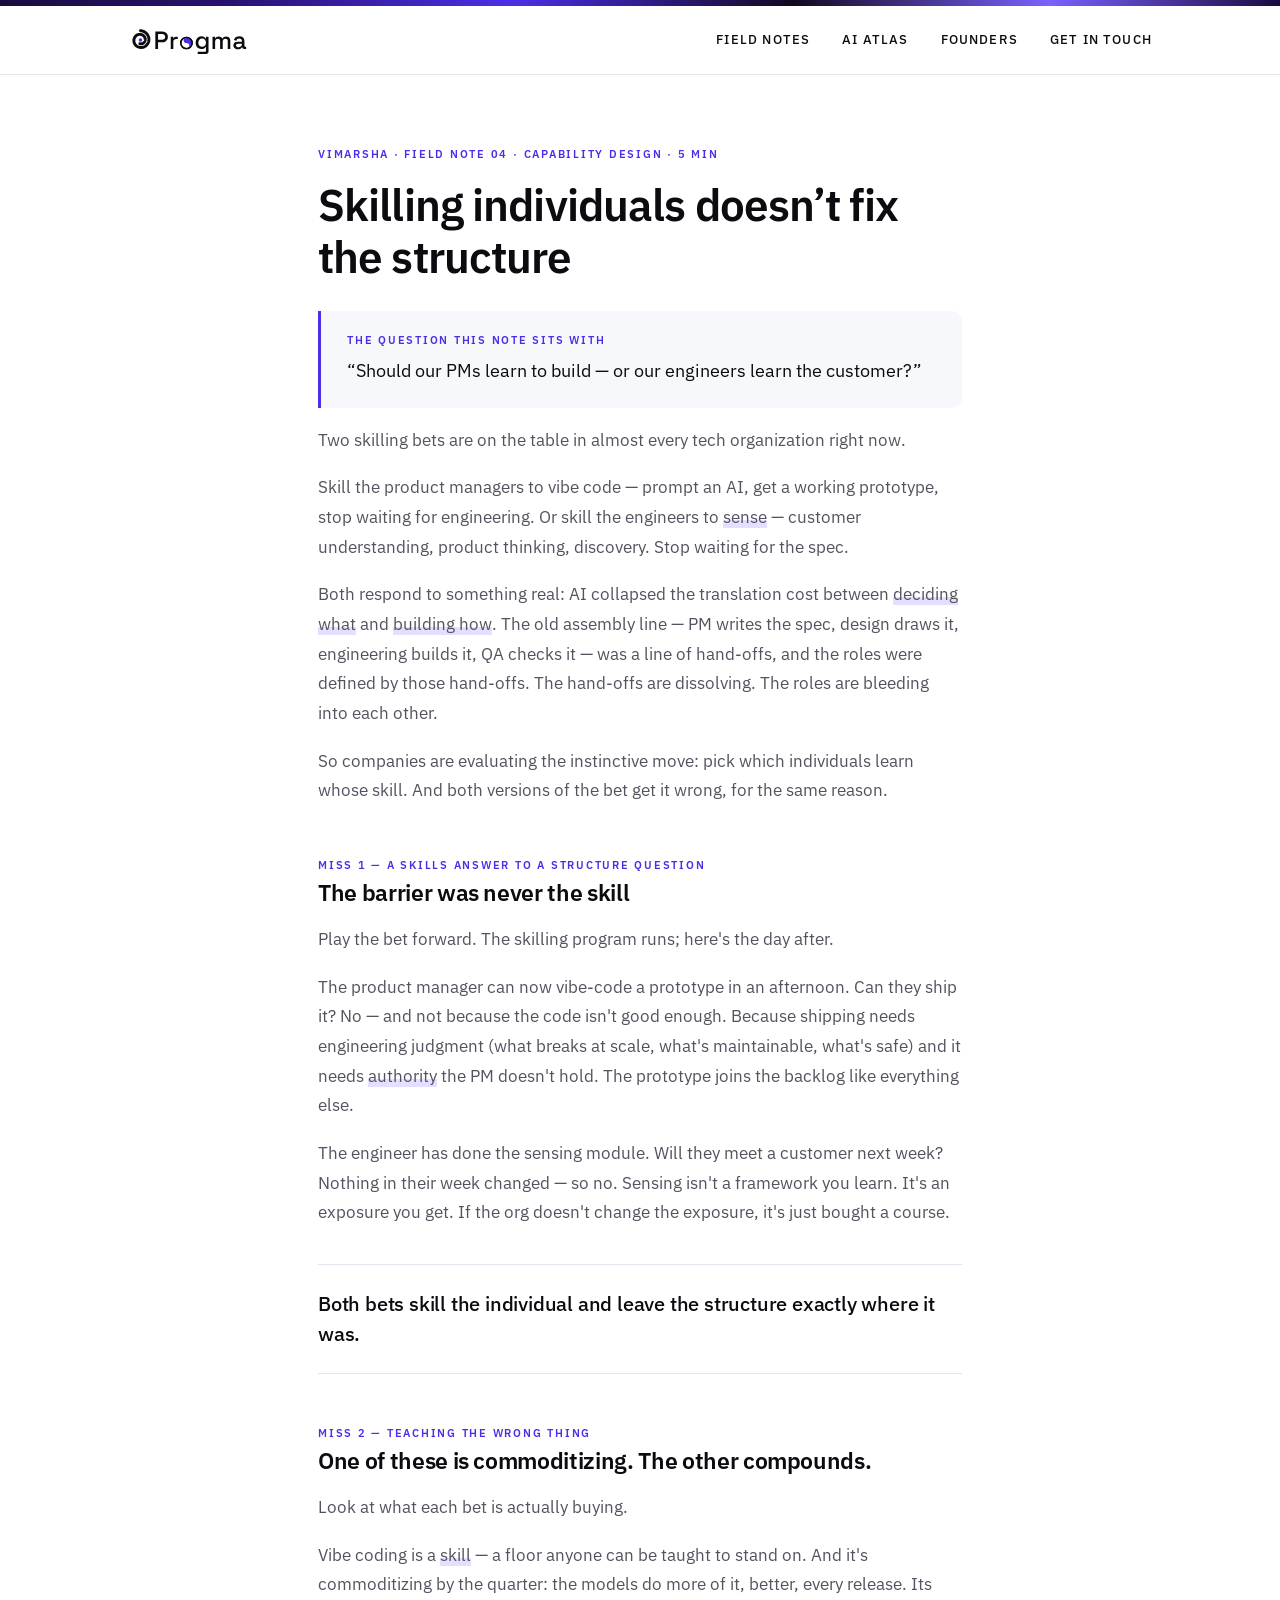
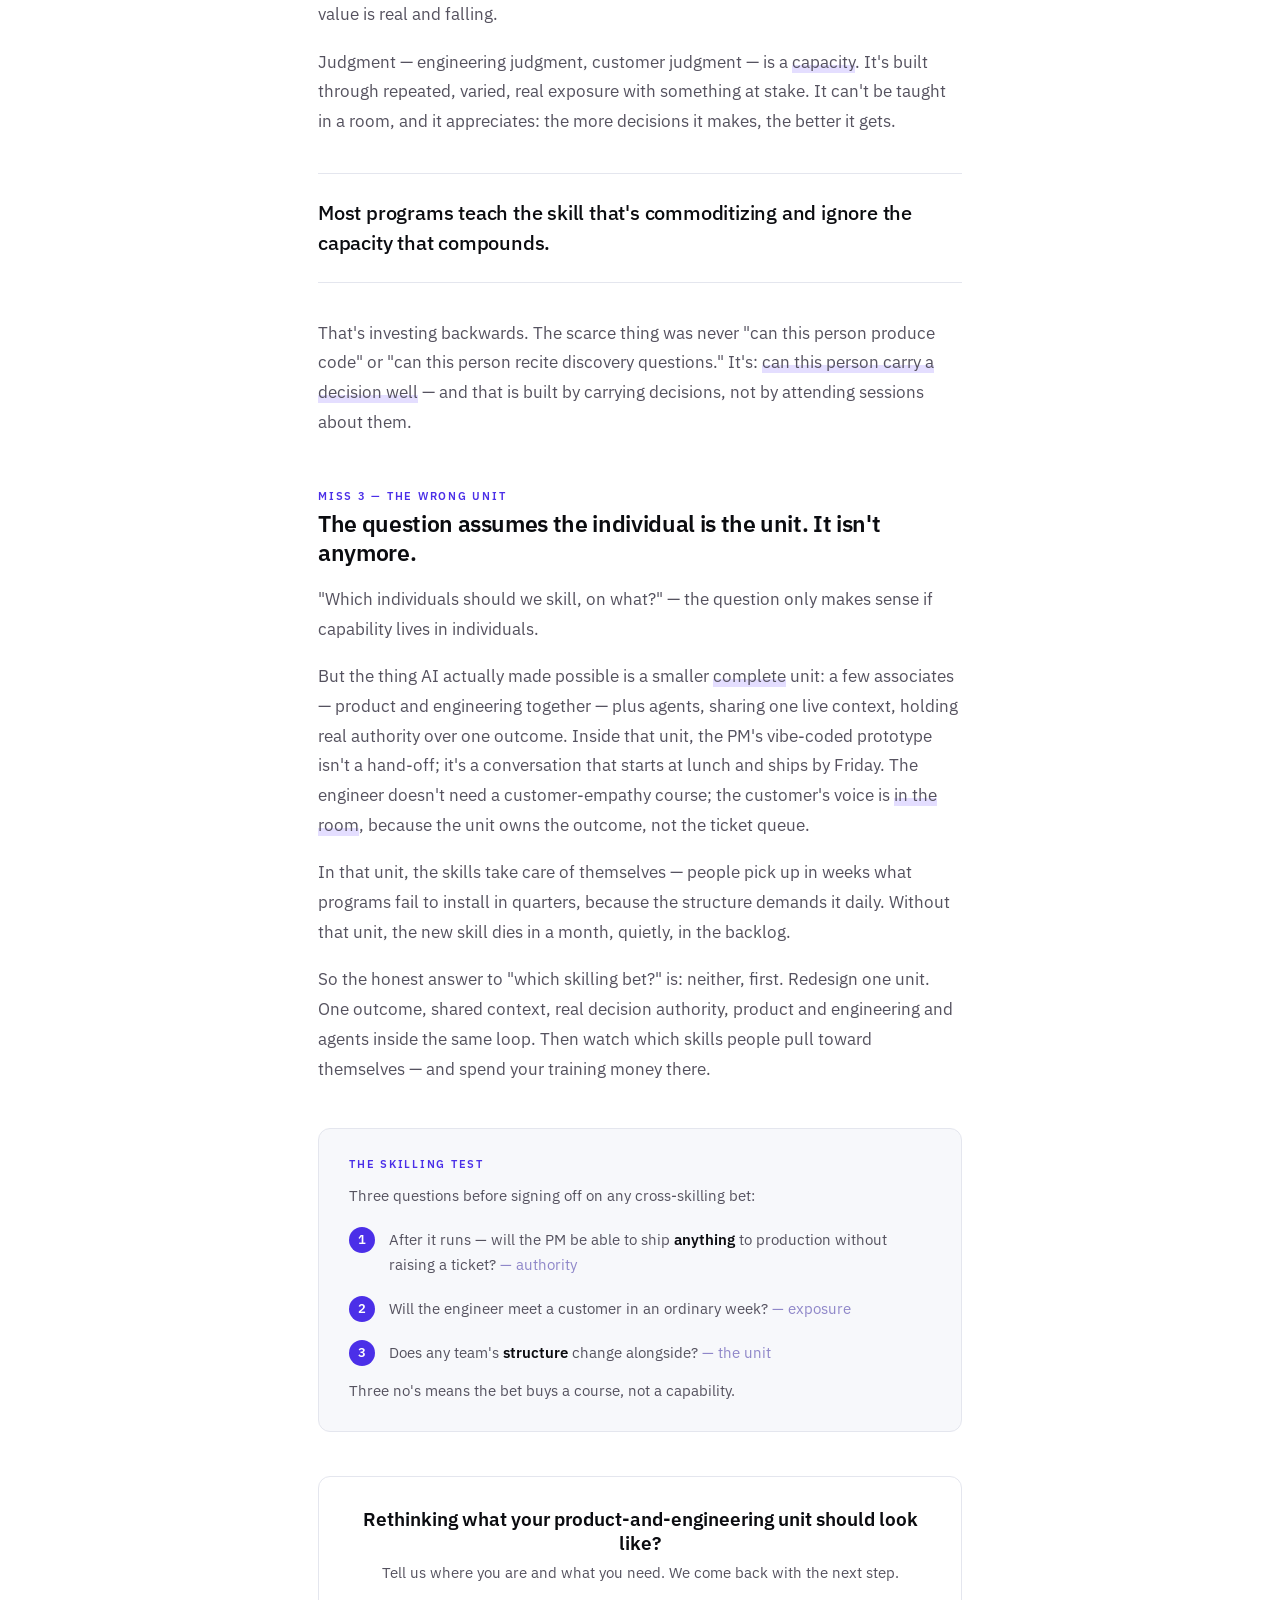
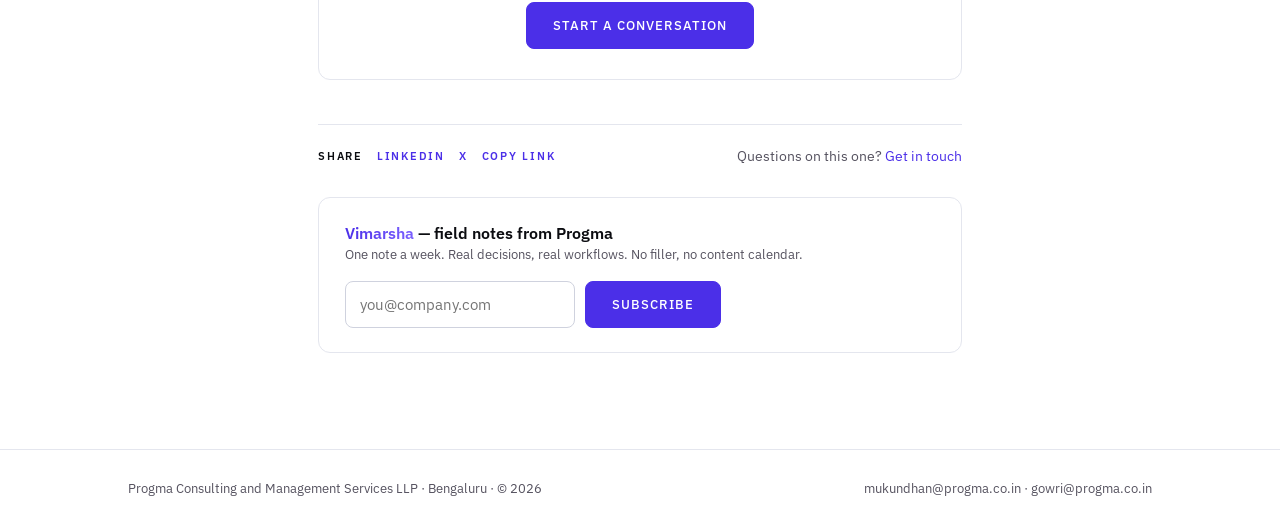
<file: notes/skilling-bets.html>
<!DOCTYPE html><html lang="en"><head><meta charset="utf-8"><meta name="viewport" content="width=device-width,initial-scale=1">
<title>Skilling individuals doesn't fix the structure — Vimarsha · Progma</title><meta name="description" content="Two skilling bets on every table — and why both get the unit of capability wrong.">
<meta property="og:title" content="Skilling individuals doesn't fix the structure — Vimarsha · Progma"><meta property="og:description" content="Two skilling bets on every table — and why both get the unit of capability wrong.">
<meta property="og:image" content="https://www.progma.co.in/assets/og.png"><meta property="og:type" content="article">
<link rel="icon" href="/assets/favicon-48.png">
<link rel="preconnect" href="https://fonts.googleapis.com"><link rel="preconnect" href="https://fonts.gstatic.com" crossorigin>
<link href="https://fonts.googleapis.com/css2?family=IBM+Plex+Sans:wght@400;500;600&display=swap" rel="stylesheet">
<link rel="stylesheet" href="/assets/style.css"></head><body>
<div class="strip"></div>
<header><div class="hwrap">
<a href="/"><img class="logo" src="/assets/lockup-light.svg" alt="Progma"></a>
<nav><a href="/#notes">Field notes</a><a href="/atlas/">AI atlas</a><a href="/#founders">Founders</a><a href="/#read">Get in touch</a></nav>
</div></header>
<div class="wrap">
<div class="meta">VIMARSHA · FIELD NOTE 04 · CAPABILITY DESIGN · 5 MIN</div>
<h1>Skilling individuals doesn&#8217;t fix the structure</h1>
<div class="q"><div class="qlabel">THE QUESTION THIS NOTE SITS WITH</div><div class="qtext">&#8220;Should our PMs learn to build — or our engineers learn the customer?&#8221;</div></div>

<p>Two skilling bets are on the table in almost every tech organization right now.</p>
<p>Skill the product managers to vibe code — prompt an AI, get a working prototype, stop waiting for engineering. Or skill the engineers to <em>sense</em> — customer understanding, product thinking, discovery. Stop waiting for the spec.</p>
<p>Both respond to something real: AI collapsed the translation cost between <em>deciding what</em> and <em>building how</em>. The old assembly line — PM writes the spec, design draws it, engineering builds it, QA checks it — was a line of hand-offs, and the roles were defined by those hand-offs. The hand-offs are dissolving. The roles are bleeding into each other.</p>
<p>So companies are evaluating the instinctive move: pick which individuals learn whose skill. And both versions of the bet get it wrong, for the same reason.</p>

<div class="layer">MISS 1 — A SKILLS ANSWER TO A STRUCTURE QUESTION</div>
<h2>The barrier was never the skill</h2>
<p>Play the bet forward. The skilling program runs; here's the day after.</p>
<p>The product manager can now vibe-code a prototype in an afternoon. Can they ship it? No — and not because the code isn't good enough. Because shipping needs engineering judgment (what breaks at scale, what's maintainable, what's safe) and it needs <em>authority</em> the PM doesn't hold. The prototype joins the backlog like everything else.</p>
<p>The engineer has done the sensing module. Will they meet a customer next week? Nothing in their week changed — so no. Sensing isn't a framework you learn. It's an exposure you get. If the org doesn't change the exposure, it's just bought a course.</p>
<div class="pull"><div>Both bets skill the individual and leave the structure exactly where it was.</div></div>

<div class="layer">MISS 2 — TEACHING THE WRONG THING</div>
<h2>One of these is commoditizing. The other compounds.</h2>
<p>Look at what each bet is actually buying.</p>
<p>Vibe coding is a <em>skill</em> — a floor anyone can be taught to stand on. And it's commoditizing by the quarter: the models do more of it, better, every release. Its value is real and falling.</p>
<p>Judgment — engineering judgment, customer judgment — is a <em>capacity</em>. It's built through repeated, varied, real exposure with something at stake. It can't be taught in a room, and it appreciates: the more decisions it makes, the better it gets.</p>
<div class="pull"><div>Most programs teach the skill that's commoditizing and ignore the capacity that compounds.</div></div>
<p>That's investing backwards. The scarce thing was never "can this person produce code" or "can this person recite discovery questions." It's: <em>can this person carry a decision well</em> — and that is built by carrying decisions, not by attending sessions about them.</p>

<div class="layer">MISS 3 — THE WRONG UNIT</div>
<h2>The question assumes the individual is the unit. It isn't anymore.</h2>
<p>"Which individuals should we skill, on what?" — the question only makes sense if capability lives in individuals.</p>
<p>But the thing AI actually made possible is a smaller <em>complete</em> unit: a few associates — product and engineering together — plus agents, sharing one live context, holding real authority over one outcome. Inside that unit, the PM's vibe-coded prototype isn't a hand-off; it's a conversation that starts at lunch and ships by Friday. The engineer doesn't need a customer-empathy course; the customer's voice is <em>in the room</em>, because the unit owns the outcome, not the ticket queue.</p>
<p>In that unit, the skills take care of themselves — people pick up in weeks what programs fail to install in quarters, because the structure demands it daily. Without that unit, the new skill dies in a month, quietly, in the backlog.</p>
<p>So the honest answer to "which skilling bet?" is: neither, first. Redesign one unit. One outcome, shared context, real decision authority, product and engineering and agents inside the same loop. Then watch which skills people pull toward themselves — and spend your training money there.</p>

<div class="test">
<div class="tl">THE SKILLING TEST</div>
<p>Three questions before signing off on any cross-skilling bet:</p>
<div class="item"><div class="n">1</div><div class="t">After it runs — will the PM be able to ship <b>anything</b> to production without raising a ticket? <span style="color:#8F87C9">— authority</span></div></div>
<div class="item"><div class="n">2</div><div class="t">Will the engineer meet a customer in an ordinary week? <span style="color:#8F87C9">— exposure</span></div></div>
<div class="item"><div class="n">3</div><div class="t">Does any team's <b>structure</b> change alongside? <span style="color:#8F87C9">— the unit</span></div></div>
<p>Three no's means the bet buys a course, not a capability.</p>
</div>

<div class="cta">
<div class="l">Rethinking what your product-and-engineering unit should look like?</div>
<div class="s">Tell us where you are and what you need. We come back with the next step.</div>
<a class="btn" href="/#read">Start a conversation</a>
</div>

<div class="note-foot">
<div class="note-share">Share
<a href="https://www.linkedin.com/sharing/share-offsite/?url=https%3A%2F%2Fprogma.co.in%2Fnotes%2Fskilling-bets.html" target="_blank" rel="noopener">LinkedIn</a>
<a href="https://twitter.com/intent/tweet?url=https%3A%2F%2Fprogma.co.in%2Fnotes%2Fskilling-bets.html" target="_blank" rel="noopener">X</a>
<a href="#" data-copy>Copy link</a></div>
<div>Questions on this one? <a href="/#read">Get in touch</a></div>
</div>

<div class="subband">
<div><h4><span class="vim">Vimarsha</span> — field notes from Progma</h4>
<div class="cap">One note a week. Real decisions, real workflows. No filler, no content calendar.</div></div>
<form action="https://formspree.io/f/mrenplyg" method="POST" class="inline-form">
<input type="email" name="email" required placeholder="you@company.com">
<button class="btn" type="submit">Subscribe</button></form></div>
</div>

<footer><div class="fwrap"><div>Progma Consulting and Management Services LLP · Bengaluru · © 2026</div>
<div><a href="mailto:mukundhan@progma.co.in">mukundhan@progma.co.in</a> · <a href="mailto:gowri@progma.co.in">gowri@progma.co.in</a></div></div></footer>
<script>
var cp=document.querySelector('[data-copy]');
if(cp)cp.addEventListener('click',function(e){e.preventDefault();var b=this;
navigator.clipboard.writeText(location.href).then(function(){b.textContent='Copied';setTimeout(function(){b.textContent='Copy link';},1600);});});
</script>
</body></html>
</file>
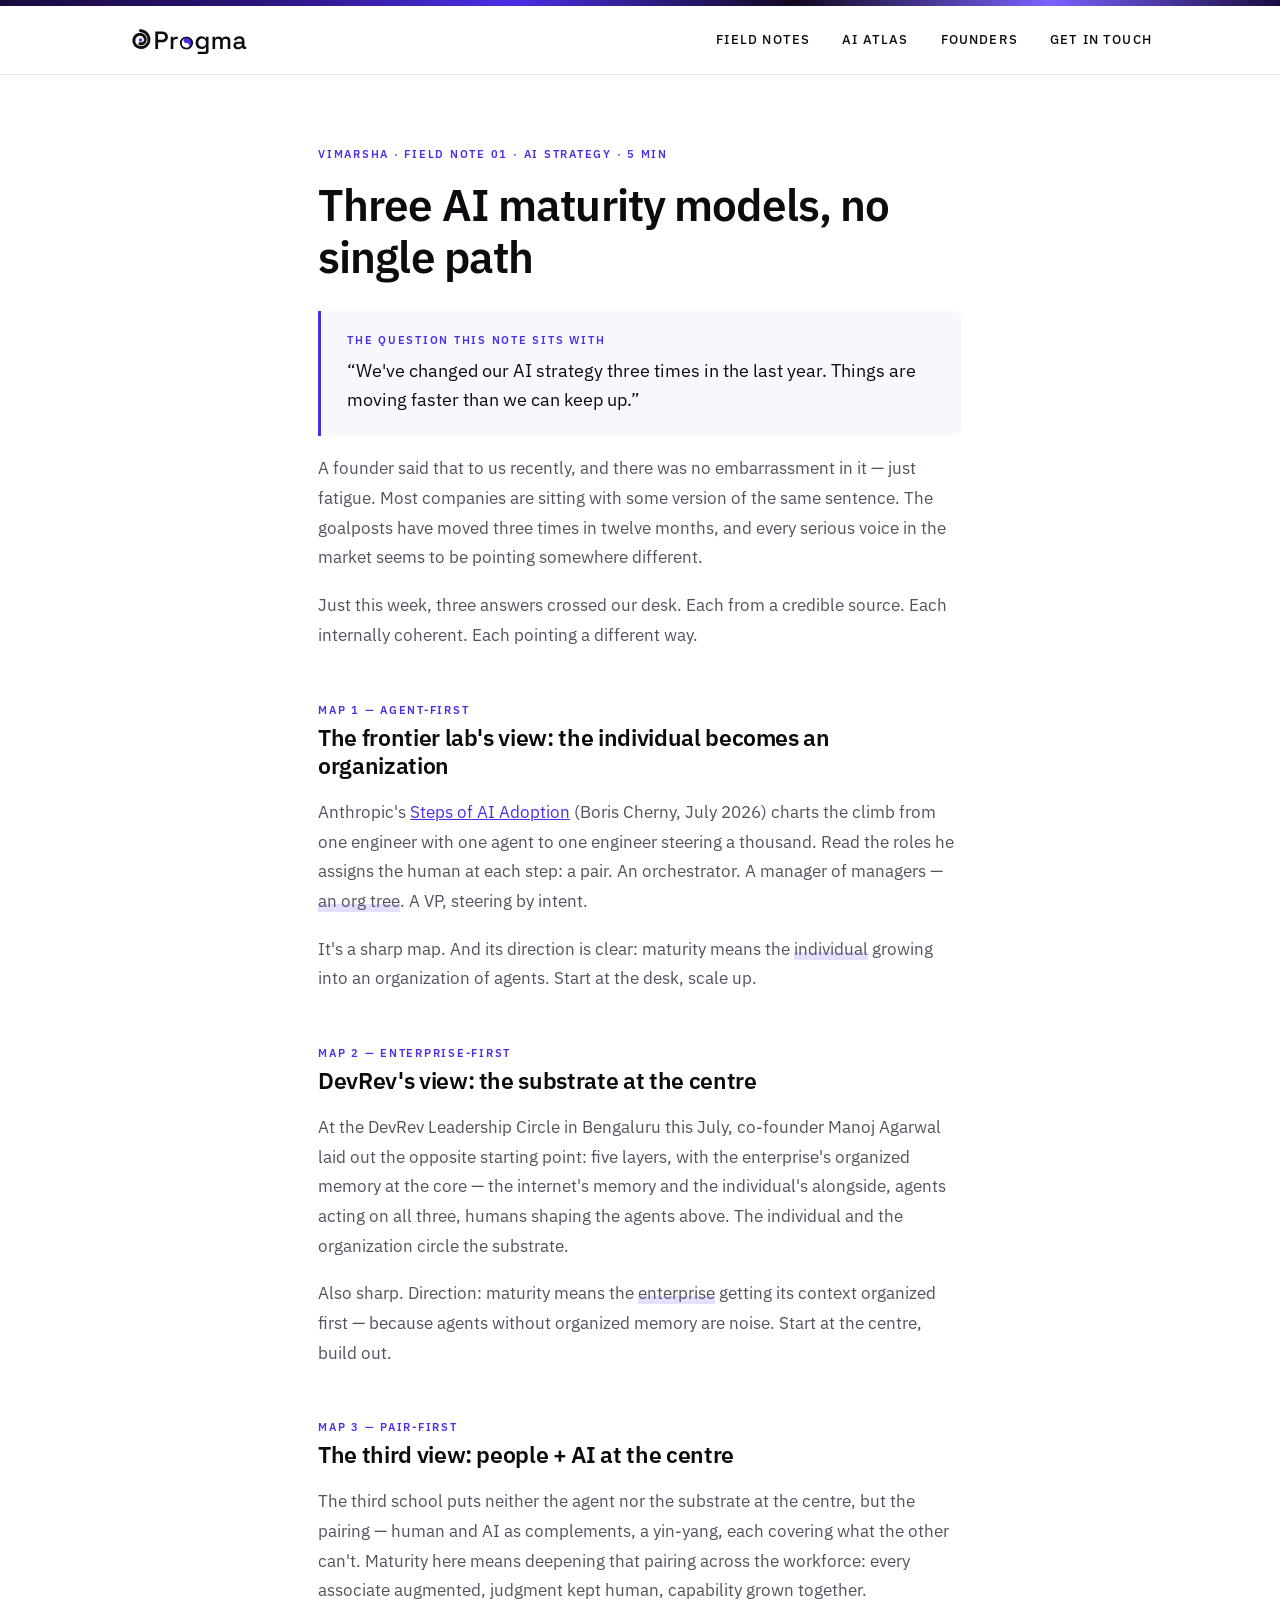
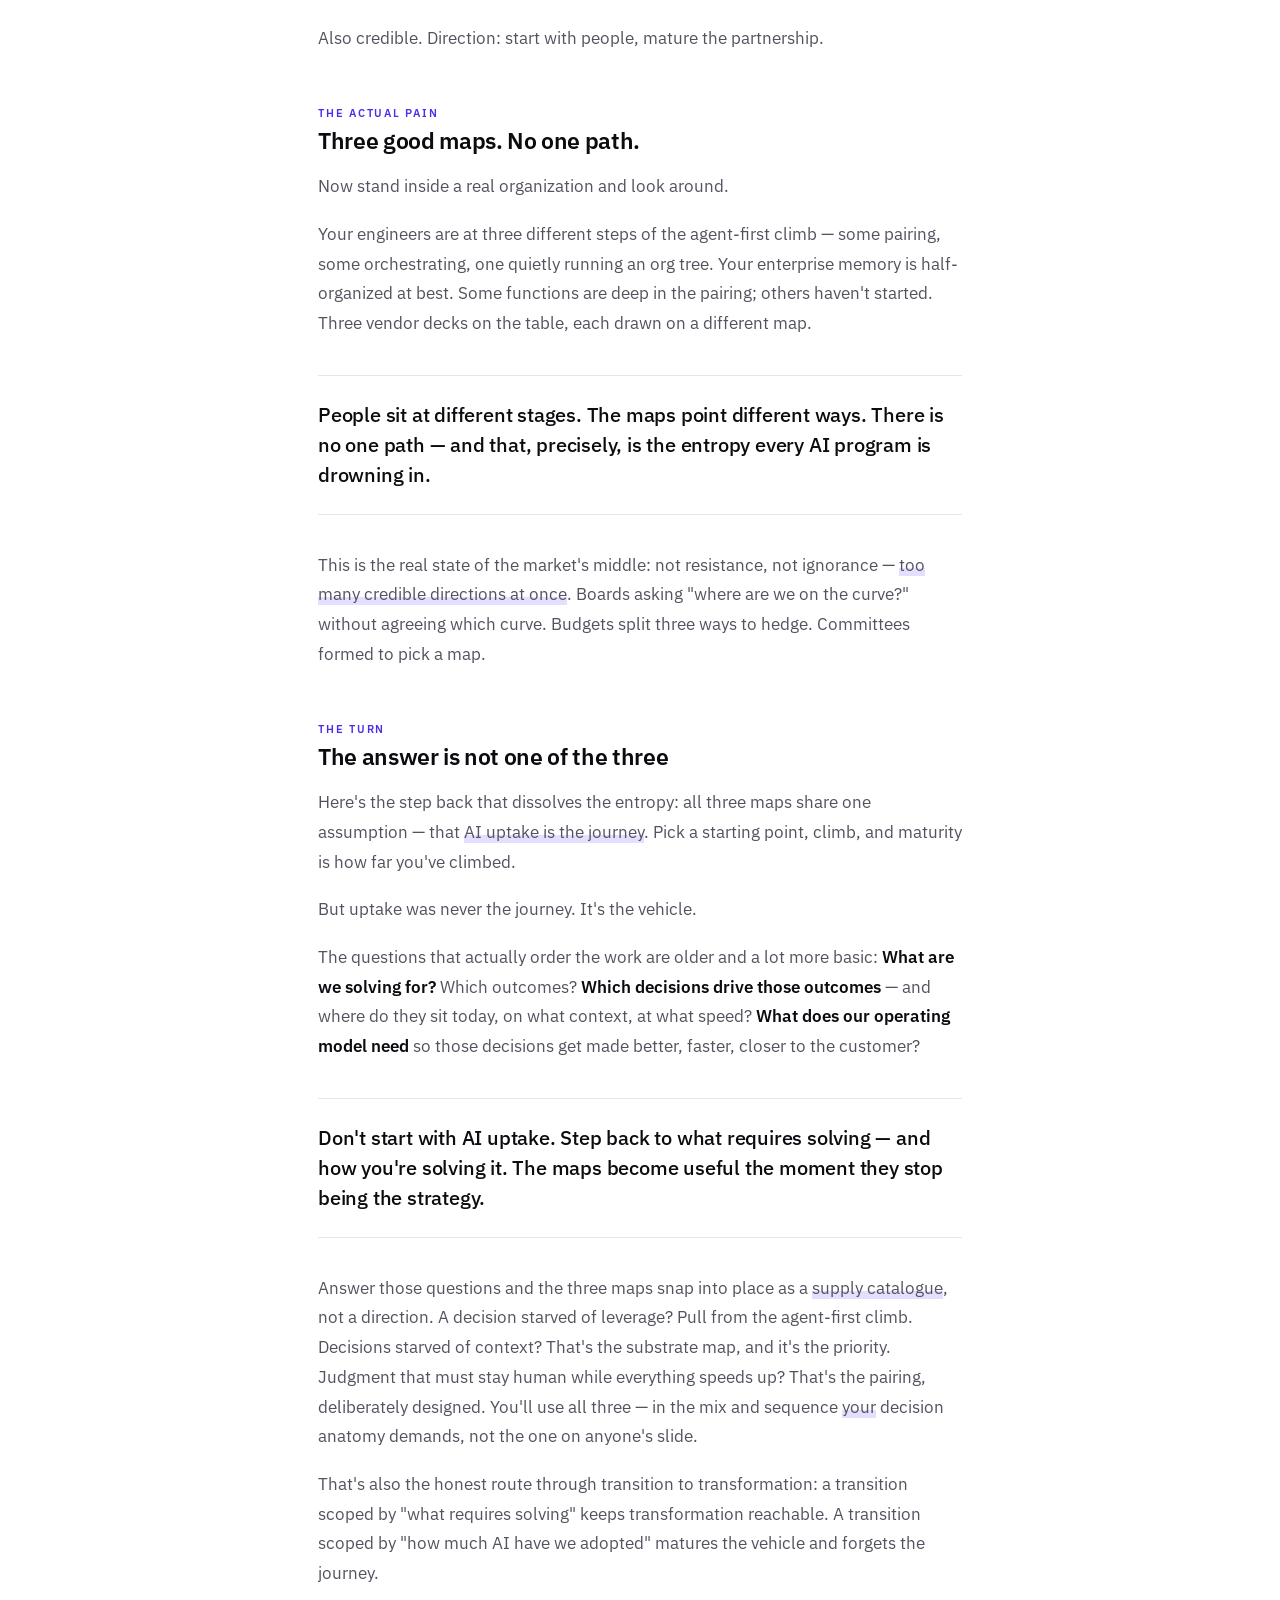
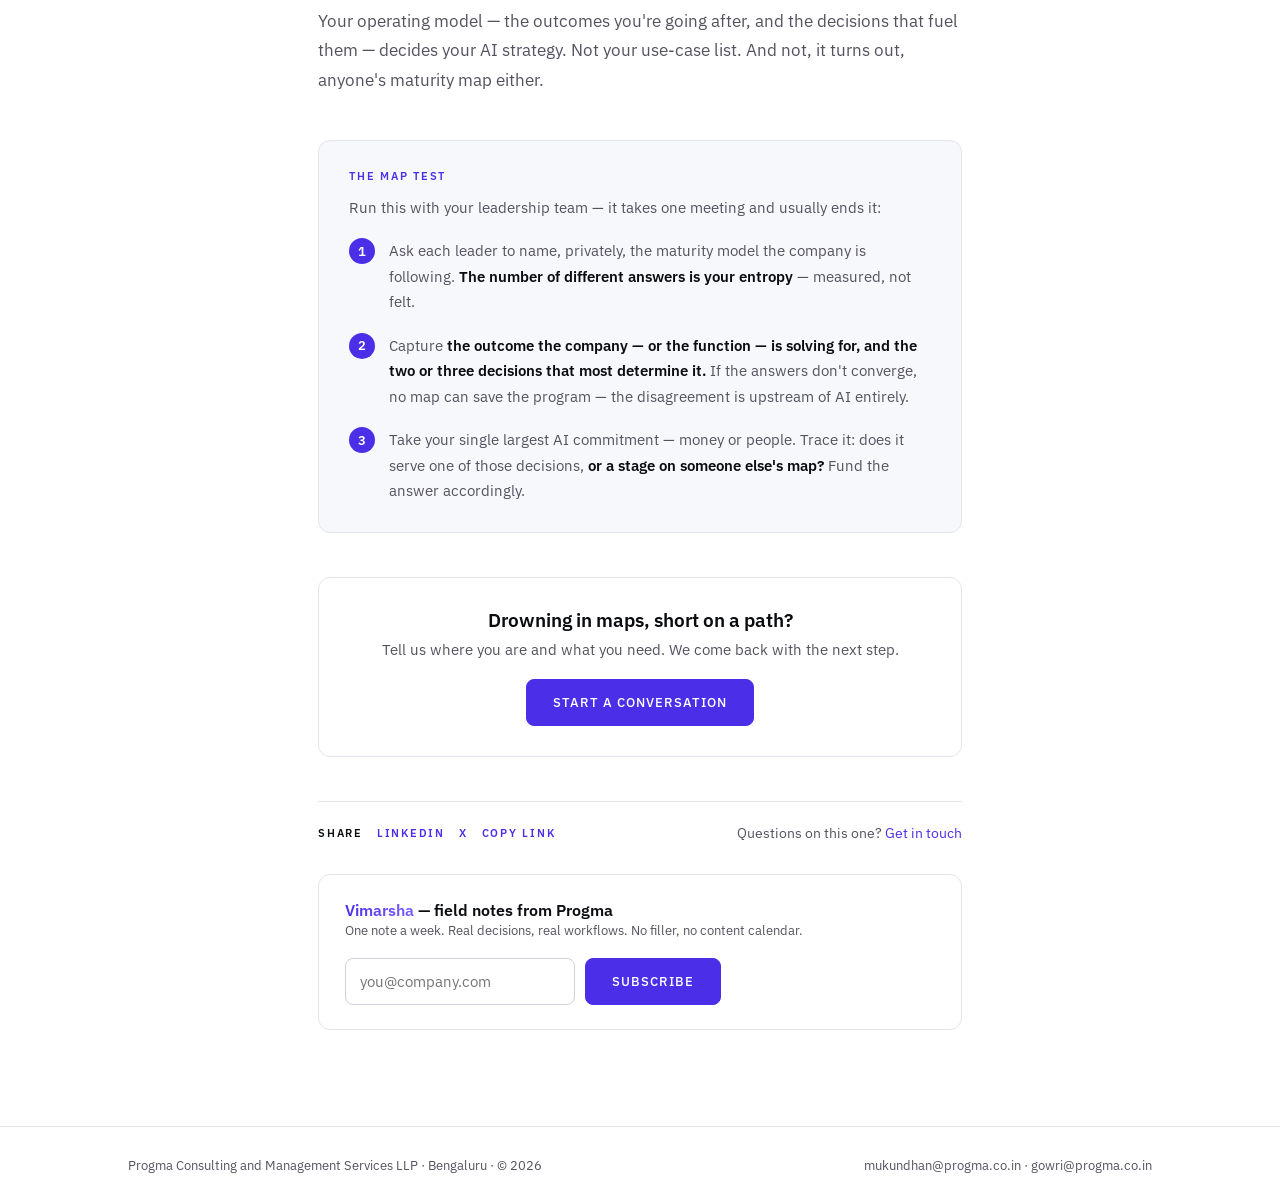
<file: notes/three-maps.html>
<!DOCTYPE html><html lang="en"><head><meta charset="utf-8"><meta name="viewport" content="width=device-width,initial-scale=1">
<title>Three AI maturity models, no single path — Vimarsha · Progma</title><meta name="description" content="Three credible AI maturity models, no one path — and the step back that dissolves the entropy.">
<meta property="og:title" content="Three AI maturity models, no single path — Vimarsha · Progma"><meta property="og:description" content="Three credible AI maturity models, no one path — and the step back that dissolves the entropy.">
<meta property="og:image" content="https://www.progma.co.in/assets/og.png"><meta property="og:type" content="article">
<link rel="icon" href="/assets/favicon-48.png">
<link rel="preconnect" href="https://fonts.googleapis.com"><link rel="preconnect" href="https://fonts.gstatic.com" crossorigin>
<link href="https://fonts.googleapis.com/css2?family=IBM+Plex+Sans:wght@400;500;600&display=swap" rel="stylesheet">
<link rel="stylesheet" href="/assets/style.css"></head><body>
<div class="strip"></div>
<header><div class="hwrap">
<a href="/"><img class="logo" src="/assets/lockup-light.svg" alt="Progma"></a>
<nav><a href="/#notes">Field notes</a><a href="/atlas/">AI atlas</a><a href="/#founders">Founders</a><a href="/#read">Get in touch</a></nav>
</div></header>
<div class="wrap">
<div class="meta">VIMARSHA · FIELD NOTE 01 · AI STRATEGY · 5 MIN</div>
<h1>Three AI maturity models, no single path</h1>
<div class="q"><div class="qlabel">THE QUESTION THIS NOTE SITS WITH</div><div class="qtext">&#8220;We've changed our AI strategy three times in the last year. Things are moving faster than we can keep up.&#8221;</div></div>

<p>A founder said that to us recently, and there was no embarrassment in it — just fatigue. Most companies are sitting with some version of the same sentence. The goalposts have moved three times in twelve months, and every serious voice in the market seems to be pointing somewhere different.</p>
<p>Just this week, three answers crossed our desk. Each from a credible source. Each internally coherent. Each pointing a different way.</p>

<div class="layer">MAP 1 — AGENT-FIRST</div>
<h2>The frontier lab's view: the individual becomes an organization</h2>
<p>Anthropic's <a href="https://claude.ai/code/artifact/bfdfaef9-bc62-4dfe-ba9e-c58a26c9accf" style="color:#4B2FE8">Steps of AI Adoption</a> (Boris Cherny, July 2026) charts the climb from one engineer with one agent to one engineer steering a thousand. Read the roles he assigns the human at each step: a pair. An orchestrator. A manager of managers — <em>an org tree</em>. A VP, steering by intent.</p>
<p>It's a sharp map. And its direction is clear: maturity means the <em>individual</em> growing into an organization of agents. Start at the desk, scale up.</p>

<div class="layer">MAP 2 — ENTERPRISE-FIRST</div>
<h2>DevRev's view: the substrate at the centre</h2>
<p>At the DevRev Leadership Circle in Bengaluru this July, co-founder Manoj Agarwal laid out the opposite starting point: five layers, with the enterprise's organized memory at the core — the internet's memory and the individual's alongside, agents acting on all three, humans shaping the agents above. The individual and the organization circle the substrate.</p>
<p>Also sharp. Direction: maturity means the <em>enterprise</em> getting its context organized first — because agents without organized memory are noise. Start at the centre, build out.</p>

<div class="layer">MAP 3 — PAIR-FIRST</div>
<h2>The third view: people + AI at the centre</h2>
<p>The third school puts neither the agent nor the substrate at the centre, but the pairing — human and AI as complements, a yin-yang, each covering what the other can't. Maturity here means deepening that pairing across the workforce: every associate augmented, judgment kept human, capability grown together.</p>
<p>Also credible. Direction: start with people, mature the partnership.</p>

<div class="layer">THE ACTUAL PAIN</div>
<h2>Three good maps. No one path.</h2>
<p>Now stand inside a real organization and look around.</p>
<p>Your engineers are at three different steps of the agent-first climb — some pairing, some orchestrating, one quietly running an org tree. Your enterprise memory is half-organized at best. Some functions are deep in the pairing; others haven't started. Three vendor decks on the table, each drawn on a different map.</p>
<div class="pull"><div>People sit at different stages. The maps point different ways. There is no one path — and that, precisely, is the entropy every AI program is drowning in.</div></div>
<p>This is the real state of the market's middle: not resistance, not ignorance — <em>too many credible directions at once</em>. Boards asking "where are we on the curve?" without agreeing which curve. Budgets split three ways to hedge. Committees formed to pick a map.</p>

<div class="layer">THE TURN</div>
<h2>The answer is not one of the three</h2>
<p>Here's the step back that dissolves the entropy: all three maps share one assumption — that <em>AI uptake is the journey</em>. Pick a starting point, climb, and maturity is how far you've climbed.</p>
<p>But uptake was never the journey. It's the vehicle.</p>
<p>The questions that actually order the work are older and a lot more basic: <b>What are we solving for?</b> Which outcomes? <b>Which decisions drive those outcomes</b> — and where do they sit today, on what context, at what speed? <b>What does our operating model need</b> so those decisions get made better, faster, closer to the customer?</p>
<div class="pull"><div>Don't start with AI uptake. Step back to what requires solving — and how you're solving it. The maps become useful the moment they stop being the strategy.</div></div>
<p>Answer those questions and the three maps snap into place as a <em>supply catalogue</em>, not a direction. A decision starved of leverage? Pull from the agent-first climb. Decisions starved of context? That's the substrate map, and it's the priority. Judgment that must stay human while everything speeds up? That's the pairing, deliberately designed. You'll use all three — in the mix and sequence <em>your</em> decision anatomy demands, not the one on anyone's slide.</p>
<p>That's also the honest route through transition to transformation: a transition scoped by "what requires solving" keeps transformation reachable. A transition scoped by "how much AI have we adopted" matures the vehicle and forgets the journey.</p>
<p>Your operating model — the outcomes you're going after, and the decisions that fuel them — decides your AI strategy. Not your use-case list. And not, it turns out, anyone's maturity map either.</p>

<div class="test">
<div class="tl">THE MAP TEST</div>
<p>Run this with your leadership team — it takes one meeting and usually ends it:</p>
<div class="item"><div class="n">1</div><div class="t">Ask each leader to name, privately, the maturity model the company is following. <b>The number of different answers is your entropy</b> — measured, not felt.</div></div>
<div class="item"><div class="n">2</div><div class="t">Capture <b>the outcome the company — or the function — is solving for, and the two or three decisions that most determine it.</b> If the answers don't converge, no map can save the program — the disagreement is upstream of AI entirely.</div></div>
<div class="item"><div class="n">3</div><div class="t">Take your single largest AI commitment — money or people. Trace it: does it serve one of those decisions, <b>or a stage on someone else's map?</b> Fund the answer accordingly.</div></div>
</div>

<div class="cta">
<div class="l">Drowning in maps, short on a path?</div>
<div class="s">Tell us where you are and what you need. We come back with the next step.</div>
<a class="btn" href="/#read">Start a conversation</a>
</div>

<div class="note-foot">
<div class="note-share">Share
<a href="https://www.linkedin.com/sharing/share-offsite/?url=https%3A%2F%2Fprogma.co.in%2Fnotes%2Fthree-maps.html" target="_blank" rel="noopener">LinkedIn</a>
<a href="https://twitter.com/intent/tweet?url=https%3A%2F%2Fprogma.co.in%2Fnotes%2Fthree-maps.html" target="_blank" rel="noopener">X</a>
<a href="#" data-copy>Copy link</a></div>
<div>Questions on this one? <a href="/#read">Get in touch</a></div>
</div>

<div class="subband">
<div><h4><span class="vim">Vimarsha</span> — field notes from Progma</h4>
<div class="cap">One note a week. Real decisions, real workflows. No filler, no content calendar.</div></div>
<form action="https://formspree.io/f/mrenplyg" method="POST" class="inline-form">
<input type="email" name="email" required placeholder="you@company.com">
<button class="btn" type="submit">Subscribe</button></form></div>
</div>

<footer><div class="fwrap"><div>Progma Consulting and Management Services LLP · Bengaluru · © 2026</div>
<div><a href="mailto:mukundhan@progma.co.in">mukundhan@progma.co.in</a> · <a href="mailto:gowri@progma.co.in">gowri@progma.co.in</a></div></div></footer>
<script>
var cp=document.querySelector('[data-copy]');
if(cp)cp.addEventListener('click',function(e){e.preventDefault();var b=this;
navigator.clipboard.writeText(location.href).then(function(){b.textContent='Copied';setTimeout(function(){b.textContent='Copy link';},1600);});});
</script>
</body></html>
</file>
<file: assets/style.css>
/* ============================================================
   PROGMA — ONE SYSTEM
   Typeface : IBM Plex Sans everywhere (400 body / 500 labels / 600 headings)
   Scale    : H1 clamp(30-44) · H2 clamp(24-30) · card title 21 · sub 17 · body 15 · label 11 · caption 13
   Colour   : ink #0B0C10 · muted #55525F · line #E4E6EE · tint #F7F8FB
   Accents  : 01 indigo #3B2BC4 · 02 blue #14538B · 03 teal #0F5566 (each with its own surface)
   ============================================================ */
@font-face{font-family:Plex;src:url(/assets/plex-400.woff2) format('woff2');font-weight:400;font-display:swap}
@font-face{font-family:Plex;src:url(/assets/plex-500.woff2) format('woff2');font-weight:500;font-display:swap}

:root{
  --font:'IBM Plex Sans',Plex,system-ui,-apple-system,sans-serif;
  --ink:#0B0C10;
  --muted:#55525F;
  --line:#E4E6EE;
  --tint:#F7F8FB;
  --violet:#4B2FE8;
  --peri:#7B61FF;
  --radius:12px;
  --gap:24px;
}
/* per-card palettes — an area card and its offerings card share one */
.t1{--accent:#3B2BC4;--surface:#F3F1FD;--edge:#DEDAF7}
.t2{--accent:#14538B;--surface:#EEF4FA;--edge:#D5E3F1}
.t3{--accent:#0F5566;--surface:#EDF4F6;--edge:#D2E4E9}

*{margin:0;padding:0;box-sizing:border-box}
html{scroll-behavior:smooth}
body{background:#fff;color:var(--ink);font-family:var(--font);font-weight:400;-webkit-font-smoothing:antialiased}
a{color:var(--violet)}
img{display:block}

/* ---------- chrome ---------- */
.strip{height:6px;background:linear-gradient(90deg,#1A0B3E 0%,#2A1170 18%,#4B2FE8 40%,#12081F 62%,#7B61FF 82%,#1A0B3E 100%)}
header{position:sticky;top:0;background:rgba(255,255,255,.92);backdrop-filter:blur(10px);z-index:50;border-bottom:1px solid var(--line)}
.hwrap{max-width:1120px;margin:0 auto;padding:18px clamp(22px,5vw,48px);display:flex;justify-content:space-between;align-items:center;gap:24px}
.logo{height:32px}
nav{display:flex;align-items:center;gap:32px}
nav a{color:var(--ink);text-decoration:none;font-size:13px;font-weight:500;letter-spacing:.09em;text-transform:uppercase;padding:6px 0;border-bottom:2px solid transparent;transition:color .2s,border-color .2s}
nav a:hover{color:var(--violet);border-bottom-color:var(--violet)}

/* ---------- layout ---------- */
.container{max-width:1120px;margin:0 auto;padding:0 clamp(22px,5vw,48px)}
section{padding:100px 0;scroll-margin-top:84px}
.tint{background:var(--tint)}
.sec-head{margin-bottom:48px;max-width:70ch}

/* ---------- type ---------- */
h1{font-size:clamp(30px,3.6vw,44px);font-weight:600;line-height:1.18;letter-spacing:-.02em}
h2{font-size:clamp(24px,2.6vw,30px);font-weight:600;line-height:1.25;letter-spacing:-.015em}
h3{font-size:19px;font-weight:600;line-height:1.35;letter-spacing:-.01em}
h4{font-size:16px;font-weight:600;line-height:1.4}
p{font-size:15px;line-height:1.75;color:var(--muted)}
.lead{font-size:17px;line-height:1.7;color:var(--muted)}
.measure{max-width:68ch}
.label{font-size:11px;font-weight:600;letter-spacing:.16em;text-transform:uppercase;color:var(--violet)}
.cap{font-size:13px;line-height:1.6;color:var(--muted)}
.ink{color:var(--ink)}
.vim{background:linear-gradient(90deg,#4B2FE8,#7B61FF);-webkit-background-clip:text;background-clip:text;color:transparent;font-weight:600}

/* ---------- buttons ---------- */
.btn,.btn2{display:inline-flex;align-items:center;justify-content:center;font-family:var(--font);font-size:13px;font-weight:500;letter-spacing:.08em;text-transform:uppercase;padding:14px 26px;border-radius:8px;text-decoration:none;cursor:pointer;transition:background .2s,border-color .2s,color .2s,transform .2s}
.btn{background:var(--violet);color:#fff;border:1.5px solid var(--violet)}
.btn:hover{background:#3A22C9;border-color:#3A22C9;transform:translateY(-1px)}
.btn2{background:transparent;color:var(--ink);border:1.5px solid #CFD2DE}
.btn2:hover{border-color:var(--ink);transform:translateY(-1px)}

/* ---------- hero ---------- */
.hero{padding-top:88px;padding-bottom:92px;background:radial-gradient(ellipse 900px 460px at 88% -20%,rgba(75,47,232,.06),transparent 62%)}
.hero h1{margin-top:18px;max-width:20ch;
  background:linear-gradient(90deg,#0B0C10 0%,#14538B 22%,#4B2FE8 42%,#7B61FF 58%,#2A1170 78%,#0B0C10 100%);
  background-size:280% 100%;background-position:0% 50%;
  -webkit-background-clip:text;background-clip:text;-webkit-text-fill-color:transparent;color:transparent;
  animation:titleShift 14s ease-in-out infinite}
@keyframes titleShift{0%{background-position:0% 50%}50%{background-position:100% 50%}100%{background-position:0% 50%}}
@media(prefers-reduced-motion:reduce){.hero h1{animation:none}}
.hero .lead{margin-top:22px}
.hero .lead + .lead{margin-top:14px}
.hero-ctas{margin-top:34px;display:flex;gap:14px;flex-wrap:wrap}

/* ---------- three areas + three offerings: one card system ---------- */
.grid3{display:grid;grid-template-columns:repeat(3,1fr);gap:var(--gap);align-items:stretch}
.card{display:flex;flex-direction:column;height:100%;background:var(--surface);border:1px solid var(--edge);border-radius:var(--radius);padding:30px 28px 28px;text-decoration:none;color:var(--ink);scroll-margin-top:96px;transition:transform .28s cubic-bezier(.2,.7,.3,1),box-shadow .28s,border-color .28s}
a.card:hover{transform:translateY(-4px);box-shadow:0 14px 34px rgba(11,12,16,.09);border-color:var(--accent)}
.card .label{color:var(--accent)}
.card-title{margin-top:12px;font-size:21px;font-weight:600;line-height:1.3;letter-spacing:-.015em;color:var(--accent);min-height:2.6em}
.card p{margin-top:14px}
.card-link{margin-top:auto;padding-top:22px;display:inline-flex;align-items:center;gap:8px;color:var(--accent);font-size:15px;font-weight:500}
.card-link .arrow{transition:transform .25s}
a.card:hover .card-link .arrow{transform:translateX(5px)}

/* offerings — full-width horizontal bands, one per area */
.bands{display:flex;flex-direction:column;gap:24px}
.band{display:grid;grid-template-columns:minmax(260px,330px) 1fr;gap:44px;
  background:var(--surface);border:1px solid var(--edge);border-radius:var(--radius);
  padding:34px 36px;scroll-margin-top:96px}
.band-title{margin-top:12px;font-size:21px;font-weight:600;line-height:1.3;letter-spacing:-.015em;color:var(--accent)}
.outcome{margin-top:14px}
.outcome b{color:var(--accent);font-weight:600}
.band-items{display:grid;grid-template-columns:repeat(2,1fr);gap:26px 34px;align-content:start}
.offer-item{border-left:2px solid var(--edge);padding-left:16px}
.offer-num{font-size:11px;font-weight:600;letter-spacing:.16em;color:var(--accent)}
.offer-item h4{margin-top:5px;color:var(--ink)}
.offer-item p{margin-top:6px;font-size:14.5px;line-height:1.65}

/* ---------- field notes ---------- */
.notes-grid{display:grid;grid-template-columns:repeat(auto-fit,minmax(300px,1fr));gap:var(--gap)}
.notecard{position:relative;display:flex;flex-direction:column;height:100%;background:#fff;border:1px solid var(--line);border-radius:var(--radius);padding:26px 24px 24px;text-decoration:none;color:var(--ink);overflow:hidden;transition:transform .3s cubic-bezier(.2,.7,.3,1),box-shadow .3s,border-color .3s}
.notecard::before{content:"";position:absolute;top:0;left:0;right:0;height:3px;background:linear-gradient(90deg,#4B2FE8,#7B61FF);transform:scaleX(0);transform-origin:left;transition:transform .35s cubic-bezier(.2,.7,.3,1)}
.notecard:hover{transform:translateY(-5px);box-shadow:0 16px 36px rgba(11,12,16,.10);border-color:#CFC7F5}
.notecard:hover::before{transform:scaleX(1)}
.notecard h3{margin-top:10px}
.notecard p{margin-top:8px;font-size:14.5px}
.note-read{margin-top:auto;padding-top:18px;display:inline-flex;align-items:center;gap:7px;font-size:13px;font-weight:500;letter-spacing:.04em;color:var(--violet);opacity:0;transform:translateY(6px);transition:opacity .3s,transform .3s}
.notecard:hover .note-read{opacity:1;transform:translateY(0)}
.note-read .arrow{transition:transform .25s}
.notecard:hover .note-read .arrow{transform:translateX(4px)}
.subband{margin-top:32px;background:#fff;border:1px solid var(--line);border-radius:var(--radius);padding:24px 26px;display:flex;justify-content:space-between;align-items:center;flex-wrap:wrap;gap:16px}
.subband h4{font-size:16px}

/* ---------- founders ---------- */
.grid2{display:grid;grid-template-columns:1fr 1fr;gap:var(--gap);align-items:stretch}
.founder{display:flex;flex-direction:column;height:100%;background:var(--tint);border:1px solid var(--line);border-radius:var(--radius);padding:32px 30px}
.founder img{width:68px;height:68px;border-radius:50%;object-fit:cover}
.founder h3{margin-top:16px}
.founder .role{margin-top:3px;font-size:13px;font-weight:500;letter-spacing:.08em;text-transform:uppercase;color:var(--violet)}
.founder p{margin-top:14px}
.founder-link{margin-top:auto;padding-top:20px;display:inline-flex;align-items:center;gap:8px;color:var(--violet);font-size:15px;font-weight:500;text-decoration:none}
.founder-link .arrow{transition:transform .25s}
.founder-link:hover .arrow{transform:translateX(4px)}

/* ---------- form ---------- */
.formcard{background:#fff;border:1px solid var(--line);border-radius:var(--radius);padding:36px 34px;max-width:760px}
label{display:block;font-size:13.5px;font-weight:500;color:var(--ink);margin:20px 0 6px}
.formcard > label:first-of-type{margin-top:0}
input,textarea,select{width:100%;font-family:var(--font);font-size:15px;color:var(--ink);background:#fff;border:1px solid #CFD2DE;border-radius:8px;padding:12px 14px;transition:border-color .2s,box-shadow .2s}
input:focus,textarea:focus,select:focus{outline:none;border-color:var(--violet);box-shadow:0 0 0 3px rgba(75,47,232,.12)}
.fgrid{display:grid;grid-template-columns:1fr 1fr;gap:0 22px}
.inline-form{display:flex;gap:10px;flex-wrap:wrap}
.inline-form input{min-width:230px;width:auto}

/* ---------- footer ---------- */
footer{border-top:1px solid var(--line);padding:30px 0;background:#fff}
.fwrap{max-width:1120px;margin:0 auto;padding:0 clamp(22px,5vw,48px);display:flex;justify-content:space-between;flex-wrap:wrap;gap:12px;font-size:13px;color:var(--muted)}
.fwrap a{color:var(--muted);text-decoration:none}
.fwrap a:hover{color:var(--violet)}

/* ---------- responsive ---------- */
@media(max-width:980px){
  .grid3{grid-template-columns:1fr;gap:20px}
  .card-title{min-height:0}
  .grid2{grid-template-columns:1fr}
  .band{grid-template-columns:1fr;gap:26px;padding:28px 26px}
}
@media(max-width:620px){
  .band-items{grid-template-columns:1fr;gap:20px}
}
@media(max-width:760px){
  .hwrap{flex-wrap:wrap;gap:12px;padding:14px clamp(18px,5vw,48px)}
  nav{gap:18px;flex-wrap:wrap}
  nav a{font-size:12px}
  section{padding:64px 0}
  .hero{padding-top:56px;padding-bottom:60px}
  .fgrid{grid-template-columns:1fr}
  .formcard{padding:26px 22px}
  .card{padding:26px 22px 24px}
  .founder{padding:26px 22px}
}

/* ---------- contact form: confirmation + error states (additive; existing rules untouched) ---------- */
.confirm{display:none}
.confirm[data-show="1"]{display:block}
.confirm-mark{width:44px;height:44px;border-radius:50%;background:var(--violet);color:#fff;display:flex;align-items:center;justify-content:center}
.confirm[data-booked="1"] .confirm-mark{background:#0F5566}
.confirm h3{margin-top:18px}
.confirm p{margin-top:10px}
.confirm-meta{margin-top:24px;padding-top:20px;border-top:1px solid var(--line);display:grid;grid-template-columns:auto 1fr;gap:10px 24px;font-size:14.5px}
.confirm-meta dt{color:var(--muted)}
.confirm-meta dd{color:var(--ink);font-weight:500}
.confirm .btn{margin-top:26px}
.form-error{margin-top:16px;font-size:14.5px;line-height:1.6;color:#B3261E}
.form-error a{color:#B3261E}
@media(max-width:620px){.confirm-meta{grid-template-columns:1fr;gap:4px 0}.confirm-meta dd{margin-bottom:10px}}

/* ---------- field note article pages ---------- */
.wrap{max-width:740px;margin:0 auto;padding:72px clamp(22px,5vw,48px) 96px}
.wrap .meta{font-size:11px;font-weight:600;letter-spacing:.16em;text-transform:uppercase;color:var(--violet);margin-bottom:18px}
.wrap h1{letter-spacing:-.02em}
.wrap h2{font-size:23px;margin-top:6px}
.wrap p{margin:18px 0;font-size:16.5px;line-height:1.8}
.wrap p a{color:var(--violet)}
.wrap b,.wrap strong{color:var(--ink);font-weight:600}
.wrap em{font-style:normal;background:linear-gradient(transparent 62%,#E4DEFF 62%)}

/* the question the note opens with */
.q{margin-top:28px;padding:22px 26px;background:var(--tint);border-left:3px solid var(--violet);border-radius:0 10px 10px 0}
.qlabel{font-size:11px;font-weight:600;letter-spacing:.16em;text-transform:uppercase;color:var(--violet)}
.qtext{margin-top:10px;font-size:18px;line-height:1.6;color:var(--ink)}

/* section label */
.layer{font-size:11px;font-weight:600;letter-spacing:.16em;text-transform:uppercase;color:var(--violet);margin:52px 0 6px}

/* pull quote */
.pull{margin:36px 0;padding:24px 0;border-top:1px solid var(--line);border-bottom:1px solid var(--line)}
.pull div{font-size:20px;line-height:1.5;font-weight:500;letter-spacing:-.01em;color:var(--ink)}

/* the numbered test block */
.test{margin-top:44px;padding:28px 30px;background:var(--tint);border:1px solid var(--line);border-radius:var(--radius)}
.test .tl{font-size:11px;font-weight:600;letter-spacing:.16em;text-transform:uppercase;color:var(--violet)}
.test p{margin:12px 0 0;font-size:15px;line-height:1.7}
.test .item{display:flex;gap:14px;margin-top:18px}
.test .n{flex:none;width:26px;height:26px;border-radius:50%;background:var(--violet);color:#fff;font-size:13px;font-weight:600;display:flex;align-items:center;justify-content:center}
.test .t{font-size:15px;line-height:1.7;color:var(--muted)}

/* closing call to action */
.cta{margin-top:44px;padding:30px 28px;border:1px solid var(--line);border-radius:var(--radius);text-align:center}
.cta .l{font-size:19px;font-weight:600;color:var(--ink)}
.cta .s{margin-top:8px;font-size:15px;color:var(--muted)}
.cta .btn{margin-top:20px}

/* share row under a note */
.note-foot{display:flex;justify-content:space-between;align-items:center;flex-wrap:wrap;gap:14px;margin-top:44px;padding-top:22px;border-top:1px solid var(--line);font-size:14px;color:var(--muted)}
.note-foot a{color:var(--violet);text-decoration:none}
.note-foot a:hover{text-decoration:underline}
.note-share{display:flex;align-items:center;gap:14px;font-size:11px;font-weight:600;letter-spacing:.16em;text-transform:uppercase;color:var(--ink)}
@media(max-width:760px){.wrap{padding-top:48px;padding-bottom:64px}.test,.cta{padding:24px 22px}}
</file>
